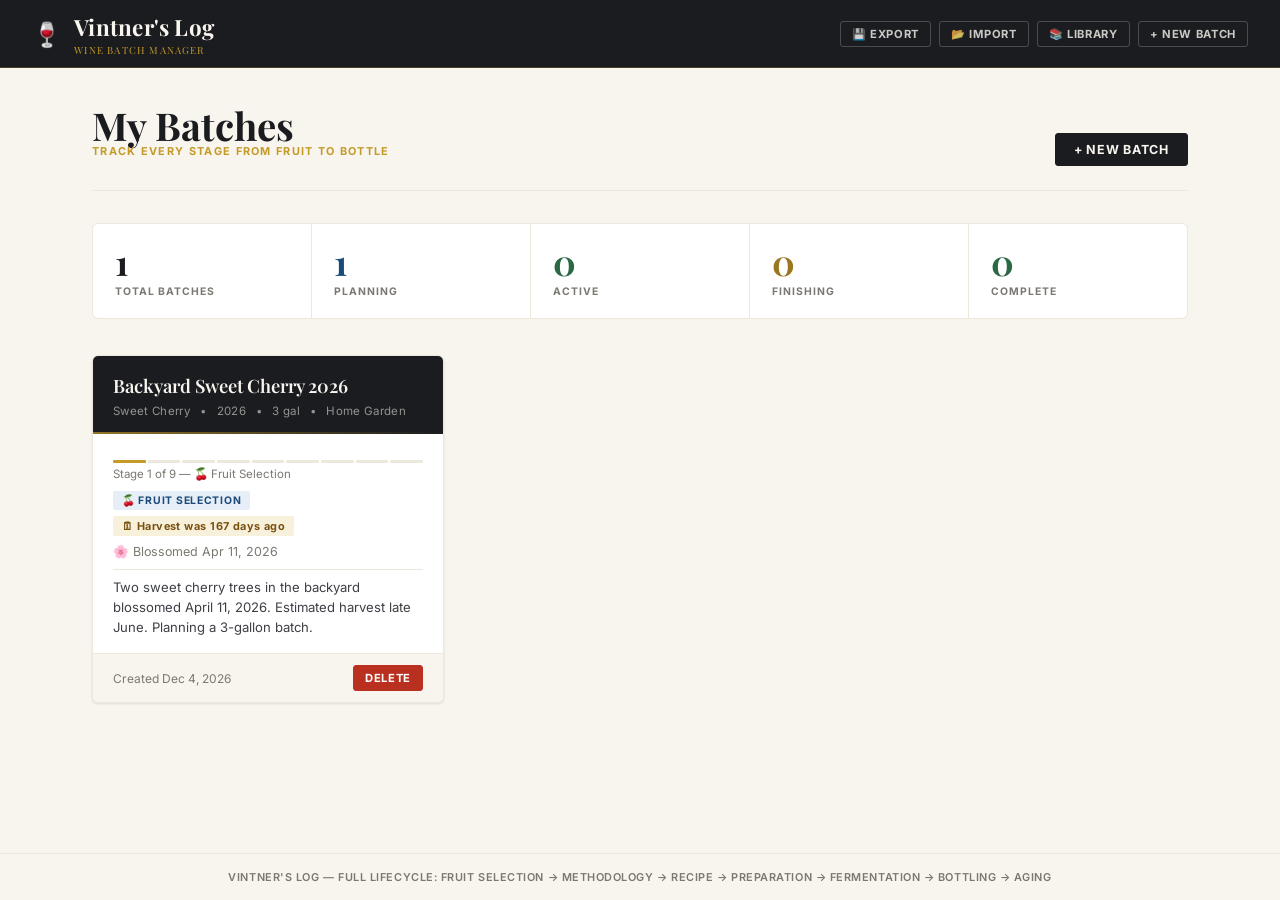
<file: vintners-log-standalone.html>
<!DOCTYPE html>
<html lang="en">
<head>
  <meta charset="UTF-8" />
  <meta name="viewport" content="width=device-width, initial-scale=1.0" />
  <title>Vintner's Log — Wine Batch Manager</title>
  <link rel="preconnect" href="https://fonts.googleapis.com" />
  <link rel="preconnect" href="https://fonts.gstatic.com" crossorigin />
  <link href="https://fonts.googleapis.com/css2?family=Playfair+Display:wght@400;600;700&family=Inter:wght@400;500;600&display=swap" rel="stylesheet" />
  <style>
    /* ── Design Tokens — WSWC editorial palette ─────────────────── */
    :root {
      /* Primary — editorial charcoal (WSWC dark header/chrome) */
      --charcoal:    #1A1C20;
      --charcoal-l:  #2C3038;
      --charcoal-xl: #3D4149;
      /* Wine — deep merlot, used as a warm accent */
      --wine:        #5C1A28;
      --wine-l:      #8B2A3F;
      /* Backward-compat aliases referenced in JS-generated HTML */
      --burgundy:    var(--charcoal);
      --burgundy-d:  var(--charcoal);
      --burgundy-l:  var(--charcoal-l);
      /* Accent — warm amber gold */
      --gold:        #C49A28;
      --gold-l:      #E0B84A;
      --gold-pale:   #F7F1DC;
      /* Backgrounds */
      --cream:       #F8F5EE;
      --cream-d:     #EDE8DC;
      /* Text */
      --ink:         #1A1C20;
      --ink-l:       #3D3F45;
      --muted:       #7A7870;
      /* Status */
      --green:       #2B6844;
      --green-l:     #E6F2EC;
      --blue:        #1A4A7A;
      --blue-l:      #E6EEF8;
      --orange:      #B5481A;
      --orange-l:    #FDF0E6;
      --white:       #FFFFFF;
      /* Shadows — neutral, not wine-tinted */
      --shadow-sm:   0 1px 3px rgba(26,28,32,.07), 0 1px 2px rgba(26,28,32,.04);
      --shadow-md:   0 4px 20px rgba(26,28,32,.10), 0 2px 6px rgba(26,28,32,.05);
      --shadow-lg:   0 12px 40px rgba(26,28,32,.14), 0 4px 12px rgba(26,28,32,.07);
      /* Shape — tighter corners for editorial feel */
      --radius:      3px;
      --radius-lg:   6px;
      /* Typography */
      --font-head:   'Playfair Display', Georgia, serif;
      --font-body:   'Inter', 'Helvetica Neue', Arial, sans-serif;
    }

    /* ── Reset & Base ──────────────────────────────────────────── */
    *, *::before, *::after { box-sizing: border-box; margin: 0; padding: 0; }
    html { font-size: 16px; }
    body {
      font-family: var(--font-body);
      background: var(--cream);
      color: var(--ink);
      min-height: 100vh;
      display: flex;
      flex-direction: column;
    }
    a { color: var(--wine); text-decoration: none; }
    button { font-family: inherit; cursor: pointer; border: none; }

    /* ── Header ────────────────────────────────────────────────── */
    .app-header {
      background: var(--charcoal);
      color: var(--cream);
      padding: 0 32px;
      display: flex;
      align-items: center;
      justify-content: space-between;
      height: 68px;
      border-bottom: 1px solid rgba(196,154,40,.28);
      position: sticky;
      top: 0;
      z-index: 100;
    }
    .app-header .logo {
      display: flex;
      align-items: center;
      gap: 12px;
      font-family: var(--font-head);
      font-size: 1.4rem;
      font-weight: 700;
      letter-spacing: .01em;
    }
    .app-header .logo .icon { font-size: 1.5rem; line-height: 1; }
    .app-header .logo .sub {
      font-size: .62rem;
      font-weight: 400;
      color: var(--gold);
      letter-spacing: .12em;
      text-transform: uppercase;
      display: block;
      line-height: 1;
      margin-top: 3px;
    }
    .header-actions {
      display: flex;
      gap: 8px;
      align-items: center;
    }

    /* ── Buttons ───────────────────────────────────────────────── */
    .btn {
      display: inline-flex;
      align-items: center;
      gap: 6px;
      padding: 8px 18px;
      border-radius: var(--radius);
      font-size: .78rem;
      font-family: var(--font-body);
      font-weight: 700;
      letter-spacing: .06em;
      text-transform: uppercase;
      transition: all .15s;
      cursor: pointer;
      border: 1.5px solid transparent;
    }
    .btn-primary {
      background: var(--charcoal);
      color: var(--cream);
      border-color: var(--charcoal);
    }
    .btn-primary:hover { background: var(--charcoal-l); border-color: var(--charcoal-l); }
    .btn-gold {
      background: var(--gold);
      color: var(--charcoal);
      border-color: var(--gold);
    }
    .btn-gold:hover { background: var(--gold-l); border-color: var(--gold-l); }
    .btn-outline {
      background: transparent;
      color: var(--charcoal);
      border-color: var(--charcoal);
    }
    .btn-outline:hover { background: var(--charcoal); color: var(--cream); }
    .btn-ghost {
      background: transparent;
      color: rgba(248,245,238,.8);
      border-color: rgba(248,245,238,.22);
      font-size: .7rem;
    }
    .btn-ghost:hover { background: rgba(255,255,255,.08); border-color: rgba(248,245,238,.5); color: var(--cream); }
    .btn-danger {
      background: #b93020;
      color: #fff;
      border-color: #b93020;
    }
    .btn-danger:hover { background: #962818; }
    .btn-sm { padding: 5px 11px; font-size: .7rem; }
    .btn:disabled { opacity: .4; cursor: not-allowed; }

    /* ── Layout ────────────────────────────────────────────────── */
    .app-body { flex: 1; padding: 36px 32px; max-width: 1160px; margin: 0 auto; width: 100%; }

    /* ── Views ─────────────────────────────────────────────────── */
    .view { display: none; }
    .view.active { display: block; }

    /* ── Dashboard ─────────────────────────────────────────────── */
    .dashboard-header {
      display: flex;
      align-items: flex-end;
      justify-content: space-between;
      margin-bottom: 32px;
      flex-wrap: wrap;
      gap: 16px;
      padding-bottom: 24px;
      border-bottom: 1px solid var(--cream-d);
    }
    .dashboard-header h1 {
      font-family: var(--font-head);
      font-size: 2.4rem;
      font-weight: 700;
      color: var(--ink);
      line-height: 1.1;
    }
    .dashboard-header h1 span {
      font-family: var(--font-body);
      font-size: .68rem;
      font-weight: 700;
      color: var(--gold);
      text-transform: uppercase;
      letter-spacing: .12em;
      display: block;
      margin-bottom: 8px;
    }

    /* Stats bar — unified strip */
    .stats-bar {
      display: grid;
      grid-template-columns: repeat(auto-fit, minmax(120px, 1fr));
      margin-bottom: 36px;
      background: var(--cream-d);
      border: 1px solid var(--cream-d);
      border-radius: var(--radius-lg);
      overflow: hidden;
      gap: 1px;
    }
    .stat-card {
      background: var(--white);
      padding: 20px 22px;
      border-left: none;
    }
    .stat-card .val {
      font-family: var(--font-head);
      font-size: 2.2rem;
      font-weight: 700;
      color: var(--ink);
      line-height: 1;
    }
    .stat-card .lbl {
      font-size: .65rem;
      font-weight: 700;
      color: var(--muted);
      text-transform: uppercase;
      letter-spacing: .1em;
      margin-top: 6px;
    }
    .stat-card.green .val { color: var(--green); }
    .stat-card.gold  .val { color: var(--gold-d, #9A7620); }
    .stat-card.orange .val { color: var(--orange); }

    /* Batch grid */
    .batch-grid {
      display: grid;
      grid-template-columns: repeat(auto-fill, minmax(320px, 1fr));
      gap: 20px;
    }
    .empty-state {
      grid-column: 1/-1;
      text-align: center;
      padding: 80px 20px;
      color: var(--muted);
    }
    .empty-state .icon { font-size: 3rem; margin-bottom: 14px; }
    .empty-state p { font-size: 1rem; }

    /* Batch card */
    .batch-card {
      background: var(--white);
      border-radius: var(--radius-lg);
      box-shadow: var(--shadow-sm);
      overflow: hidden;
      cursor: pointer;
      transition: box-shadow .22s, transform .18s, border-color .18s;
      border: 1px solid var(--cream-d);
      display: flex;
      flex-direction: column;
    }
    .batch-card:hover {
      box-shadow: var(--shadow-md);
      transform: translateY(-3px);
      border-color: rgba(196,154,40,.55);
    }
    .card-header {
      background: var(--charcoal);
      padding: 18px 20px 16px;
      color: var(--cream);
      position: relative;
    }
    .card-header::after {
      content: '';
      position: absolute;
      bottom: 0; left: 0; right: 0;
      height: 2px;
      background: linear-gradient(90deg, var(--gold) 0%, transparent 100%);
      opacity: .7;
    }
    .card-header .batch-name {
      font-family: var(--font-head);
      font-size: 1.15rem;
      font-weight: 600;
      line-height: 1.3;
      margin-bottom: 6px;
    }
    .card-header .batch-meta {
      display: flex;
      gap: 10px;
      flex-wrap: wrap;
      font-size: .72rem;
      color: rgba(248,245,238,.55);
      letter-spacing: .03em;
    }
    .card-body { padding: 16px 20px; flex: 1; }
    .card-footer {
      padding: 11px 20px;
      background: var(--cream);
      border-top: 1px solid var(--cream-d);
      display: flex;
      align-items: center;
      justify-content: space-between;
    }

    /* Stage pill */
    .stage-pill {
      display: inline-flex;
      align-items: center;
      gap: 4px;
      padding: 3px 9px;
      border-radius: 2px;
      font-size: .65rem;
      font-weight: 700;
      text-transform: uppercase;
      letter-spacing: .07em;
    }
    .stage-planning    { background: var(--blue-l);   color: var(--blue); }
    .stage-preparation { background: var(--orange-l); color: var(--orange); }
    .stage-fermentation{ background: var(--green-l);  color: var(--green); }
    .stage-aging       { background: var(--gold-pale); color: #7A5010; }
    .stage-complete    { background: var(--cream-d);  color: var(--muted); }

    /* Mini stage progress */
    .mini-pipeline {
      display: flex;
      gap: 2px;
      margin: 10px 0 4px;
    }
    .mini-stage {
      height: 3px;
      flex: 1;
      border-radius: 1px;
      background: var(--cream-d);
      transition: background .3s;
    }
    .mini-stage.done    { background: var(--green); }
    .mini-stage.current { background: var(--gold); }
    .mini-stage.pending { background: var(--cream-d); }

    /* Countdown chip */
    .countdown-chip {
      display: inline-flex;
      align-items: center;
      gap: 4px;
      background: var(--gold-pale);
      color: #7A5010;
      border-radius: 2px;
      padding: 3px 9px;
      font-size: .68rem;
      font-weight: 700;
      letter-spacing: .04em;
    }

    /* ── Modal ─────────────────────────────────────────────────── */
    .modal-overlay {
      display: none;
      position: fixed;
      inset: 0;
      background: rgba(26,28,32,.62);
      z-index: 200;
      align-items: center;
      justify-content: center;
      padding: 20px;
      backdrop-filter: blur(2px);
    }
    .modal-overlay.open { display: flex; }
    .modal {
      background: var(--white);
      border-radius: var(--radius-lg);
      box-shadow: var(--shadow-lg);
      width: 100%;
      max-width: 560px;
      max-height: 90vh;
      overflow-y: auto;
      display: flex;
      flex-direction: column;
    }
    .modal-header {
      background: var(--charcoal);
      color: var(--cream);
      padding: 20px 24px;
      border-radius: var(--radius-lg) var(--radius-lg) 0 0;
      display: flex;
      align-items: center;
      justify-content: space-between;
      border-bottom: 2px solid var(--gold);
    }
    .modal-header h2 {
      font-family: var(--font-head);
      font-size: 1.25rem;
      font-weight: 600;
      letter-spacing: .01em;
    }
    .modal-close {
      background: transparent;
      color: var(--cream);
      font-size: 1.4rem;
      line-height: 1;
      padding: 0 4px;
      opacity: .55;
      cursor: pointer;
      border: none;
      transition: opacity .15s;
    }
    .modal-close:hover { opacity: 1; }
    .modal-body { padding: 24px; }
    .modal-footer {
      padding: 16px 24px;
      background: var(--cream);
      border-top: 1px solid var(--cream-d);
      display: flex;
      justify-content: flex-end;
      gap: 10px;
      border-radius: 0 0 var(--radius-lg) var(--radius-lg);
    }

    /* ── Form Styles ───────────────────────────────────────────── */
    .form-group { margin-bottom: 18px; }
    .form-group label {
      display: block;
      font-size: .68rem;
      font-weight: 700;
      color: var(--muted);
      margin-bottom: 6px;
      text-transform: uppercase;
      letter-spacing: .09em;
    }
    .form-group input,
    .form-group select,
    .form-group textarea {
      width: 100%;
      padding: 10px 12px;
      border: 1px solid var(--cream-d);
      border-radius: var(--radius);
      font-family: inherit;
      font-size: .95rem;
      color: var(--ink);
      background: var(--white);
      transition: border-color .15s, box-shadow .15s;
    }
    .form-group input:focus,
    .form-group select:focus,
    .form-group textarea:focus {
      outline: none;
      border-color: var(--gold);
      box-shadow: 0 0 0 3px rgba(196,154,40,.12);
    }
    .form-group textarea { resize: vertical; min-height: 70px; }
    .form-row { display: grid; grid-template-columns: 1fr 1fr; gap: 14px; }
    .form-hint { font-size: .75rem; color: var(--muted); margin-top: 4px; }

    /* ── Toast ─────────────────────────────────────────────────── */
    #toast-container {
      position: fixed;
      bottom: 24px;
      right: 24px;
      display: flex;
      flex-direction: column;
      gap: 8px;
      z-index: 9999;
    }
    .toast {
      background: var(--charcoal);
      color: var(--cream);
      padding: 12px 18px;
      border-radius: var(--radius);
      font-size: .88rem;
      box-shadow: var(--shadow-md);
      opacity: 0;
      transform: translateY(8px);
      animation: toastIn .2s forwards, toastOut .3s 2.8s forwards;
      max-width: 320px;
      border-left: 3px solid var(--gold);
    }
    .toast.success { background: var(--green); border-left-color: rgba(255,255,255,.3); }
    .toast.error   { background: #b93020; border-left-color: rgba(255,255,255,.3); }
    @keyframes toastIn  { to { opacity: 1; transform: translateY(0); } }
    @keyframes toastOut { to { opacity: 0; transform: translateY(8px); } }

    /* ── Batch Detail View ─────────────────────────────────────── */
    .back-btn {
      display: inline-flex;
      align-items: center;
      gap: 6px;
      background: transparent;
      border: none;
      color: var(--muted);
      font-family: var(--font-body);
      font-size: .68rem;
      font-weight: 700;
      letter-spacing: .08em;
      text-transform: uppercase;
      cursor: pointer;
      padding: 6px 0;
      margin-bottom: 20px;
      transition: color .15s;
    }
    .back-btn:hover { color: var(--ink); }

    .detail-hero {
      background: var(--charcoal);
      color: var(--cream);
      border-radius: var(--radius-lg);
      padding: 28px 32px;
      margin-bottom: 28px;
      display: flex;
      align-items: flex-start;
      justify-content: space-between;
      flex-wrap: wrap;
      gap: 16px;
      border-bottom: 3px solid var(--gold);
    }
    .detail-hero h2 {
      font-family: var(--font-head);
      font-size: 2.1rem;
      font-weight: 700;
      margin-bottom: 10px;
      line-height: 1.15;
    }
    .detail-hero .meta {
      display: flex;
      flex-wrap: wrap;
      gap: 16px;
      font-size: .76rem;
      color: rgba(248,245,238,.55);
      letter-spacing: .03em;
    }
    .detail-hero .meta span { display: flex; align-items: center; gap: 4px; }

    /* Stage Pipeline */
    .stage-pipeline {
      display: flex;
      align-items: center;
      margin-bottom: 32px;
      overflow-x: auto;
      padding: 20px 0 16px;
      gap: 0;
      border-bottom: 1px solid var(--cream-d);
    }
    .pipeline-step {
      display: flex;
      flex-direction: column;
      align-items: center;
      flex: 1;
      min-width: 68px;
      position: relative;
      cursor: default;
    }
    .pipeline-step.done { cursor: pointer; }
    .pipeline-step.done:hover .step-circle { background: var(--gold); border-color: var(--gold); color: var(--charcoal); }
    .pipeline-step.done:hover .step-label  { color: var(--gold); }
    .pipeline-step::before {
      content: '';
      position: absolute;
      top: 15px;
      left: -50%;
      width: 100%;
      height: 2px;
      background: var(--cream-d);
      z-index: 0;
    }
    .pipeline-step:first-child::before { display: none; }
    .pipeline-step.done::before    { background: var(--green); }
    .pipeline-step.current::before { background: var(--gold); }

    .step-circle {
      width: 32px;
      height: 32px;
      border-radius: 50%;
      display: flex;
      align-items: center;
      justify-content: center;
      font-size: .88rem;
      border: 2px solid var(--cream-d);
      background: var(--white);
      position: relative;
      z-index: 1;
      transition: all .2s;
    }
    .pipeline-step.done    .step-circle { background: var(--green);  border-color: var(--green);  color: #fff; font-size: .78rem; }
    .pipeline-step.current .step-circle { background: var(--gold);   border-color: var(--gold);   color: var(--charcoal); box-shadow: 0 0 0 4px rgba(196,154,40,.2); }
    .pipeline-step.pending .step-circle { background: var(--white);  border-color: var(--cream-d); color: var(--muted); }

    .step-label {
      font-size: .6rem;
      text-align: center;
      margin-top: 6px;
      color: var(--muted);
      line-height: 1.2;
      max-width: 60px;
      letter-spacing: .02em;
    }
    .pipeline-step.done    .step-label { color: var(--green); font-weight: 700; }
    .pipeline-step.current .step-label { color: var(--gold);  font-weight: 700; }

    /* Stage Content Card */
    .stage-card {
      background: var(--white);
      border-radius: var(--radius-lg);
      box-shadow: var(--shadow-sm);
      margin-bottom: 20px;
      overflow: hidden;
      border: 1px solid var(--cream-d);
    }
    .stage-card-header {
      background: var(--cream);
      padding: 14px 24px;
      display: flex;
      align-items: center;
      justify-content: space-between;
      border-bottom: 1px solid var(--cream-d);
    }
    .stage-card-header h3 {
      font-family: var(--font-head);
      font-size: 1.15rem;
      color: var(--ink);
      display: flex;
      align-items: center;
      gap: 8px;
    }
    .stage-card-body { padding: 24px; }
    .stage-actions {
      display: flex;
      align-items: center;
      justify-content: space-between;
      flex-wrap: wrap;
      gap: 10px;
      padding: 16px 24px;
      background: var(--cream);
      border-top: 1px solid var(--cream-d);
    }
    .stage-actions .hint { font-size: .78rem; color: var(--muted); }

    /* Section divider inside stage */
    .section-title {
      font-size: .65rem;
      font-weight: 700;
      text-transform: uppercase;
      letter-spacing: .11em;
      color: var(--muted);
      border-bottom: 1px solid var(--cream-d);
      padding-bottom: 8px;
      margin: 24px 0 14px;
    }
    .section-title:first-child { margin-top: 0; }

    /* Info box */
    .info-box {
      background: var(--blue-l);
      border-left: 3px solid var(--blue);
      padding: 12px 16px;
      font-size: .85rem;
      color: var(--blue);
      margin-bottom: 20px;
      line-height: 1.55;
    }
    .info-box.cherry {
      background: #FBF3F4;
      border-left-color: var(--wine);
      color: var(--wine-l);
    }

    /* Completed stage banner */
    .completed-banner {
      background: var(--green-l);
      border: 1px solid rgba(43,104,68,.25);
      padding: 10px 16px;
      display: flex;
      align-items: center;
      gap: 10px;
      font-size: .85rem;
      color: var(--green);
      margin-bottom: 16px;
    }

    /* ── Footer ────────────────────────────────────────────────── */
    .app-footer {
      text-align: center;
      padding: 16px;
      font-size: .68rem;
      font-weight: 600;
      color: var(--muted);
      letter-spacing: .05em;
      text-transform: uppercase;
      border-top: 1px solid var(--cream-d);
    }

    /* ── Intake Wizard ──────────────────────────────────────────── */
    .modal-wide { max-width: 620px; width: 96vw; }
    .wizard-progress {
      display: flex; align-items: center; justify-content: center;
      gap: 4px; padding: 14px 24px 0; background: var(--cream);
      border-bottom: 1px solid var(--cream-d);
    }
    .wz-step {
      font-family: var(--font-body); font-size: .65rem; font-weight: 700;
      color: var(--muted); padding: 5px 11px; border-radius: 2px;
      letter-spacing: .07em; text-transform: uppercase; transition: all .2s;
    }
    .wz-step.active { background: var(--charcoal); color: var(--cream); }
    .wz-step.done   { background: var(--green-l); color: var(--green); }
    .wz-sep { color: var(--cream-d); font-size: .8rem; }
    .wz-subtitle { font-size: .9rem; color: var(--ink-l); margin-bottom: 18px; }
    .fruit-grid, .ferm-grid { display: grid; grid-template-columns: repeat(auto-fill, minmax(140px,1fr)); gap: 8px; }
    .lib-card {
      border: 1px solid var(--cream-d); border-radius: var(--radius); padding: 12px;
      cursor: pointer; transition: all .18s; background: var(--white);
      display: flex; flex-direction: column; gap: 4px;
    }
    .lib-card:hover { border-color: var(--gold); background: var(--cream); }
    .lib-card.selected { border-color: var(--charcoal); background: #F0F0EE; }
    .lib-card .lc-icon { font-size: 1.4rem; }
    .lib-card .lc-name { font-family: var(--font-head); font-size: .95rem; font-weight: 600; }
    .lib-card .lc-sub  { font-size: .72rem; color: var(--muted); }
    .yeast-list { display: flex; flex-direction: column; gap: 8px; }
    .yeast-card {
      border: 1px solid var(--cream-d); border-radius: var(--radius); padding: 12px 16px;
      cursor: pointer; transition: all .18s; background: var(--white);
    }
    .yeast-card:hover { border-color: var(--gold); background: var(--cream); }
    .yeast-card.selected { border-color: var(--charcoal); background: #F0F0EE; }
    .yeast-card .yc-name { font-family: var(--font-head); font-size: 1rem; font-weight: 600; }
    .yeast-card .yc-char { font-size: .82rem; color: var(--muted); margin-top: 2px; }
    .yeast-card .yc-rec  { font-size: .68rem; color: var(--green); font-weight: 700; margin-top: 4px; text-transform: uppercase; letter-spacing: .05em; }
    .src-btn {
      padding: 7px 15px; border-radius: 2px; border: 1px solid var(--cream-d);
      background: var(--white); color: var(--ink-l); font-family: var(--font-body);
      font-size: .78rem; cursor: pointer; transition: all .18s; margin-right: 8px;
      font-weight: 600; letter-spacing: .04em; text-transform: uppercase;
    }
    .src-btn.active { background: var(--charcoal); border-color: var(--charcoal); color: var(--cream); }
    /* Review panel */
    .review-section { margin-bottom: 18px; }
    .review-section h4 { font-family: var(--font-head); font-size: 1rem; color: var(--ink); margin-bottom: 8px; }
    .review-label { font-size: .65rem; text-transform: uppercase; letter-spacing: .09em; color: var(--muted); margin-bottom: 4px; font-weight: 700; }
    .review-value { font-size: .95rem; color: var(--ink); }
    .ing-table { width: 100%; border-collapse: collapse; font-size: .85rem; }
    .ing-table th { text-align: left; padding: 5px 8px; color: var(--muted); font-weight: 700; font-size: .65rem; text-transform: uppercase; letter-spacing: .08em; border-bottom: 1px solid var(--cream-d); }
    .ing-table td { padding: 6px 8px; border-bottom: 1px solid var(--cream-d); }
    .timeline-row { display: flex; justify-content: space-between; align-items: center; font-size: .83rem; padding: 6px 0; border-bottom: 1px solid var(--cream-d); }
    .timeline-row:last-child { border-bottom: none; }
    .timeline-stage { font-weight: 600; color: var(--ink-l); }
    .timeline-dates { color: var(--muted); }

    /* ── Library Browser ────────────────────────────────────────── */
    .modal-xl { max-width: 780px; width: 96vw; max-height: 90vh; display: flex; flex-direction: column; }
    .modal-xl .modal-body { overflow-y: auto; flex: 1; }
    .lib-tabs { display: flex; gap: 0; border-bottom: 1px solid var(--cream-d); margin-bottom: 20px; }
    .lib-tab {
      padding: 10px 18px; font-family: var(--font-body); font-size: .68rem; font-weight: 700;
      letter-spacing: .08em; text-transform: uppercase;
      color: var(--muted); border: none; background: transparent; cursor: pointer;
      border-bottom: 2px solid transparent; margin-bottom: -1px; transition: all .18s;
    }
    .lib-tab.active { color: var(--ink); border-bottom-color: var(--charcoal); }
    .lib-tab:hover:not(.active) { color: var(--ink); }
    .lib-section { display: none; }
    .lib-section.active { display: block; }
    .lib-detail-grid { display: grid; grid-template-columns: repeat(auto-fill, minmax(220px,1fr)); gap: 12px; margin-bottom: 20px; }
    .lib-detail-card {
      border: 1px solid var(--cream-d); border-radius: var(--radius); padding: 16px;
      background: var(--white); position: relative; transition: border-color .18s;
    }
    .lib-detail-card:hover { border-color: rgba(196,154,40,.5); }
    .lib-detail-card.custom-entry { border-color: var(--gold); background: #FDFBF4; }
    .lib-detail-card .ldc-name { font-family: var(--font-head); font-size: 1rem; font-weight: 700; margin-bottom: 6px; }
    .lib-detail-card .ldc-tag { font-size: .65rem; font-weight: 700; text-transform: uppercase; letter-spacing: .08em; color: var(--muted); margin-bottom: 8px; }
    .lib-detail-card .ldc-row { font-size: .8rem; color: var(--ink-l); margin-bottom: 3px; }
    .lib-detail-card .ldc-row strong { color: var(--ink); }
    .lib-detail-card .ldc-delete {
      position: absolute; top: 8px; right: 8px; background: none; border: none;
      color: var(--muted); font-size: 1rem; cursor: pointer; padding: 2px 6px;
      border-radius: 2px; line-height: 1;
    }
    .lib-detail-card .ldc-delete:hover { background: #FEE2E2; color: var(--orange); }
    .add-custom-form {
      background: var(--cream); border: 1px solid var(--cream-d); border-radius: var(--radius);
      padding: 18px; margin-top: 12px;
    }
    .add-custom-form h4 { font-family: var(--font-head); font-size: .95rem; margin-bottom: 14px; color: var(--ink); }
    .add-custom-toggle {
      display: inline-flex; align-items: center; gap: 6px; font-size: .68rem; font-weight: 700;
      text-transform: uppercase; letter-spacing: .08em;
      color: var(--ink-l); cursor: pointer; background: none; border: none;
      padding: 4px 0; margin-top: 8px; transition: color .15s;
    }
    .add-custom-toggle:hover { color: var(--charcoal); }
  </style>
</head>
<body>

<!-- ═══ HEADER ══════════════════════════════════════════════════════ -->
<header class="app-header">
  <div class="logo">
    <span class="icon">🍷</span>
    <div>
      Vintner's Log
      <span class="sub">Wine Batch Manager</span>
    </div>
  </div>
  <div class="header-actions">
    <button class="btn btn-ghost btn-sm" onclick="exportData()" title="Download all data as JSON">💾 Export</button>
    <label class="btn btn-ghost btn-sm" title="Restore from a previous export" style="cursor:pointer">
      📂 Import<input type="file" accept=".json" onchange="importData(this)" style="display:none" />
    </label>
    <button class="btn btn-ghost btn-sm" onclick="openLibrary()">📚 Library</button>
    <button class="btn btn-ghost btn-sm" onclick="openNewBatchModal()">+ New Batch</button>
  </div>
</header>

<!-- ═══ MAIN BODY ════════════════════════════════════════════════════ -->
<main class="app-body">

  <!-- BATCH DETAIL VIEW -->
  <div id="view-detail" class="view">

    <button class="back-btn" onclick="showDashboard()">&#8592; All Batches</button>

    <!-- Hero -->
    <div class="detail-hero" id="detail-hero"></div>

    <!-- Stage Pipeline -->
    <div class="stage-pipeline" id="detail-pipeline"></div>

    <!-- Stage Content -->
    <div id="detail-stage-content"></div>

  </div>

  <!-- DASHBOARD VIEW -->
  <div id="view-dashboard" class="view active">
    <div class="dashboard-header">
      <h1>
        My Batches
        <span>Track every stage from fruit to bottle</span>
      </h1>
      <button class="btn btn-primary" onclick="openNewBatchModal()">+ New Batch</button>
    </div>

    <!-- Stats -->
    <div class="stats-bar" id="stats-bar"></div>

    <!-- Batch grid -->
    <div class="batch-grid" id="batch-grid"></div>
  </div>

</main>

<!-- ═══ FOOTER ═══════════════════════════════════════════════════════ -->
<footer class="app-footer">
  Vintner's Log &mdash; Full lifecycle: Fruit Selection → Methodology → Recipe → Preparation → Fermentation → Bottling → Aging
</footer>

<!-- ═══ NEW BATCH WIZARD ═════════════════════════════════════════════ -->
<div class="modal-overlay" id="modal-new-batch">
  <div class="modal modal-wide">
    <div class="modal-header">
      <h2>🍇 New Batch</h2>
      <button class="modal-close" onclick="closeWizard()">&times;</button>
    </div>
    <div class="wizard-progress" id="wz-progress">
      <div class="wz-step active" id="wz-prog-1">Fruit</div>
      <div class="wz-sep">›</div>
      <div class="wz-step" id="wz-prog-2">Method</div>
      <div class="wz-sep">›</div>
      <div class="wz-step" id="wz-prog-3">Yeast</div>
      <div class="wz-sep">›</div>
      <div class="wz-step" id="wz-prog-4">Details</div>
      <div class="wz-sep">›</div>
      <div class="wz-step" id="wz-prog-5">Review</div>
    </div>
    <div class="modal-body">
      <!-- Step 1: Fruit -->
      <div class="wz-panel" id="wz-panel-1">
        <p class="wz-subtitle">What fruit are you working with?</p>
        <div class="fruit-grid" id="wz-fruit-grid"></div>
        <div class="form-group" style="margin-top:14px">
          <label>Custom fruit (if not listed above)</label>
          <input type="text" id="wz-custom-fruit" placeholder="e.g. Gooseberry, Mango…" />
        </div>
      </div>
      <!-- Step 2: Fermentation Type -->
      <div class="wz-panel" id="wz-panel-2" style="display:none">
        <p class="wz-subtitle">How do you want to ferment?</p>
        <div class="ferm-grid" id="wz-ferm-grid"></div>
      </div>
      <!-- Step 3: Yeast -->
      <div class="wz-panel" id="wz-panel-3" style="display:none">
        <p class="wz-subtitle">Choose your yeast strain</p>
        <div class="yeast-list" id="wz-yeast-list"></div>
      </div>
      <!-- Step 4: Batch Details -->
      <div class="wz-panel" id="wz-panel-4" style="display:none">
        <p class="wz-subtitle">Tell us about this batch</p>
        <div class="form-group">
          <label>Fruit Source</label>
          <input type="text" id="wz-source-detail" placeholder="e.g. backyard trees, farmers market, local farm…" />
        </div>
        <div class="form-row">
          <div class="form-group">
            <label>Start / Harvest Date</label>
            <input type="date" id="wz-start-date" />
            <p class="form-hint">Can be updated later if not known yet.</p>
          </div>
          <div class="form-group">
            <label>Vintage Year</label>
            <input type="number" id="wz-year" min="2000" max="2100" />
          </div>
        </div>
        <div class="form-row">
          <div class="form-group">
            <label>Batch Size (gallons)</label>
            <input type="number" id="wz-gallons" placeholder="3" step="0.5" min="0.5" />
          </div>
          <div class="form-group">
            <label>Target ABV %</label>
            <input type="number" id="wz-abv" placeholder="12" step="0.5" min="5" max="20" />
          </div>
        </div>
      </div>
      <!-- Step 5: Review -->
      <div class="wz-panel" id="wz-panel-5" style="display:none">
        <div id="wz-review-content"></div>
      </div>
    </div>
    <div class="modal-footer" style="justify-content:space-between">
      <button class="btn btn-outline" id="wz-back-btn" onclick="wizardBack()" style="display:none">← Back</button>
      <div style="display:flex;gap:10px;margin-left:auto">
        <button class="btn btn-outline" onclick="closeWizard()">Cancel</button>
        <button class="btn btn-primary" id="wz-next-btn" onclick="wizardNext()">Next →</button>
        <button class="btn btn-gold" id="wz-create-btn" onclick="createBatchFromWizard()" style="display:none">Start Batch</button>
      </div>
    </div>
  </div>
</div>

<!-- ═══ LIBRARY BROWSER MODAL ════════════════════════════════════════ -->
<div class="modal-overlay" id="modal-library">
  <div class="modal modal-xl">
    <div class="modal-header">
      <h2>📚 Library</h2>
      <button class="modal-close" onclick="closeModal('modal-library')">&times;</button>
    </div>
    <div class="modal-body">
      <div class="lib-tabs">
        <button class="lib-tab active" onclick="switchLibTab('fruits')">🍒 Fruits</button>
        <button class="lib-tab" onclick="switchLibTab('fermentation')">⚗️ Fermentation</button>
        <button class="lib-tab" onclick="switchLibTab('yeast')">🧫 Yeast</button>
        <button class="lib-tab" onclick="switchLibTab('recipes')">📋 Recipes</button>
      </div>
      <div class="lib-section active" id="lib-fruits"></div>
      <div class="lib-section" id="lib-fermentation"></div>
      <div class="lib-section" id="lib-yeast"></div>
      <div class="lib-section" id="lib-recipes"></div>
    </div>
    <div class="modal-footer">
      <button class="btn btn-outline" onclick="closeModal('modal-library')">Close</button>
    </div>
  </div>
</div>

<!-- ═══ TOAST CONTAINER ═══════════════════════════════════════════════ -->
<div id="toast-container"></div>

<!-- ═══ SHARED CORE (also used by wine-tests.html) ═══════════════════ -->
<script>
// ═══════════════════════════════════════════════════════════════════
//  wine-core.js — pure logic & data layer for Vintner's Log
//  Shared between wine.html (the app) and wine-tests.html (the tests)
//  No DOM dependencies — safe to unit test directly.
// ═══════════════════════════════════════════════════════════════════

// ─── Constants ──────────────────────────────────────────────────────
var STORAGE_KEY = 'vintners_log_v1';

var STAGES = [
  { id: 'fruit_selection',        label: 'Fruit Selection',   icon: '🍒', group: 'planning' },
  { id: 'methodology',            label: 'Methodology',       icon: '📋', group: 'planning' },
  { id: 'recipe',                 label: 'Recipe',            icon: '🧪', group: 'planning' },
  { id: 'preparation',            label: 'Preparation',       icon: '⚗️',  group: 'preparation' },
  { id: 'primary_fermentation',   label: 'Primary Ferm.',     icon: '🫧', group: 'fermentation' },
  { id: 'secondary_fermentation', label: 'Secondary Ferm.',   icon: '🔬', group: 'fermentation' },
  { id: 'clarification',          label: 'Clarification',     icon: '✨', group: 'fermentation' },
  { id: 'bottling',               label: 'Bottling',          icon: '🍾', group: 'aging' },
  { id: 'aging',                  label: 'Aging',             icon: '🪵', group: 'aging' },
];

var STAGE_IDS = STAGES.map(s => s.id);

var GROUP_CLASS = {
  planning:     'stage-planning',
  preparation:  'stage-preparation',
  fermentation: 'stage-fermentation',
  aging:        'stage-aging',
  complete:     'stage-complete',
};

// ─── Data Layer ──────────────────────────────────────────────────────
function loadData() {
  try {
    const raw = localStorage.getItem(STORAGE_KEY);
    return raw ? JSON.parse(raw) : { batches: [] };
  } catch { return { batches: [] }; }
}

function saveData(data) {
  localStorage.setItem(STORAGE_KEY, JSON.stringify(data));
}

function getData() { return loadData(); }

function seedCherryBatch() {
  const data = loadData();
  const already = data.batches.find(b => b.id === 'cherry-2026-seed');
  if (already) return;

  const cherryBatch = {
    id: 'cherry-2026-seed',
    name: 'Backyard Sweet Cherry 2026',
    fruit: 'Sweet Cherry',
    year: 2026,
    gallons: 3,
    source: 'Home Garden',
    harvest_date: '2026-06-20',
    blossom_date: '2026-04-11',
    current_stage: 'fruit_selection',
    completed_stages: [],
    created: new Date().toISOString(),
    notes: 'Two sweet cherry trees in the backyard blossomed April 11, 2026. Estimated harvest late June. Planning a 3-gallon batch.',
    stages: {}
  };

  data.batches.unshift(cherryBatch);
  saveData(data);
}

// ─── Utilities ───────────────────────────────────────────────────────
function generateId() {
  return Date.now().toString(36) + Math.random().toString(36).slice(2, 6);
}

function formatDate(iso) {
  if (!iso) return '—';
  const d = new Date(iso + (iso.length === 10 ? 'T00:00:00' : ''));
  return d.toLocaleDateString('en-US', { month: 'short', day: 'numeric', year: 'numeric' });
}

function daysUntil(isoDate) {
  if (!isoDate) return null;
  const target = new Date(isoDate + 'T00:00:00');
  const now = new Date();
  now.setHours(0, 0, 0, 0);
  return Math.ceil((target - now) / 86400000);
}

function stageIndex(stageId) {
  return STAGE_IDS.indexOf(stageId);
}

function getStageInfo(stageId) {
  return STAGES.find(s => s.id === stageId) || STAGES[0];
}

function batchProgress(batch) {
  const idx = stageIndex(batch.current_stage);
  return { current: idx, total: STAGES.length };
}

function batchGroupClass(batch) {
  if (batch.completed_stages?.length === STAGES.length) return 'stage-complete';
  const info = getStageInfo(batch.current_stage);
  return GROUP_CLASS[info.group] || 'stage-planning';
}

// ─── HTML Escape ──────────────────────────────────────────────────────
function escHtml(str) {
  if (!str) return '';
  return String(str)
    .replace(/&/g, '&amp;')
    .replace(/</g, '&lt;')
    .replace(/>/g, '&gt;')
    .replace(/"/g, '&quot;');
}

// ─── Cherry Recipe Defaults ──────────────────────────────────────────
// Extracted so tests can verify scaling without parsing the stage renderer.
function cherryRecipeDefaults(gallons) {
  return [
    { name: 'Sweet Cherries',          amount: (6.5 * gallons).toFixed(1), unit: 'lbs' },
    { name: 'Granulated Sugar',        amount: (2.0 * gallons).toFixed(1), unit: 'lbs' },
    { name: 'Water',                   amount: (0.6 * gallons).toFixed(2), unit: 'gallons' },
    { name: 'Pectic Enzyme',           amount: (0.5 * gallons).toFixed(1), unit: 'tsp' },
    { name: 'Acid Blend',              amount: (0.5 * gallons).toFixed(1), unit: 'tsp' },
    { name: 'Yeast Nutrient',          amount: (1.0 * gallons).toFixed(1), unit: 'tsp' },
    { name: 'Potassium Metabisulfite', amount: (0.25 * gallons).toFixed(2), unit: 'tsp' },
  ];
}

// ─── ABV Estimator ────────────────────────────────────────────────────
function estimateAbv(og, fg) {
  return parseFloat(((og - fg) * 131.25).toFixed(1));
}

// ═══════════════════════════════════════════════════════════════════
//  LIBRARY — Fruits, Fermentation Types, Yeast, Recipes
// ═══════════════════════════════════════════════════════════════════

var FRUIT_LIBRARY = [
  { id:'sweet_cherry', name:'Sweet Cherry', varieties:['Bing','Rainier','Chelan','Lapins','Backyard Sweet'],
    season:'June–July', lbs_per_gallon:{min:5,ideal:6.5,max:8}, brix_typical:{min:18,max:24},
    ph_typical:{min:3.3,max:3.8}, acid:'low', sugar:'high',
    notes:'High sugar, mild acid. Add acid blend. Produces rich, fruit-forward wines. Color deepens with skin contact.',
    tags:['stone fruit','low acid','high sugar'], recipe_id:'stone_fruit' },

  { id:'sour_cherry', name:'Sour / Tart Cherry', varieties:['Montmorency','Morello','Balaton'],
    season:'July', lbs_per_gallon:{min:4,ideal:6,max:8}, brix_typical:{min:14,max:18},
    ph_typical:{min:3.0,max:3.4}, acid:'high', sugar:'medium',
    notes:'Bright acidity, complex flavor. May need sugar addition. Outstanding dessert wine potential.',
    tags:['stone fruit','high acid','tart'], recipe_id:'stone_fruit' },

  { id:'concord_grape', name:'Concord Grape', varieties:['Concord','Niagara','Catawba'],
    season:'Sept–Oct', lbs_per_gallon:{min:6,ideal:8,max:10}, brix_typical:{min:14,max:18},
    ph_typical:{min:3.0,max:3.5}, acid:'medium', sugar:'medium',
    notes:'Classic foxy grape character. Good tannin structure. Lower brix than wine grapes — chaptalization often needed.',
    tags:['grape','medium acid','foxy'], recipe_id:'grape' },

  { id:'blueberry', name:'Blueberry', varieties:['Highbush','Lowbush','Rabbiteye','Wild'],
    season:'July–Aug', lbs_per_gallon:{min:5,ideal:7,max:9}, brix_typical:{min:12,max:16},
    ph_typical:{min:3.1,max:3.6}, acid:'medium', sugar:'low-medium',
    notes:'Requires pectic enzyme — very pectin-rich. Deep color. Add sugar to reach OG. Pairs well with oak.',
    tags:['berry','medium acid','deep color'], recipe_id:'berry' },

  { id:'blackberry', name:'Blackberry', varieties:['Marionberry','Boysenberry','Wild Blackberry','Loganberry'],
    season:'July–Sept', lbs_per_gallon:{min:4,ideal:6,max:8}, brix_typical:{min:10,max:15},
    ph_typical:{min:3.0,max:3.5}, acid:'medium-high', sugar:'low-medium',
    notes:'Rich color and tannin. Earthy, bramble notes. Freeze first to maximize juice extraction.',
    tags:['berry','medium-high acid','tannic'], recipe_id:'berry' },

  { id:'raspberry', name:'Raspberry', varieties:['Heritage','Tulameen','Wild Red','Black Raspberry'],
    season:'June–Aug', lbs_per_gallon:{min:4,ideal:6,max:8}, brix_typical:{min:10,max:14},
    ph_typical:{min:2.9,max:3.4}, acid:'high', sugar:'low',
    notes:'Vibrant color and aroma. High acid — sugar addition required. Pairs beautifully with 71B yeast.',
    tags:['berry','high acid','aromatic'], recipe_id:'berry' },

  { id:'peach', name:'Peach / Nectarine', varieties:['Elberta','Reliance','Contender','Nectarine'],
    season:'July–Sept', lbs_per_gallon:{min:5,ideal:7,max:9}, brix_typical:{min:10,max:16},
    ph_typical:{min:3.3,max:4.0}, acid:'low', sugar:'medium',
    notes:'Delicate aroma — avoid high temps during fermentation. Use Côte des Blancs yeast. Pectic enzyme essential.',
    tags:['stone fruit','low acid','delicate'], recipe_id:'stone_fruit' },

  { id:'apple', name:'Apple / Crabapple', varieties:['Gravenstein','Honeycrisp','Crabapple','Fuji','Wild Apple'],
    season:'Aug–Oct', lbs_per_gallon:{min:8,ideal:12,max:16}, brix_typical:{min:10,max:14},
    ph_typical:{min:3.2,max:3.8}, acid:'medium', sugar:'medium',
    notes:'Best pressed into juice. Produces a cider-wine hybrid. MLF optional for softening. Versatile base for blends.',
    tags:['pome fruit','medium acid','crisp'], recipe_id:'apple' },

  { id:'elderberry', name:'Elderberry', varieties:['American','European','Sambucus'],
    season:'Aug–Sept', lbs_per_gallon:{min:2,ideal:3,max:4}, brix_typical:{min:10,max:14},
    ph_typical:{min:3.4,max:4.0}, acid:'medium', sugar:'low',
    notes:'Very concentrated — use less fruit per gallon. Extremely deep color and tannin. Must be fully ripe; raw berries toxic.',
    tags:['berry','medium acid','high tannin','concentrated'], recipe_id:'berry' },

  { id:'plum', name:'Plum / Damson', varieties:['Italian Prune','Damson','Greengage','Santa Rosa','Wild Plum'],
    season:'Aug–Sept', lbs_per_gallon:{min:5,ideal:7,max:9}, brix_typical:{min:14,max:20},
    ph_typical:{min:3.0,max:3.5}, acid:'medium', sugar:'medium-high',
    notes:'Rich stone-fruit character with good tannin. Remove pits before fermenting. Pairs well with RC212.',
    tags:['stone fruit','medium acid','rich'], recipe_id:'stone_fruit' },
];

var FERMENTATION_TYPES = [
  { id:'traditional', name:'Traditional', icon:'🍶',
    description:'Controlled fermentation with commercial yeast at stable room temperature. Predictable, clean results.',
    so2_use:true, timeline_days:{ preparation:2, primary:{min:7,max:14}, secondary:{min:30,max:60}, clarification:{min:14,max:30}, aging:{min:90,max:180} },
    notes:'Best for beginners. Most predictable flavor profile. Wide yeast selection available.',
    recommended_for:['sweet_cherry','blueberry','peach','plum'] },

  { id:'wild', name:'Wild / Natural', icon:'🌿',
    description:'Fermentation driven by native yeasts on the fruit skins and in the environment. Unpredictable but complex.',
    so2_use:false, timeline_days:{ preparation:3, primary:{min:14,max:28}, secondary:{min:45,max:90}, clarification:{min:21,max:45}, aging:{min:180,max:365} },
    notes:'Higher risk of off-flavors. Requires careful monitoring. Produces terroir-driven, complex wines.',
    recommended_for:['concord_grape','apple','elderberry'] },

  { id:'cold', name:'Cold Fermentation', icon:'❄️',
    description:'Low-temperature fermentation (55–65°F) to preserve delicate aromatics. Slower but fragrant results.',
    so2_use:true, timeline_days:{ preparation:2, primary:{min:14,max:21}, secondary:{min:45,max:90}, clarification:{min:14,max:21}, aging:{min:60,max:120} },
    notes:'Ideal for aromatic fruits like peach, raspberry, and elderflower. Needs temperature control.',
    recommended_for:['peach','raspberry','elderberry'] },

  { id:'quick', name:'Quick / Early Drinking', icon:'⚡',
    description:'Optimized for fast turnaround. Commercial yeast, minimal aging. Ready in 8–12 weeks.',
    so2_use:true, timeline_days:{ preparation:1, primary:{min:7,max:10}, secondary:{min:14,max:21}, clarification:{min:7,max:14}, aging:{min:30,max:60} },
    notes:'Sacrifices complexity for speed. Great for high-production summers with lots of fruit.',
    recommended_for:['blueberry','blackberry','concord_grape'] },

  { id:'semi_carbonic', name:'Semi-Carbonic', icon:'🫧',
    description:'Whole-fruit fermentation in CO₂-rich environment before pressing. Produces bright, fruity, low-tannin wines.',
    so2_use:false, timeline_days:{ preparation:3, primary:{min:5,max:10}, secondary:{min:21,max:45}, clarification:{min:14,max:21}, aging:{min:30,max:90} },
    notes:'Inspired by Beaujolais. Works best with whole intact fruit. Excellent for cherry.',
    recommended_for:['sweet_cherry','sour_cherry','plum'] },
];

var YEAST_LIBRARY = [
  { id:'71b', name:'Lalvin 71B', brand:'Lalvin', type:'commercial',
    temp_range:'59–86°F', alcohol_tolerance:'14%',
    character:'Fruity, aromatic, partially reduces malic acid (20–40%)',
    best_for:['sweet_cherry','sour_cherry','raspberry','peach','plum'],
    profile:'Produces fruity, smooth wines with reduced tartness. Enhances red fruit and floral notes.',
    notes:'Top choice for fruit wines. Reduces harsh malic acid without full MLF.' },

  { id:'ec1118', name:'Lalvin EC-1118', brand:'Lalvin', type:'commercial',
    temp_range:'50–86°F', alcohol_tolerance:'18%',
    character:'Neutral, clean, very vigorous',
    best_for:['concord_grape','elderberry','high-sugar musts','stuck fermentation rescue'],
    profile:'Workhorse champagne yeast. Ferments completely dry. Very competitive — suppresses wild yeasts.',
    notes:'Use when you need reliable fermentation to dryness. Not ideal for delicate aromatics.' },

  { id:'rc212', name:'Lalvin RC212', brand:'Lalvin', type:'commercial',
    temp_range:'60–86°F', alcohol_tolerance:'14%',
    character:'Spicy, structured, enhances color extraction',
    best_for:['concord_grape','blackberry','elderberry','plum'],
    profile:'Burgundy-style yeast. Preserves anthocyanins for deep color. Adds spice and structure.',
    notes:'Excellent for full-bodied, tannic fruit wines. Needs adequate nutrients.' },

  { id:'cote_des_blancs', name:'Red Star Côte des Blancs', brand:'Red Star', type:'commercial',
    temp_range:'50–86°F', alcohol_tolerance:'13%',
    character:'Fruity, low-foaming, emphasizes delicate aromatics',
    best_for:['peach','raspberry','apple','elderberry'],
    profile:'Slow, steady fermentation preserving delicate fruit esters. Slightly sweet finish.',
    notes:'Best used below 65°F for maximum aroma retention. May not fully ferment high-sugar musts.' },

  { id:'premier_classique', name:'Red Star Premier Classique', brand:'Red Star', type:'commercial',
    temp_range:'59–86°F', alcohol_tolerance:'13%',
    character:'Clean, reliable, versatile',
    best_for:['sweet_cherry','blueberry','apple','concord_grape'],
    profile:'All-purpose wine yeast. Reliable fermentation with clean flavor profile.',
    notes:'Good backup yeast. Works across most fruit types.' },

  { id:'d47', name:'Lalvin D47', brand:'Lalvin', type:'commercial',
    temp_range:'50–65°F', alcohol_tolerance:'14%',
    character:'Floral, spicy, complex aromatics',
    best_for:['apple','peach','elderberry'],
    profile:'Produces floral wines with honeyed notes. Must ferment cool — above 65°F produces off-flavors.',
    notes:'Cold-fermentation specialist. Excellent for aromatic styles.' },

  { id:'k1v1116', name:'Lalvin K1V-1116', brand:'Lalvin', type:'commercial',
    temp_range:'50–95°F', alcohol_tolerance:'18%',
    character:'Clean, fruity, enhances varietal character',
    best_for:['raspberry','blackberry','blueberry','sour_cherry'],
    profile:'Montpellier strain — fresh, fruity wines with excellent esters. Very temperature tolerant.',
    notes:'Great for berry wines. Produces fresh, clean fruit character.' },

  { id:'wild_native', name:'Wild / Native Yeast', brand:'Ambient', type:'wild',
    temp_range:'60–80°F', alcohol_tolerance:'variable (8–14%)',
    character:'Complex, unpredictable, terroir-driven',
    best_for:['concord_grape','apple','elderberry'],
    profile:'Uses yeasts naturally present on fruit skins and in the cellar. Unique, site-specific flavors.',
    notes:'Higher risk — possible off-flavors. Do not use SO₂ before fermentation. Monitor closely.' },
];

var RECIPE_TEMPLATES = {
  stone_fruit: {
    name:'Stone Fruit Standard',
    per_gallon:[
      { name:'Fruit (crushed, destemmed)', amount:6.5, unit:'lbs' },
      { name:'Granulated Sugar', amount:2.0, unit:'lbs' },
      { name:'Water (to volume)', amount:0.5, unit:'gallons' },
      { name:'Pectic Enzyme', amount:0.5, unit:'tsp' },
      { name:'Acid Blend', amount:0.5, unit:'tsp' },
      { name:'Yeast Nutrient', amount:1.0, unit:'tsp' },
      { name:'Potassium Metabisulfite', amount:0.25, unit:'tsp' },
    ],
    target_og:1.090, default_yeast:'71b', default_fermentation:'traditional',
    crush_method:'Hand-crush or freeze/thaw', so2_wait_hours:12,
  },
  berry: {
    name:'Berry Standard',
    per_gallon:[
      { name:'Berries (crushed or whole)', amount:6.0, unit:'lbs' },
      { name:'Granulated Sugar', amount:2.25, unit:'lbs' },
      { name:'Water (to volume)', amount:0.6, unit:'gallons' },
      { name:'Pectic Enzyme', amount:0.75, unit:'tsp' },
      { name:'Acid Blend', amount:0.25, unit:'tsp' },
      { name:'Yeast Nutrient', amount:1.0, unit:'tsp' },
      { name:'Potassium Metabisulfite', amount:0.25, unit:'tsp' },
    ],
    target_og:1.090, default_yeast:'k1v1116', default_fermentation:'traditional',
    crush_method:'Freeze then thaw, or gentle crush', so2_wait_hours:12,
  },
  grape: {
    name:'Grape / Labrusca',
    per_gallon:[
      { name:'Grapes (crushed, stems removed)', amount:8.0, unit:'lbs' },
      { name:'Granulated Sugar', amount:1.5, unit:'lbs' },
      { name:'Water (to volume)', amount:0.25, unit:'gallons' },
      { name:'Pectic Enzyme', amount:0.5, unit:'tsp' },
      { name:'Yeast Nutrient', amount:1.0, unit:'tsp' },
      { name:'Potassium Metabisulfite', amount:0.25, unit:'tsp' },
    ],
    target_og:1.085, default_yeast:'rc212', default_fermentation:'traditional',
    crush_method:'Crush and destem', so2_wait_hours:12,
  },
  apple: {
    name:'Apple / Cider-Wine',
    per_gallon:[
      { name:'Fresh Apple Juice (pressed)', amount:1.0, unit:'gallons' },
      { name:'Granulated Sugar', amount:1.0, unit:'lbs' },
      { name:'Yeast Nutrient', amount:0.5, unit:'tsp' },
      { name:'Potassium Metabisulfite', amount:0.25, unit:'tsp' },
      { name:'Pectic Enzyme', amount:0.5, unit:'tsp' },
    ],
    target_og:1.080, default_yeast:'d47', default_fermentation:'cold',
    crush_method:'Press whole fruit for juice', so2_wait_hours:12,
  },
};

// ─── Library Helpers ──────────────────────────────────────────────────
function getFruitById(id) { return FRUIT_LIBRARY.find(f => f.id === id) || null; }
function getYeastById(id) { return YEAST_LIBRARY.find(y => y.id === id) || null; }
function getFermTypeById(id) { return FERMENTATION_TYPES.find(t => t.id === id) || null; }
function getRecipeTemplate(id) { return RECIPE_TEMPLATES[id] || null; }

function scaleRecipe(templateId, gallons) {
  const t = getRecipeTemplate(templateId);
  if (!t) return [];
  return t.per_gallon.map(ing => ({
    ...ing,
    amount: parseFloat((ing.amount * gallons).toFixed(2))
  }));
}

function buildBatchType(fruitId, fermTypeId) {
  const fruit = getFruitById(fruitId);
  const ferm  = getFermTypeById(fermTypeId);
  if (!fruit || !ferm) return 'Custom Batch';
  return `${fruit.name} ${ferm.name}`;
}

function projectTimeline(fermTypeId, startDate) {
  const ferm = getFermTypeById(fermTypeId);
  if (!ferm || !startDate) return null;
  const d = new Date(startDate + 'T00:00:00');
  const add = days => { const r = new Date(d); r.setDate(r.getDate() + days); return r.toISOString().slice(0,10); };
  const tl = ferm.timeline_days;
  const prepEnd    = tl.preparation || 2;
  const primaryEnd = prepEnd + (tl.primary?.min || 7);
  const secondEnd  = primaryEnd + (tl.secondary?.min || 30);
  const clarEnd    = secondEnd + (tl.clarification?.min || 14);
  const bottleDay  = clarEnd + 1;
  const matureEnd  = bottleDay + (tl.aging?.min || 90);
  return {
    preparation:         { start: startDate,       end: add(prepEnd) },
    primary_fermentation:{ start: add(prepEnd),    end: add(primaryEnd) },
    secondary_fermentation:{ start: add(primaryEnd), end: add(secondEnd) },
    clarification:       { start: add(secondEnd),  end: add(clarEnd) },
    bottling:            { start: add(bottleDay),  end: add(bottleDay) },
    aging:               { start: add(bottleDay),  end: add(matureEnd) },
  };
}
</script>

<!-- ═══ APP SCRIPT ════════════════════════════════════════════════════ -->
<script>
// ─── Toast ───────────────────────────────────────────────────────────
function showToast(msg, type = '') {
  const tc = document.getElementById('toast-container');
  const t = document.createElement('div');
  t.className = 'toast' + (type ? ' ' + type : '');
  t.textContent = msg;
  tc.appendChild(t);
  setTimeout(() => t.remove(), 3200);
}

// ─── Modal ───────────────────────────────────────────────────────────
function openModal(id) {
  document.getElementById(id).classList.add('open');
}
function closeModal(id) {
  document.getElementById(id).classList.remove('open');
}

// ─── Intake Wizard State ──────────────────────────────────────────────
var wzState = { step: 1, fruitId: null, customFruit: '', fermId: null, yeastId: null };

function openNewBatchModal() {
  wzState = { step: 1, fruitId: null, customFruit: '', fermId: null, yeastId: null };
  document.getElementById('wz-year').value = new Date().getFullYear();
  document.getElementById('wz-start-date').value = '';
  document.getElementById('wz-gallons').value = '';
  document.getElementById('wz-abv').value = '';
  document.getElementById('wz-custom-fruit').value = '';
  document.getElementById('wz-source-detail').value = '';
  renderWzFruitGrid();
  wizardGoto(1);
  openModal('modal-new-batch');
}

function closeWizard() { closeModal('modal-new-batch'); }

function setWzSource(s) {
  wzState.source = s;
  document.getElementById('src-garden').classList.toggle('active', s === 'garden');
  document.getElementById('src-purchase').classList.toggle('active', s === 'purchase');
}

function wizardGoto(step) {
  wzState.step = step;
  for (let i = 1; i <= 5; i++) {
    document.getElementById('wz-panel-' + i).style.display = i === step ? '' : 'none';
    const prog = document.getElementById('wz-prog-' + i);
    prog.classList.toggle('active', i === step);
    prog.classList.toggle('done', i < step);
  }
  document.getElementById('wz-back-btn').style.display = step > 1 ? '' : 'none';
  document.getElementById('wz-next-btn').style.display = step < 5 ? '' : 'none';
  document.getElementById('wz-create-btn').style.display = step === 5 ? '' : 'none';
  if (step === 2) renderWzFermGrid();
  if (step === 3) renderWzYeastList();
  if (step === 5) renderWzReview();
}

function wizardNext() {
  const s = wzState.step;
  if (s === 1) {
    wzState.customFruit = document.getElementById('wz-custom-fruit').value.trim();
    if (!wzState.fruitId && !wzState.customFruit) {
      showToast('Please select or enter a fruit.', 'error'); return;
    }
  }
  if (s === 2 && !wzState.fermId) { showToast('Please choose a fermentation type.', 'error'); return; }
  if (s === 3 && !wzState.yeastId) { showToast('Please choose a yeast strain.', 'error'); return; }
  if (s === 4) {
    if (!document.getElementById('wz-gallons').value) {
      showToast('Please enter a batch size.', 'error'); return;
    }
  }
  wizardGoto(s + 1);
}

function wizardBack() { wizardGoto(wzState.step - 1); }

// Fruit grid
function renderWzFruitGrid() {
  const grid = document.getElementById('wz-fruit-grid');
  const icons = { sweet_cherry:'🍒', sour_cherry:'🍒', concord_grape:'🍇', blueberry:'🔵',
    blackberry:'⚫', raspberry:'🍓', peach:'🍑', apple:'🍏', elderberry:'🌿', plum:'🟣' };
  grid.innerHTML = allFruits().map(f => `
    <div class="lib-card${wzState.fruitId===f.id?' selected':''}" onclick="selectWzFruit('${f.id}')">
      <div class="lc-icon">${icons[f.id]||'🍷'}</div>
      <div class="lc-name">${escHtml(f.name)}</div>
      <div class="lc-sub">${escHtml(f.season)}</div>
    </div>`).join('');
}

function selectWzFruit(id) {
  wzState.fruitId = id;
  document.getElementById('wz-custom-fruit').value = '';
  renderWzFruitGrid();
  // auto-advance
  setTimeout(() => wizardNext(), 180);
}

// Fermentation grid
function renderWzFermGrid() {
  const grid = document.getElementById('wz-ferm-grid');
  grid.innerHTML = allFermTypes().map(f => `
    <div class="lib-card${wzState.fermId===f.id?' selected':''}" onclick="selectWzFerm('${f.id}')">
      <div class="lc-icon">${f.icon}</div>
      <div class="lc-name">${escHtml(f.name)}</div>
      <div class="lc-sub">${escHtml(f.description.slice(0,55))}…</div>
    </div>`).join('');
}

function selectWzFerm(id) {
  wzState.fermId = id;
  renderWzFermGrid();
  setTimeout(() => wizardNext(), 180);
}

// Yeast list — filtered to relevant strains first
function renderWzYeastList() {
  const list = document.getElementById('wz-yeast-list');
  const fid = wzState.fruitId;
  const sorted = [...allYeasts()].sort((a,b) => {
    const ar = fid && a.best_for && a.best_for.includes(fid) ? 0 : 1;
    const br = fid && b.best_for && b.best_for.includes(fid) ? 0 : 1;
    return ar - br;
  });
  list.innerHTML = sorted.map(y => {
    const rec = fid && y.best_for && y.best_for.includes(fid);
    return `<div class="yeast-card${wzState.yeastId===y.id?' selected':''}" onclick="selectWzYeast('${y.id}')">
      <div class="yc-name">${escHtml(y.name)}</div>
      <div class="yc-char">${escHtml(y.character)}</div>
      ${rec ? '<div class="yc-rec">★ Recommended for this fruit</div>' : ''}
    </div>`;
  }).join('');
}

function selectWzYeast(id) {
  wzState.yeastId = id;
  renderWzYeastList();
  setTimeout(() => wizardNext(), 180);
}

// Review panel
function renderWzReview() {
  const fruit = wzState.fruitId ? getFruitById(wzState.fruitId) : null;
  const fruitName = fruit ? fruit.name : wzState.customFruit;
  const ferm = wzState.fermId ? getFermTypeById(wzState.fermId) : null;
  const yeast = wzState.yeastId ? getYeastById(wzState.yeastId) : null;
  const gallons = parseFloat(document.getElementById('wz-gallons').value) || 1;
  const abv = document.getElementById('wz-abv').value;
  const startDate = document.getElementById('wz-start-date').value;
  const year = document.getElementById('wz-year').value;
  const batchType = buildBatchType(wzState.fruitId, wzState.fermId);
  const templateId = fruit ? fruit.recipe_id : null;
  const ingredients = templateId ? scaleRecipe(templateId, gallons) : [];
  const timeline = ferm && startDate ? projectTimeline(wzState.fermId, startDate) : null;
  const srcLabel = document.getElementById('wz-source-detail').value.trim() || '—';

  const stageLabels = {
    preparation:'Preparation', primary_fermentation:'Primary Fermentation',
    secondary_fermentation:'Secondary Fermentation', clarification:'Clarification',
    bottling:'Bottling', aging:'Aging'
  };

  document.getElementById('wz-review-content').innerHTML = `
    <div class="review-section">
      <div class="review-label">Batch Type</div>
      <div class="review-value" style="font-family:var(--font-head);font-size:1.2rem;font-weight:700;color:var(--burgundy)">${escHtml(batchType)}</div>
    </div>
    <div style="display:grid;grid-template-columns:1fr 1fr;gap:14px;margin-bottom:18px">
      <div><div class="review-label">Fruit</div><div class="review-value">${escHtml(fruitName)}</div></div>
      <div><div class="review-label">Fermentation</div><div class="review-value">${ferm ? escHtml(ferm.name) : '—'}</div></div>
      <div><div class="review-label">Yeast</div><div class="review-value">${yeast ? escHtml(yeast.name) : '—'}</div></div>
      <div><div class="review-label">Batch Size</div><div class="review-value">${gallons} gal${abv?' · '+abv+'% ABV':''}</div></div>
      <div><div class="review-label">Source</div><div class="review-value">${escHtml(srcLabel)}</div></div>
      <div><div class="review-label">Start Date</div><div class="review-value">${startDate || 'Not set'}</div></div>
    </div>
    ${ingredients.length ? `
    <div class="review-section">
      <h4>Ingredients (scaled to ${gallons} gal)</h4>
      <table class="ing-table">
        <tr><th>Ingredient</th><th>Amount</th></tr>
        ${ingredients.map(i=>`<tr><td>${escHtml(i.name)}</td><td>${i.amount} ${escHtml(i.unit)}</td></tr>`).join('')}
      </table>
    </div>` : ''}
    ${timeline ? `
    <div class="review-section">
      <h4>Projected Timeline</h4>
      ${Object.entries(timeline).map(([k,v])=>`
        <div class="timeline-row">
          <span class="timeline-stage">${stageLabels[k]||k}</span>
          <span class="timeline-dates">${v.start}${v.end&&v.end!==v.start?' → '+v.end:''}</span>
        </div>`).join('')}
    </div>` : '<p style="font-size:.85rem;color:var(--muted)">Add a start date to see the projected timeline.</p>'}
  `;
}

// ─── Create Batch from Wizard ─────────────────────────────────────────
function createBatchFromWizard() {
  const fruit = wzState.fruitId ? getFruitById(wzState.fruitId) : null;
  const fruitName = fruit ? fruit.name : wzState.customFruit;
  const ferm = wzState.fermId ? getFermTypeById(wzState.fermId) : null;
  const gallons = parseFloat(document.getElementById('wz-gallons').value) || null;
  const abv = parseFloat(document.getElementById('wz-abv').value) || null;
  const startDate = document.getElementById('wz-start-date').value || null;
  const year = parseInt(document.getElementById('wz-year').value) || new Date().getFullYear();
  const source = document.getElementById('wz-source-detail').value.trim();
  const batchType = buildBatchType(wzState.fruitId, wzState.fermId);
  const name = batchType + ' ' + year;

  const batch = {
    id: generateId(),
    name,
    fruit: fruitName,
    fruit_id: wzState.fruitId,
    ferm_type: wzState.fermId,
    yeast_id: wzState.yeastId,
    year,
    gallons,
    target_abv: abv,
    source,
    harvest_date: startDate,
    blossom_date: null,
    current_stage: 'fruit_selection',
    completed_stages: [],
    created: new Date().toISOString(),
    notes: '',
    stages: {}
  };

  const data = loadData();
  data.batches.unshift(batch);
  saveData(data);
  closeWizard();
  showToast(`"${batch.name}" created!`, 'success');
  renderDashboard();
}

// ─── Library Browser ─────────────────────────────────────────────────
var _libTab = 'fruits';

function openLibrary() {
  renderLibTab(_libTab);
  openModal('modal-library');
}

function switchLibTab(tab) {
  _libTab = tab;
  document.querySelectorAll('.lib-tab').forEach((el,i) => {
    el.classList.toggle('active', ['fruits','fermentation','yeast','recipes'][i] === tab);
  });
  document.querySelectorAll('.lib-section').forEach(el => el.classList.remove('active'));
  document.getElementById('lib-' + tab).classList.add('active');
  renderLibTab(tab);
}

function allFruits() {
  const custom = (loadData().custom_fruits || []);
  return [...FRUIT_LIBRARY, ...custom.map(c => ({...c, _custom:true}))];
}
function allFermTypes() {
  const custom = (loadData().custom_ferm_types || []);
  return [...FERMENTATION_TYPES, ...custom.map(c => ({...c, _custom:true}))];
}
function allYeasts() {
  const custom = (loadData().custom_yeasts || []);
  return [...YEAST_LIBRARY, ...custom.map(c => ({...c, _custom:true}))];
}

function renderLibTab(tab) {
  if (tab === 'fruits')      renderLibFruits();
  if (tab === 'fermentation') renderLibFerm();
  if (tab === 'yeast')       renderLibYeast();
  if (tab === 'recipes')     renderLibRecipes();
}

function renderLibFruits() {
  const icons = { sweet_cherry:'🍒', sour_cherry:'🍒', concord_grape:'🍇', blueberry:'🔵',
    blackberry:'⚫', raspberry:'🍓', peach:'🍑', apple:'🍏', elderberry:'🌿', plum:'🟣' };
  const items = allFruits().map(f => `
    <div class="lib-detail-card${f._custom?' custom-entry':''}">
      ${f._custom ? `<button class="ldc-delete" onclick="deleteCustomEntry('fruit','${escHtml(f.id)}')" title="Remove">✕</button>` : ''}
      <div class="ldc-tag">${icons[f.id]||'🍷'} ${f.season||''}</div>
      <div class="ldc-name">${escHtml(f.name)}</div>
      <div class="ldc-row"><strong>Lbs/gallon:</strong> ${f.lbs_per_gallon ? f.lbs_per_gallon.ideal || f.lbs_per_gallon : '—'}</div>
      <div class="ldc-row"><strong>Acid:</strong> ${f.acid||'—'} &nbsp; <strong>Sugar:</strong> ${f.sugar||'—'}</div>
      ${f.notes ? `<div class="ldc-row" style="margin-top:6px;color:var(--muted)">${escHtml(f.notes)}</div>` : ''}
    </div>`).join('');
  document.getElementById('lib-fruits').innerHTML = `
    <div class="lib-detail-grid">${items}</div>
    <button class="add-custom-toggle" onclick="toggleAddForm('lib-fruits')">+ Add custom fruit</button>
    <div class="add-custom-form" id="lib-fruits-form" style="display:none">
      <h4>Add Custom Fruit</h4>
      <div class="form-row">
        <div class="form-group"><label>Name</label><input type="text" id="cf-name" placeholder="e.g. Gooseberry" /></div>
        <div class="form-group"><label>Season</label><input type="text" id="cf-season" placeholder="e.g. July–Aug" /></div>
      </div>
      <div class="form-row">
        <div class="form-group"><label>Lbs per gallon</label><input type="number" id="cf-lbs" placeholder="6" step="0.5" /></div>
        <div class="form-group"><label>Recipe template</label>
          <select id="cf-recipe"><option value="berry">Berry</option><option value="stone_fruit">Stone Fruit</option><option value="apple">Apple/Cider</option><option value="grape">Grape</option></select>
        </div>
      </div>
      <div class="form-group"><label>Notes (optional)</label><input type="text" id="cf-notes" /></div>
      <div style="display:flex;gap:10px;margin-top:10px">
        <button class="btn btn-primary btn-sm" onclick="saveCustomFruit()">Save</button>
        <button class="btn btn-outline btn-sm" onclick="toggleAddForm('lib-fruits')">Cancel</button>
      </div>
    </div>`;
}

function renderLibFerm() {
  const items = allFermTypes().map(f => `
    <div class="lib-detail-card${f._custom?' custom-entry':''}">
      ${f._custom ? `<button class="ldc-delete" onclick="deleteCustomEntry('ferm','${escHtml(f.id)}')" title="Remove">✕</button>` : ''}
      <div class="ldc-tag">${f.icon||'⚗️'}</div>
      <div class="ldc-name">${escHtml(f.name)}</div>
      <div class="ldc-row" style="color:var(--muted);margin-bottom:8px">${escHtml(f.description||'')}</div>
      ${f.timeline_days ? `<div class="ldc-row"><strong>Primary:</strong> ${f.timeline_days.primary?.min||'?'}–${f.timeline_days.primary?.max||'?'} days</div>` : ''}
      ${f.timeline_days ? `<div class="ldc-row"><strong>Secondary:</strong> ${f.timeline_days.secondary?.min||'?'}–${f.timeline_days.secondary?.max||'?'} days</div>` : ''}
    </div>`).join('');
  document.getElementById('lib-fermentation').innerHTML = `
    <div class="lib-detail-grid">${items}</div>
    <button class="add-custom-toggle" onclick="toggleAddForm('lib-fermentation')">+ Add custom fermentation type</button>
    <div class="add-custom-form" id="lib-fermentation-form" style="display:none">
      <h4>Add Custom Fermentation Type</h4>
      <div class="form-row">
        <div class="form-group"><label>Name</label><input type="text" id="cft-name" placeholder="e.g. Kettle Sour" /></div>
        <div class="form-group"><label>Icon (emoji)</label><input type="text" id="cft-icon" placeholder="🍺" maxlength="4" /></div>
      </div>
      <div class="form-group"><label>Description</label><input type="text" id="cft-desc" placeholder="Brief description…" /></div>
      <div style="display:flex;gap:10px;margin-top:10px">
        <button class="btn btn-primary btn-sm" onclick="saveCustomFermType()">Save</button>
        <button class="btn btn-outline btn-sm" onclick="toggleAddForm('lib-fermentation')">Cancel</button>
      </div>
    </div>`;
}

function renderLibYeast() {
  const items = allYeasts().map(y => `
    <div class="lib-detail-card${y._custom?' custom-entry':''}">
      ${y._custom ? `<button class="ldc-delete" onclick="deleteCustomEntry('yeast','${escHtml(y.id)}')" title="Remove">✕</button>` : ''}
      <div class="ldc-tag">${y.brand||''} · ${y.type||''}</div>
      <div class="ldc-name">${escHtml(y.name)}</div>
      <div class="ldc-row"><strong>Temp:</strong> ${y.temp_range||'—'}</div>
      <div class="ldc-row"><strong>ABV tolerance:</strong> ${y.alcohol_tolerance||'—'}</div>
      <div class="ldc-row" style="margin-top:6px;color:var(--muted)">${escHtml(y.character||y.profile||'')}</div>
    </div>`).join('');
  document.getElementById('lib-yeast').innerHTML = `
    <div class="lib-detail-grid">${items}</div>
    <button class="add-custom-toggle" onclick="toggleAddForm('lib-yeast')">+ Add custom yeast</button>
    <div class="add-custom-form" id="lib-yeast-form" style="display:none">
      <h4>Add Custom Yeast</h4>
      <div class="form-row">
        <div class="form-group"><label>Name</label><input type="text" id="cy-name" placeholder="e.g. Lalvin 47B" /></div>
        <div class="form-group"><label>Brand</label><input type="text" id="cy-brand" placeholder="e.g. Lalvin" /></div>
      </div>
      <div class="form-row">
        <div class="form-group"><label>Temp Range</label><input type="text" id="cy-temp" placeholder="e.g. 59–86°F" /></div>
        <div class="form-group"><label>ABV Tolerance</label><input type="text" id="cy-abv" placeholder="e.g. 14%" /></div>
      </div>
      <div class="form-group"><label>Character / Profile</label><input type="text" id="cy-char" placeholder="Flavor profile, best uses…" /></div>
      <div style="display:flex;gap:10px;margin-top:10px">
        <button class="btn btn-primary btn-sm" onclick="saveCustomYeast()">Save</button>
        <button class="btn btn-outline btn-sm" onclick="toggleAddForm('lib-yeast')">Cancel</button>
      </div>
    </div>`;
}

function renderLibRecipes() {
  const items = Object.entries(RECIPE_TEMPLATES).map(([id, r]) => `
    <div class="lib-detail-card">
      <div class="ldc-tag">Default yeast: ${r.default_yeast||'—'}</div>
      <div class="ldc-name">${escHtml(r.name)}</div>
      <div class="ldc-row"><strong>Target OG:</strong> ${r.target_og}</div>
      <div class="ldc-row"><strong>Crush:</strong> ${escHtml(r.crush_method||'—')}</div>
      <div class="ldc-row" style="margin-top:8px"><strong>Per gallon:</strong></div>
      ${r.per_gallon.map(i=>`<div class="ldc-row" style="padding-left:8px">· ${i.amount} ${escHtml(i.unit)} ${escHtml(i.name)}</div>`).join('')}
    </div>`).join('');
  document.getElementById('lib-recipes').innerHTML = `<div class="lib-detail-grid">${items}</div>`;
}

function toggleAddForm(section) {
  const form = document.getElementById(section + '-form');
  form.style.display = form.style.display === 'none' ? '' : 'none';
}

// ─── Save Custom Entries ──────────────────────────────────────────────
function saveCustomFruit() {
  const name = document.getElementById('cf-name').value.trim();
  if (!name) { showToast('Name required', 'error'); return; }
  const entry = {
    id: 'custom_' + name.toLowerCase().replace(/\s+/g,'_') + '_' + Date.now(),
    name, season: document.getElementById('cf-season').value.trim(),
    lbs_per_gallon: parseFloat(document.getElementById('cf-lbs').value) || 6,
    recipe_id: document.getElementById('cf-recipe').value,
    notes: document.getElementById('cf-notes').value.trim(),
    tags: ['custom'], acid:'unknown', sugar:'unknown',
  };
  const data = loadData();
  data.custom_fruits = data.custom_fruits || [];
  data.custom_fruits.push(entry);
  saveData(data);
  showToast(`"${name}" added to library!`, 'success');
  renderLibFruits();
}

function saveCustomFermType() {
  const name = document.getElementById('cft-name').value.trim();
  if (!name) { showToast('Name required', 'error'); return; }
  const entry = {
    id: 'custom_' + name.toLowerCase().replace(/\s+/g,'_') + '_' + Date.now(),
    name, icon: document.getElementById('cft-icon').value.trim() || '⚗️',
    description: document.getElementById('cft-desc').value.trim(),
    so2_use: false,
    timeline_days: { preparation:2, primary:{min:7,max:14}, secondary:{min:30,max:60}, clarification:{min:14,max:30}, aging:{min:90,max:180} },
  };
  const data = loadData();
  data.custom_ferm_types = data.custom_ferm_types || [];
  data.custom_ferm_types.push(entry);
  saveData(data);
  showToast(`"${name}" added to library!`, 'success');
  renderLibFerm();
}

function saveCustomYeast() {
  const name = document.getElementById('cy-name').value.trim();
  if (!name) { showToast('Name required', 'error'); return; }
  const entry = {
    id: 'custom_' + name.toLowerCase().replace(/\s+/g,'_') + '_' + Date.now(),
    name, brand: document.getElementById('cy-brand').value.trim(),
    type: 'custom',
    temp_range: document.getElementById('cy-temp').value.trim(),
    alcohol_tolerance: document.getElementById('cy-abv').value.trim(),
    character: document.getElementById('cy-char').value.trim(),
    best_for: [],
  };
  const data = loadData();
  data.custom_yeasts = data.custom_yeasts || [];
  data.custom_yeasts.push(entry);
  saveData(data);
  showToast(`"${name}" added to library!`, 'success');
  renderLibYeast();
}

function deleteCustomEntry(type, id) {
  if (!confirm('Remove this custom entry?')) return;
  const data = loadData();
  if (type === 'fruit')  data.custom_fruits     = (data.custom_fruits||[]).filter(x => x.id !== id);
  if (type === 'ferm')   data.custom_ferm_types  = (data.custom_ferm_types||[]).filter(x => x.id !== id);
  if (type === 'yeast')  data.custom_yeasts      = (data.custom_yeasts||[]).filter(x => x.id !== id);
  saveData(data);
  showToast('Entry removed.', 'success');
  renderLibTab(_libTab);
}

// ─── Delete Batch ────────────────────────────────────────────────────
function deleteBatch(id, name, evt) {
  evt.stopPropagation();
  if (!confirm(`Delete batch "${name}"? This cannot be undone.`)) return;
  const data = loadData();
  data.batches = data.batches.filter(b => b.id !== id);
  saveData(data);
  showToast(`"${name}" deleted.`);
  renderDashboard();
}

// ─── Render Dashboard ────────────────────────────────────────────────
function renderDashboard() {
  const data = loadData();
  const batches = data.batches;

  // Stats
  const stats = {
    total:      batches.length,
    planning:   batches.filter(b => ['fruit_selection','methodology','recipe'].includes(b.current_stage)).length,
    active:     batches.filter(b => ['preparation','primary_fermentation','secondary_fermentation','clarification'].includes(b.current_stage)).length,
    finishing:  batches.filter(b => ['bottling','aging'].includes(b.current_stage) && b.completed_stages?.length < STAGES.length).length,
    complete:   batches.filter(b => b.completed_stages?.length === STAGES.length).length,
  };

  document.getElementById('stats-bar').innerHTML = `
    <div class="stat-card">
      <div class="val">${stats.total}</div>
      <div class="lbl">Total Batches</div>
    </div>
    <div class="stat-card">
      <div class="val" style="color:var(--blue)">${stats.planning}</div>
      <div class="lbl">Planning</div>
    </div>
    <div class="stat-card green">
      <div class="val">${stats.active}</div>
      <div class="lbl">Active</div>
    </div>
    <div class="stat-card gold">
      <div class="val">${stats.finishing}</div>
      <div class="lbl">Finishing</div>
    </div>
    <div class="stat-card">
      <div class="val" style="color:var(--green)">${stats.complete}</div>
      <div class="lbl">Complete</div>
    </div>
  `;

  // Batch cards
  const grid = document.getElementById('batch-grid');
  if (batches.length === 0) {
    grid.innerHTML = `
      <div class="empty-state">
        <div class="icon">🍇</div>
        <p>No batches yet. Start your first batch!</p>
      </div>`;
    return;
  }

  grid.innerHTML = batches.map(b => renderBatchCard(b)).join('');
}

function renderBatchCard(batch) {
  const { current, total } = batchProgress(batch);
  const stageInfo = getStageInfo(batch.current_stage);
  const groupClass = batchGroupClass(batch);

  // Mini pipeline dots
  const pipeline = STAGES.map((s, i) => {
    let cls = 'pending';
    if (i < current) cls = 'done';
    else if (i === current) cls = 'current';
    return `<div class="mini-stage ${cls}" title="${s.label}"></div>`;
  }).join('');

  // Countdown for batches with harvest date
  let countdownHtml = '';
  if (batch.harvest_date && ['fruit_selection','methodology','recipe'].includes(batch.current_stage)) {
    const days = daysUntil(batch.harvest_date);
    if (days !== null) {
      const label = days > 0 ? `Harvest in ${days} day${days !== 1 ? 's' : ''}`
                 : days === 0 ? 'Harvest today!'
                 : `Harvest was ${Math.abs(days)} days ago`;
      countdownHtml = `<div class="countdown-chip">🗓 ${label}</div>`;
    }
  }

  // Blossom note
  let blossomHtml = '';
  if (batch.blossom_date) {
    blossomHtml = `<span>🌸 Blossomed ${formatDate(batch.blossom_date)}</span>`;
  }

  return `
    <div class="batch-card" onclick="openBatch('${batch.id}')">
      <div class="card-header">
        <div class="batch-name">${batch.name}</div>
        <div class="batch-meta">
          <span>${batch.fruit}</span>
          <span>•</span>
          <span>${batch.year}</span>
          ${batch.gallons ? `<span>•</span><span>${batch.gallons} gal</span>` : ''}
          <span>•</span>
          <span>${batch.source}</span>
        </div>
      </div>
      <div class="card-body">
        <div class="mini-pipeline">${pipeline}</div>
        <div style="font-size:.72rem;color:var(--muted);margin-bottom:10px">
          Stage ${current + 1} of ${total} — ${stageInfo.icon} ${stageInfo.label}
        </div>
        <div style="display:flex;flex-wrap:wrap;gap:6px;align-items:center">
          <span class="stage-pill ${groupClass}">${stageInfo.icon} ${stageInfo.label}</span>
          ${countdownHtml}
        </div>
        ${blossomHtml ? `<div style="font-size:.78rem;color:var(--muted);margin-top:8px">${blossomHtml}</div>` : ''}
        ${batch.notes ? `<p style="font-size:.82rem;color:var(--ink-l);margin-top:10px;line-height:1.5;border-top:1px solid var(--cream-d);padding-top:8px">${batch.notes.length > 120 ? batch.notes.slice(0,120) + '…' : batch.notes}</p>` : ''}
      </div>
      <div class="card-footer">
        <span style="font-size:.75rem;color:var(--muted)">Created ${formatDate(batch.created)}</span>
        <button class="btn btn-danger btn-sm" onclick="deleteBatch('${batch.id}', '${batch.name.replace(/'/g,"\\'")}', event)">Delete</button>
      </div>
    </div>`;
}

// ─── View Navigation ─────────────────────────────────────────────────
let currentBatchId = null;

function showView(id) {
  document.querySelectorAll('.view').forEach(v => v.classList.remove('active'));
  document.getElementById('view-' + id).classList.add('active');
}

function showDashboard() {
  currentBatchId = null;
  showView('dashboard');
  renderDashboard();
}

// ─── Open Batch Detail ────────────────────────────────────────────────
function openBatch(id) {
  const data = loadData();
  const batch = data.batches.find(b => b.id === id);
  if (!batch) return;
  currentBatchId = id;
  renderDetail(batch);
  showView('detail');
}

// ─── Render Detail ────────────────────────────────────────────────────
function renderDetail(batch) {
  renderDetailHero(batch);
  renderPipeline(batch);
  renderStageContent(batch);
}

function renderDetailHero(batch) {
  const stageInfo = getStageInfo(batch.current_stage);
  const groupClass = batchGroupClass(batch);
  let countdown = '';
  if (batch.harvest_date) {
    const days = daysUntil(batch.harvest_date);
    if (days !== null && days > 0) countdown = `<span>🗓 Harvest in ${days} days (${formatDate(batch.harvest_date)})</span>`;
    else if (days === 0) countdown = `<span>🗓 Harvest day!</span>`;
  }
  document.getElementById('detail-hero').innerHTML = `
    <div>
      <h2>${batch.name}</h2>
      <div class="meta">
        <span>🍒 ${batch.fruit}</span>
        <span>📅 ${batch.year}</span>
        ${batch.gallons ? `<span>🫙 ${batch.gallons} gallons</span>` : ''}
        <span>🏡 ${batch.source}</span>
        ${countdown}
      </div>
    </div>
    <div style="text-align:right">
      <span class="stage-pill ${groupClass}" style="font-size:.85rem;padding:5px 14px">
        ${stageInfo.icon} ${stageInfo.label}
      </span>
    </div>`;
}

function renderPipeline(batch) {
  const currentIdx = stageIndex(batch.current_stage);
  const html = STAGES.map((s, i) => {
    let cls = i < currentIdx ? 'done' : i === currentIdx ? 'current' : 'pending';
    const icon = cls === 'done' ? '✓' : s.icon;
    const click = cls === 'done' ? `onclick="revisitStage('${s.id}')"` : '';
    const tip = cls === 'done' ? `title="Edit ${s.label}"` : `title="${s.label}"`;
    return `
      <div class="pipeline-step ${cls}" ${click} ${tip}>
        <div class="step-circle">${icon}</div>
        <div class="step-label">${s.label}</div>
      </div>`;
  }).join('');
  document.getElementById('detail-pipeline').innerHTML = html;
}

function renderStageContent(batch) {
  const stage = batch.current_stage;
  const el = document.getElementById('detail-stage-content');
  switch (stage) {
    case 'fruit_selection':        el.innerHTML = renderFruitSelectionStage(batch); break;
    case 'methodology':            el.innerHTML = renderMethodologyStage(batch);    break;
    case 'recipe':                 el.innerHTML = renderRecipeStage(batch);         break;
    case 'preparation':            el.innerHTML = renderPreparationStage(batch);    break;
    case 'primary_fermentation':   el.innerHTML = renderPrimaryFermStage(batch);    break;
    case 'secondary_fermentation': el.innerHTML = renderSecondaryFermStage(batch);  break;
    case 'clarification':          el.innerHTML = renderClarificationStage(batch);  break;
    case 'bottling':               el.innerHTML = renderBottlingStage(batch);        break;
    case 'aging':                  el.innerHTML = renderAgingStage(batch);           break;
    default:
      el.innerHTML = `<div class="stage-card">
        <div class="stage-card-header"><h3>${getStageInfo(stage).icon} ${getStageInfo(stage).label}</h3></div>
        <div class="stage-card-body" style="color:var(--muted);padding:32px;text-align:center">
          This stage form is coming in a future sprint. Check back soon!
        </div>
      </div>`;
  }
  // Render completed stages below current
  const currentIdx = stageIndex(batch.current_stage);
  let completedHtml = '';
  STAGES.forEach((s, i) => {
    if (i >= currentIdx) return;
    const data = batch.stages[s.id] || {};
    completedHtml += renderCompletedStageSummary(s, data, batch);
  });
  el.innerHTML += completedHtml;
}

// ─── Fruit Selection Stage ────────────────────────────────────────────
function renderFruitSelectionStage(batch) {
  const d = batch.stages.fruit_selection || {};
  const isCompleted = batch.completed_stages.includes('fruit_selection');
  const vals = {
    variety:       d.variety      || batch.fruit || '',
    quantity:      d.quantity     || d.act_quantity || d.est_quantity || '',
    blossom_date:  d.blossom_date || batch.blossom_date || '',
    act_harvest:   d.act_harvest  || '',
    brix:          d.brix          || '',
    ph:            d.ph            || '',
    quality:       d.quality       || '',
    notes:         d.notes         || batch.notes || '',
  };
  return `
    <div class="stage-card">
      <div class="stage-card-header">
        <h3>🍒 Fruit Selection &amp; Harvest</h3>
        ${isCompleted ? '<span class="stage-pill stage-fermentation" style="font-size:.72rem">✓ Completed</span>' : ''}
      </div>
      <div class="stage-card-body">
        ${isCompleted ? `<div class="completed-banner">✓ This stage is complete. Edit fields and save to update.</div>` : ''}
        <div class="info-box cherry">
          🌸 Your sweet cherry trees blossomed on <strong>${formatDate(vals.blossom_date) !== '—' ? formatDate(vals.blossom_date) : 'April 11, 2026'}</strong>.
          Sweet cherries typically ripen 50–70 days after full bloom.
          Estimated harvest window: <strong>early to late June 2026</strong>.
        </div>

        <div class="section-title">Fruit Details</div>
        <div class="form-row">
          <div class="form-group">
            <label>Variety</label>
            <input type="text" id="fs-variety" value="${escHtml(vals.variety)}" placeholder="e.g. Bing, Rainier, Sweet Cherry" />
          </div>
          <div class="form-group">
            <label>Fruit Quantity (lbs)</label>
            <input type="number" id="fs-quantity" value="${vals.quantity || vals.act_quantity || vals.est_quantity}" placeholder="e.g. 20" step="0.5" min="0" />
          </div>
        </div>

        <div class="section-title">Dates</div>
        <div class="form-row">
          <div class="form-group">
            <label>Blossom Date</label>
            <input type="date" id="fs-blossom" value="${vals.blossom_date}" />
          </div>
          <div class="form-group">
            <label>Actual Harvest Date</label>
            <input type="date" id="fs-act-harvest" value="${vals.act_harvest}" />
            <p class="form-hint">Fill in when you pick.</p>
          </div>
        </div>

        <div class="section-title">At Harvest — Quality Readings</div>
        <div class="form-row">
          <div class="form-group">
            <label>Brix (sugar %)</label>
            <input type="number" id="fs-brix" value="${vals.brix}" placeholder="e.g. 18–22 for ripe cherries" step="0.1" min="0" />
            <p class="form-hint">Refractometer reading at harvest</p>
          </div>
          <div class="form-group">
            <label>pH</label>
            <input type="number" id="fs-ph" value="${vals.ph}" placeholder="e.g. 3.3–3.8" step="0.01" min="0" max="14" />
          </div>
        </div>
        <div class="form-group">
          <label>Quality &amp; Condition Notes</label>
          <input type="text" id="fs-quality" value="${escHtml(vals.quality)}" placeholder="e.g. Deep red, firm, very ripe, no mold" />
        </div>

        <div class="section-title">Notes</div>
        <div class="form-group">
          <textarea id="fs-notes" placeholder="Any additional notes about fruit selection, tree condition, weather, etc.">${escHtml(vals.notes)}</textarea>
        </div>
      </div>
      <div class="stage-actions">
        <span class="hint">Save your progress at any time. Mark complete to advance.</span>
        <div style="display:flex;gap:8px;flex-wrap:wrap">
          <button class="btn btn-outline" onclick="saveFruitSelection()">Save</button>
          ${!isCompleted
            ? `<button class="btn btn-primary" onclick="completeFruitSelection()">Mark Complete &amp; Next Stage &#8594;</button>`
            : `<button class="btn btn-gold" onclick="saveFruitSelection()">Update</button>`}
        </div>
      </div>
    </div>`;
}

function saveFruitSelection(advance) {
  const data = loadData();
  const batch = data.batches.find(b => b.id === currentBatchId);
  if (!batch) return;
  if (!batch.stages) batch.stages = {};
  batch.stages.fruit_selection = {
    variety:      document.getElementById('fs-variety').value.trim(),
    quantity:     document.getElementById('fs-quantity').value,
    blossom_date: document.getElementById('fs-blossom').value,
    act_harvest:  document.getElementById('fs-act-harvest').value,
    brix:         document.getElementById('fs-brix').value,
    ph:           document.getElementById('fs-ph').value,
    quality:      document.getElementById('fs-quality').value.trim(),
    notes:        document.getElementById('fs-notes').value.trim(),
    saved_at:     new Date().toISOString(),
  };
  // Sync top-level fields
  const fs = batch.stages.fruit_selection;
  if (fs.variety)      batch.fruit        = fs.variety;
  if (fs.blossom_date) batch.blossom_date = fs.blossom_date;
  if (fs.act_harvest)  batch.harvest_date = fs.act_harvest;

  if (advance) {
    if (!batch.completed_stages.includes('fruit_selection'))
      batch.completed_stages.push('fruit_selection');
    batch.current_stage = 'methodology';
  }
  saveData(data);
  showToast(advance ? 'Stage complete! Moving to Methodology.' : 'Fruit Selection saved.', 'success');
  renderDetail(batch);
}

function completeFruitSelection() { saveFruitSelection(true); }

// ─── Methodology Stage ────────────────────────────────────────────────
function renderMethodologyStage(batch) {
  const d = batch.stages.methodology || {};
  const isCompleted = batch.completed_stages.includes('methodology');
  const vals = {
    style:      d.style      || 'Fruit Wine',
    sweetness:  d.sweetness  || 'Semi-Sweet',
    target_abv: d.target_abv || '12',
    yeast:      d.yeast      || 'Lalvin 71B',
    so2:        d.so2        || 'Standard (1 Campden tablet per gallon)',
    approach:   d.approach   || 'Traditional',
    aging_plan: d.aging_plan || '6–12 months in bottle',
    notes:      d.notes      || '',
  };
  return `
    <div class="stage-card">
      <div class="stage-card-header">
        <h3>📋 Methodology</h3>
        ${isCompleted ? '<span class="stage-pill stage-fermentation" style="font-size:.72rem">✓ Completed</span>' : ''}
      </div>
      <div class="stage-card-body">
        ${isCompleted ? `<div class="completed-banner">✓ This stage is complete. Edit and save to update.</div>` : ''}
        <div class="info-box">
          💡 <strong>Cherry wine tips:</strong> Lalvin 71B preserves fruity aromatics and softens malic acid — ideal for a fresh, fruit-forward cherry wine.
          EC-1118 is more aggressive and neutral. For a semi-sweet style, aim for OG ~1.090 and stop fermentation around 1.010–1.020, or ferment dry and back-sweeten before bottling.
        </div>

        <div class="section-title">Wine Profile</div>
        <div class="form-row">
          <div class="form-group">
            <label>Wine Style</label>
            <select id="meth-style">
              ${['Fruit Wine','Country Wine','Sparkling','Rosé Style','Fortified','Other']
                .map(o => `<option${o === vals.style ? ' selected' : ''}>${o}</option>`).join('')}
            </select>
          </div>
          <div class="form-group">
            <label>Target Sweetness</label>
            <select id="meth-sweetness">
              ${['Bone Dry','Dry','Off-Dry','Semi-Sweet','Sweet','Dessert']
                .map(o => `<option${o === vals.sweetness ? ' selected' : ''}>${o}</option>`).join('')}
            </select>
          </div>
        </div>
        <div class="form-row">
          <div class="form-group">
            <label>Target ABV (%)</label>
            <input type="number" id="meth-abv" value="${vals.target_abv}" placeholder="12" step="0.5" min="5" max="22" />
          </div>
          <div class="form-group">
            <label>Fermentation Approach</label>
            <select id="meth-approach">
              ${['Traditional','Cold Crash','Quick (2-week)','Wild / Spontaneous','Other']
                .map(o => `<option${o === vals.approach ? ' selected' : ''}>${o}</option>`).join('')}
            </select>
          </div>
        </div>

        <div class="section-title">Yeast &amp; Chemistry</div>
        <div class="form-row">
          <div class="form-group">
            <label>Yeast Strain</label>
            <select id="meth-yeast">
              ${['Lalvin 71B','Lalvin EC-1118','Lalvin RC212','Red Star Premier Classique','Red Star Côte des Blancs','Other']
                .map(o => `<option${o === vals.yeast ? ' selected' : ''}>${o}</option>`).join('')}
            </select>
            <p class="form-hint">71B is recommended for cherry — preserves fruit esters</p>
          </div>
          <div class="form-group">
            <label>SO₂ Management</label>
            <select id="meth-so2">
              ${['Standard (1 Campden tablet per gallon)','Low SO₂','No SO₂ (natural)','High SO₂ (extended aging)']
                .map(o => `<option${o === vals.so2 ? ' selected' : ''}>${o}</option>`).join('')}
            </select>
          </div>
        </div>

        <div class="section-title">Aging Plan</div>
        <div class="form-group">
          <label>Aging &amp; Finishing Plan</label>
          <select id="meth-aging">
            ${['Drink young (within 6 months)','6–12 months in bottle','1–2 years in bottle','Oak aging (6 months)','Oak aging (1 year+)','Other']
              .map(o => `<option${o === vals.aging_plan ? ' selected' : ''}>${o}</option>`).join('')}
          </select>
        </div>

        <div class="section-title">Notes</div>
        <div class="form-group">
          <textarea id="meth-notes" placeholder="Any specific decisions, inspirations, or goals for this batch...">${escHtml(vals.notes)}</textarea>
        </div>
      </div>
      <div class="stage-actions">
        <span class="hint">Save your methodology. Mark complete to advance to Recipe.</span>
        <div style="display:flex;gap:8px;flex-wrap:wrap">
          <button class="btn btn-outline" onclick="saveMethodology()">Save</button>
          ${!isCompleted
            ? `<button class="btn btn-primary" onclick="completeMethodology()">Mark Complete &amp; Next Stage &#8594;</button>`
            : `<button class="btn btn-gold" onclick="saveMethodology()">Update</button>`}
        </div>
      </div>
    </div>`;
}

function saveMethodology(advance) {
  const data = loadData();
  const batch = data.batches.find(b => b.id === currentBatchId);
  if (!batch) return;
  if (!batch.stages) batch.stages = {};
  batch.stages.methodology = {
    style:      document.getElementById('meth-style').value,
    sweetness:  document.getElementById('meth-sweetness').value,
    target_abv: document.getElementById('meth-abv').value,
    approach:   document.getElementById('meth-approach').value,
    yeast:      document.getElementById('meth-yeast').value,
    so2:        document.getElementById('meth-so2').value,
    aging_plan: document.getElementById('meth-aging').value,
    notes:      document.getElementById('meth-notes').value.trim(),
    saved_at:   new Date().toISOString(),
  };
  if (advance) {
    if (!batch.completed_stages.includes('methodology'))
      batch.completed_stages.push('methodology');
    batch.current_stage = 'recipe';
  }
  saveData(data);
  showToast(advance ? 'Methodology complete! Moving to Recipe.' : 'Methodology saved.', 'success');
  renderDetail(batch);
}

function completeMethodology() { saveMethodology(true); }

// ─── Recipe Stage ─────────────────────────────────────────────────────
function renderRecipeStage(batch) {
  const d = batch.stages.recipe || {};
  const isCompleted = batch.completed_stages.includes('recipe');
  const meth = batch.stages.methodology || {};
  const gallons = batch.gallons || 1;

  // Default cherry wine recipe (scales with batch size)
  const defaultIngredients = [
    { name: 'Sweet Cherries',           amount: (6.5 * gallons).toFixed(1), unit: 'lbs' },
    { name: 'Granulated Sugar',         amount: (2.0 * gallons).toFixed(1), unit: 'lbs' },
    { name: 'Water',                    amount: (0.6 * gallons).toFixed(2), unit: 'gallons' },
    { name: 'Pectic Enzyme',            amount: (0.5 * gallons).toFixed(1), unit: 'tsp' },
    { name: 'Acid Blend',               amount: (0.5 * gallons).toFixed(1), unit: 'tsp' },
    { name: 'Yeast Nutrient',           amount: (1.0 * gallons).toFixed(1), unit: 'tsp' },
    { name: 'Potassium Metabisulfite',  amount: (0.25 * gallons).toFixed(2), unit: 'tsp' },
  ];
  const ingredients = d.ingredients && d.ingredients.length ? d.ingredients : defaultIngredients;
  const vals = {
    batch_size:  d.batch_size  || String(gallons),
    target_og:   d.target_og   || '1.090',
    target_fg:   d.target_fg   || '1.010',
    notes:       d.notes       || '',
  };

  const ingredientRows = ingredients.map((ing, i) => `
    <tr>
      <td><input type="text"   class="ing-name"   value="${escHtml(ing.name)}"   placeholder="Ingredient" style="width:100%;border:1px solid var(--cream-d);padding:6px 8px;border-radius:6px;font-family:inherit;font-size:.88rem" /></td>
      <td><input type="number" class="ing-amount" value="${ing.amount}" placeholder="Amt"  step="0.01" style="width:80px;border:1px solid var(--cream-d);padding:6px 8px;border-radius:6px;font-family:inherit;font-size:.88rem" /></td>
      <td>
        <select class="ing-unit" style="border:1px solid var(--cream-d);padding:6px 8px;border-radius:6px;font-family:inherit;font-size:.88rem">
          ${['lbs','oz','g','kg','gallons','quarts','liters','cups','tsp','tbsp','each','packets']
            .map(u => `<option${u === ing.unit ? ' selected' : ''}>${u}</option>`).join('')}
        </select>
      </td>
      <td><button class="btn btn-danger btn-sm" onclick="removeIngredientRow(this)" style="padding:4px 8px">✕</button></td>
    </tr>`).join('');

  return `
    <div class="stage-card">
      <div class="stage-card-header">
        <h3>🧪 Recipe</h3>
        ${isCompleted ? '<span class="stage-pill stage-fermentation" style="font-size:.72rem">✓ Completed</span>' : ''}
      </div>
      <div class="stage-card-body">
        ${isCompleted ? `<div class="completed-banner">✓ This stage is complete. Edit and save to update.</div>` : ''}
        <div class="info-box">
          🍒 <strong>Cherry wine baseline (per gallon):</strong> 6–7 lbs cherries, 2 lbs sugar, top up with water.
          For ${gallons} gallons the defaults below scale accordingly.
          Adjust sugar to hit your target OG. Use a hydrometer to verify before pitching yeast.
        </div>

        <div class="section-title">Batch Targets</div>
        <div class="form-row">
          <div class="form-group">
            <label>Batch Size (gallons)</label>
            <input type="number" id="rec-size" value="${vals.batch_size}" step="0.5" min="0.5" />
          </div>
          <div class="form-group"></div>
        </div>
        <div class="form-row">
          <div class="form-group">
            <label>Target OG (Original Gravity)</label>
            <input type="number" id="rec-og" value="${vals.target_og}" step="0.001" min="1.000" max="1.200" placeholder="1.090" />
            <p class="form-hint">1.090 → ~12% ABV when fermented dry</p>
          </div>
          <div class="form-group">
            <label>Target FG (Final Gravity)</label>
            <input type="number" id="rec-fg" value="${vals.target_fg}" step="0.001" min="0.990" max="1.100" placeholder="1.010" />
            <p class="form-hint">1.000 = dry; 1.010–1.020 = semi-sweet</p>
          </div>
        </div>

        <div class="section-title">Ingredients</div>
        <div style="overflow-x:auto">
          <table id="ingredient-table" style="width:100%;border-collapse:collapse">
            <thead>
              <tr style="font-size:.75rem;text-transform:uppercase;letter-spacing:.04em;color:var(--muted)">
                <th style="text-align:left;padding:4px 8px 8px">Ingredient</th>
                <th style="text-align:left;padding:4px 8px 8px">Amount</th>
                <th style="text-align:left;padding:4px 8px 8px">Unit</th>
                <th></th>
              </tr>
            </thead>
            <tbody id="ingredient-rows">${ingredientRows}</tbody>
          </table>
        </div>
        <button class="btn btn-outline btn-sm" style="margin-top:10px" onclick="addIngredientRow()">+ Add Ingredient</button>

        <div class="section-title">Notes</div>
        <div class="form-group">
          <textarea id="rec-notes" placeholder="Sourcing notes, substitutions, special additions...">${escHtml(vals.notes)}</textarea>
        </div>
      </div>
      <div class="stage-actions">
        <span class="hint">Build your ingredient list and set gravity targets before crushing.</span>
        <div style="display:flex;gap:8px;flex-wrap:wrap">
          <button class="btn btn-outline" onclick="saveRecipe()">Save</button>
          ${!isCompleted
            ? `<button class="btn btn-primary" onclick="completeRecipe()">Mark Complete &amp; Next Stage &#8594;</button>`
            : `<button class="btn btn-gold" onclick="saveRecipe()">Update</button>`}
        </div>
      </div>
    </div>`;
}

function collectIngredients() {
  const rows = document.querySelectorAll('#ingredient-rows tr');
  return Array.from(rows).map(row => ({
    name:   row.querySelector('.ing-name')?.value.trim()   || '',
    amount: row.querySelector('.ing-amount')?.value        || '',
    unit:   row.querySelector('.ing-unit')?.value          || 'lbs',
  })).filter(r => r.name);
}

function addIngredientRow() {
  const tbody = document.getElementById('ingredient-rows');
  const tr = document.createElement('tr');
  tr.innerHTML = `
    <td><input type="text"   class="ing-name"   placeholder="Ingredient" style="width:100%;border:1px solid var(--cream-d);padding:6px 8px;border-radius:6px;font-family:inherit;font-size:.88rem" /></td>
    <td><input type="number" class="ing-amount" placeholder="Amt" step="0.01" style="width:80px;border:1px solid var(--cream-d);padding:6px 8px;border-radius:6px;font-family:inherit;font-size:.88rem" /></td>
    <td><select class="ing-unit" style="border:1px solid var(--cream-d);padding:6px 8px;border-radius:6px;font-family:inherit;font-size:.88rem">
      ${['lbs','oz','g','kg','gallons','quarts','liters','cups','tsp','tbsp','each','packets']
        .map(u => `<option>${u}</option>`).join('')}
    </select></td>
    <td><button class="btn btn-danger btn-sm" onclick="removeIngredientRow(this)" style="padding:4px 8px">✕</button></td>`;
  tbody.appendChild(tr);
}

function removeIngredientRow(btn) { btn.closest('tr').remove(); }

function saveRecipe(advance) {
  const data = loadData();
  const batch = data.batches.find(b => b.id === currentBatchId);
  if (!batch) return;
  if (!batch.stages) batch.stages = {};
  batch.stages.recipe = {
    batch_size:  document.getElementById('rec-size').value,
    target_og:   document.getElementById('rec-og').value,
    target_fg:   document.getElementById('rec-fg').value,
    ingredients: collectIngredients(),
    notes:       document.getElementById('rec-notes').value.trim(),
    saved_at:    new Date().toISOString(),
  };
  if (advance) {
    if (!batch.completed_stages.includes('recipe'))
      batch.completed_stages.push('recipe');
    batch.current_stage = 'preparation';
  }
  saveData(data);
  showToast(advance ? 'Recipe complete! Moving to Preparation.' : 'Recipe saved.', 'success');
  renderDetail(batch);
}

function completeRecipe() { saveRecipe(true); }

// ─── Preparation Stage ─────────────────────────────────────────────────
function renderPreparationStage(batch) {
  const d = batch.stages.preparation || {};
  const isCompleted = batch.completed_stages.includes('preparation');
  const meth = batch.stages.methodology || {};
  const rec  = batch.stages.recipe || {};
  const yeast = meth.yeast || 'Lalvin 71B';
  const vals = {
    prep_date:     d.prep_date     || '',
    crush_method:  d.crush_method  || 'Hand-crushed / destemmed',
    so2_added:     d.so2_added     !== undefined ? d.so2_added : true,
    so2_amount:    d.so2_amount    || '0.25',
    pectic_added:  d.pectic_added  !== undefined ? d.pectic_added : true,
    pectic_wait_h: d.pectic_wait_h || '12',
    must_volume:   d.must_volume   || '',
    initial_sg:    d.initial_sg    || '',
    initial_ph:    d.initial_ph    || '',
    initial_ta:    d.initial_ta    || '',
    must_temp:     d.must_temp     || '',
    sugar_added:   d.sugar_added   || '',
    water_added:   d.water_added   || '',
    yeast_rehydrate: d.yeast_rehydrate !== undefined ? d.yeast_rehydrate : true,
    pitch_temp:    d.pitch_temp    || '68',
    notes:         d.notes        || '',
  };

  const checkAttr = (v) => v ? 'checked' : '';

  return `
    <div class="stage-card">
      <div class="stage-card-header">
        <h3>⚗️ Preparation</h3>
        ${isCompleted ? '<span class="stage-pill stage-fermentation" style="font-size:.72rem">✓ Completed</span>' : ''}
      </div>
      <div class="stage-card-body">
        ${isCompleted ? `<div class="completed-banner">✓ This stage is complete. Edit and save to update.</div>` : ''}
        <div class="info-box">
          🍒 <strong>Cherry prep checklist:</strong> Wash and destem cherries → crush or freeze/thaw to break cells →
          add Campden and pectic enzyme to must → wait 12–24 hours before pitching yeast.
          Take initial SG reading to verify your target OG; adjust sugar if needed.
        </div>

        <div class="section-title">Crush &amp; Must Setup</div>
        <div class="form-row">
          <div class="form-group">
            <label>Preparation Date</label>
            <input type="date" id="prep-date" value="${vals.prep_date}" />
          </div>
          <div class="form-group">
            <label>Crush Method</label>
            <select id="prep-crush">
              ${['Hand-crushed / destemmed','Freeze then thaw (cell break)','Food processor (pulse)','Cherry pitter + crush','Whole fruit (no crush)','Other']
                .map(o => `<option${o === vals.crush_method ? ' selected' : ''}>${o}</option>`).join('')}
            </select>
          </div>
        </div>
        <div class="form-row">
          <div class="form-group">
            <label>Must Volume (gallons)</label>
            <input type="number" id="prep-vol" value="${vals.must_volume}" placeholder="After crushing + water addition" step="0.1" min="0" />
          </div>
          <div class="form-group">
            <label>Must Temperature (°F)</label>
            <input type="number" id="prep-temp" value="${vals.must_temp}" placeholder="65–72°F ideal" step="1" />
          </div>
        </div>

        <div class="section-title">Additives</div>
        <div style="display:grid;grid-template-columns:1fr 1fr;gap:12px;margin-bottom:14px">
          <label style="display:flex;align-items:center;gap:8px;font-size:.9rem;cursor:pointer">
            <input type="checkbox" id="prep-so2" ${checkAttr(vals.so2_added)} style="width:16px;height:16px" />
            Added SO₂ (Campden / K-Meta)
          </label>
          <div class="form-group" style="margin:0">
            <input type="number" id="prep-so2-amt" value="${vals.so2_amount}" placeholder="tsp" step="0.05" min="0" style="width:100%" />
            <p class="form-hint" style="margin:0">Amount in tsp</p>
          </div>
          <label style="display:flex;align-items:center;gap:8px;font-size:.9rem;cursor:pointer">
            <input type="checkbox" id="prep-pectic" ${checkAttr(vals.pectic_added)} style="width:16px;height:16px" />
            Added Pectic Enzyme
          </label>
          <div class="form-group" style="margin:0">
            <input type="number" id="prep-pectic-wait" value="${vals.pectic_wait_h}" placeholder="hrs" step="1" min="0" style="width:100%" />
            <p class="form-hint" style="margin:0">Wait time (hours) before yeast</p>
          </div>
        </div>
        <div class="form-row">
          <div class="form-group">
            <label>Sugar Added (lbs)</label>
            <input type="number" id="prep-sugar" value="${vals.sugar_added}" placeholder="0.0" step="0.1" min="0" />
          </div>
          <div class="form-group">
            <label>Water Added (gallons)</label>
            <input type="number" id="prep-water" value="${vals.water_added}" placeholder="0.0" step="0.1" min="0" />
          </div>
        </div>

        <div class="section-title">Initial Readings</div>
        <div class="form-row">
          <div class="form-group">
            <label>Initial SG (OG)</label>
            <input type="number" id="prep-sg" value="${vals.initial_sg}" placeholder="e.g. 1.090" step="0.001" />
            <p class="form-hint">Target: ${rec.target_og || '1.090'}</p>
          </div>
          <div class="form-group">
            <label>Initial pH</label>
            <input type="number" id="prep-ph" value="${vals.initial_ph}" placeholder="3.3–3.8 ideal" step="0.01" min="0" max="14" />
          </div>
        </div>
        <div class="form-row">
          <div class="form-group">
            <label>Titratable Acidity (g/L)</label>
            <input type="number" id="prep-ta" value="${vals.initial_ta}" placeholder="6–8 g/L for fruit wine" step="0.1" min="0" />
          </div>
          <div class="form-group"></div>
        </div>

        <div class="section-title">Yeast Pitch</div>
        <div class="form-row">
          <div class="form-group">
            <label>Yeast Strain</label>
            <input type="text" id="prep-yeast-display" value="${escHtml(yeast)}" readonly
              style="background:var(--cream-d);color:var(--ink-l)" />
            <p class="form-hint">Set in Methodology stage</p>
          </div>
          <div class="form-group">
            <label>Pitch Temperature (°F)</label>
            <input type="number" id="prep-pitch-temp" value="${vals.pitch_temp}" placeholder="68" step="1" />
          </div>
        </div>
        <label style="display:flex;align-items:center;gap:8px;font-size:.9rem;cursor:pointer;margin-bottom:14px">
          <input type="checkbox" id="prep-rehydrate" ${checkAttr(vals.yeast_rehydrate)} style="width:16px;height:16px" />
          Rehydrated yeast in 104°F water before pitching
        </label>

        <div class="section-title">Notes</div>
        <div class="form-group">
          <textarea id="prep-notes" placeholder="Condition of fruit, any adjustments made, observations...">${escHtml(vals.notes)}</textarea>
        </div>
      </div>
      <div class="stage-actions">
        <span class="hint">Complete preparation and confirm readings before starting fermentation.</span>
        <div style="display:flex;gap:8px;flex-wrap:wrap">
          <button class="btn btn-outline" onclick="savePreparation()">Save</button>
          ${!isCompleted
            ? `<button class="btn btn-primary" onclick="completePreparation()">Pitch Yeast &amp; Start Fermentation &#8594;</button>`
            : `<button class="btn btn-gold" onclick="savePreparation()">Update</button>`}
        </div>
      </div>
    </div>`;
}

function savePreparation(advance) {
  const data = loadData();
  const batch = data.batches.find(b => b.id === currentBatchId);
  if (!batch) return;
  if (!batch.stages) batch.stages = {};
  batch.stages.preparation = {
    prep_date:      document.getElementById('prep-date').value,
    crush_method:   document.getElementById('prep-crush').value,
    so2_added:      document.getElementById('prep-so2').checked,
    so2_amount:     document.getElementById('prep-so2-amt').value,
    pectic_added:   document.getElementById('prep-pectic').checked,
    pectic_wait_h:  document.getElementById('prep-pectic-wait').value,
    must_volume:    document.getElementById('prep-vol').value,
    must_temp:      document.getElementById('prep-temp').value,
    sugar_added:    document.getElementById('prep-sugar').value,
    water_added:    document.getElementById('prep-water').value,
    initial_sg:     document.getElementById('prep-sg').value,
    initial_ph:     document.getElementById('prep-ph').value,
    initial_ta:     document.getElementById('prep-ta').value,
    pitch_temp:     document.getElementById('prep-pitch-temp').value,
    yeast_rehydrate: document.getElementById('prep-rehydrate').checked,
    notes:          document.getElementById('prep-notes').value.trim(),
    saved_at:       new Date().toISOString(),
  };
  if (advance) {
    if (!batch.completed_stages.includes('preparation'))
      batch.completed_stages.push('preparation');
    batch.current_stage = 'primary_fermentation';
  }
  saveData(data);
  showToast(advance ? 'Preparation complete! Primary fermentation started.' : 'Preparation saved.', 'success');
  renderDetail(batch);
}

function completePreparation() { savePreparation(true); }

// ─── Primary Fermentation Stage ──────────────────────────────────────
function renderPrimaryFermStage(batch) {
  const d = batch.stages.primary_fermentation || {};
  const isCompleted = batch.completed_stages.includes('primary_fermentation');
  const prep = batch.stages.preparation || {};
  const rec  = batch.stages.recipe || {};
  const logs = d.logs || [];
  const vals = {
    start_date: d.start_date || prep.prep_date || '',
    vessel:     d.vessel     || 'Primary bucket (food-grade)',
    target_fg:  d.target_fg  || rec.target_fg || '1.010',
    final_sg:   d.final_sg   || '',
    end_date:   d.end_date   || '',
    racking_notes: d.racking_notes || '',
    notes:      d.notes      || '',
  };

  // Estimated ABV from OG/FG
  let abvHint = '';
  const og = parseFloat(prep.initial_sg);
  const fg = parseFloat(vals.final_sg);
  if (og && fg) {
    const abv = ((og - fg) * 131.25).toFixed(1);
    abvHint = `Estimated ABV: <strong>${abv}%</strong>`;
  }

  const logRows = logs.map((l, i) => `
    <tr style="font-size:.85rem">
      <td style="padding:6px 8px">${escHtml(l.date)}</td>
      <td style="padding:6px 8px;font-weight:bold">${escHtml(l.sg)}</td>
      <td style="padding:6px 8px">${escHtml(l.temp)}${l.temp ? '°F' : ''}</td>
      <td style="padding:6px 8px;color:var(--muted)">${escHtml(l.notes)}</td>
      <td style="padding:6px 4px">
        <button class="btn btn-danger btn-sm" onclick="deleteFermLog('primary_fermentation',${i})" style="padding:3px 7px">✕</button>
      </td>
    </tr>`).join('');

  return `
    <div class="stage-card">
      <div class="stage-card-header">
        <h3>🫧 Primary Fermentation</h3>
        ${isCompleted ? '<span class="stage-pill stage-fermentation" style="font-size:.72rem">✓ Completed</span>' : ''}
      </div>
      <div class="stage-card-body">
        ${isCompleted ? `<div class="completed-banner">✓ Stage complete. You can still add log entries and edit notes.</div>` : ''}
        <div class="info-box">
          🫧 <strong>Primary ferm tips for cherry:</strong> Punch down the cap 1–2× daily to keep fruit submerged.
          Expect vigorous activity 24–72 hours after pitching. Primary typically lasts 7–14 days.
          Rack to secondary when SG reaches <strong>1.020–1.030</strong> and activity slows.
        </div>

        <div class="section-title">Setup</div>
        <div class="form-row">
          <div class="form-group">
            <label>Start Date</label>
            <input type="date" id="pf-start" value="${vals.start_date}" />
          </div>
          <div class="form-group">
            <label>Fermentation Vessel</label>
            <select id="pf-vessel">
              ${['Primary bucket (food-grade)','Glass carboy','Plastic carboy','Ceramic crock','Stainless pot','Other']
                .map(o => `<option${o === vals.vessel ? ' selected' : ''}>${o}</option>`).join('')}
            </select>
          </div>
        </div>
        <div class="form-row">
          <div class="form-group">
            <label>Target FG</label>
            <input type="number" id="pf-target-fg" value="${vals.target_fg}" placeholder="1.010" step="0.001" />
            <p class="form-hint">Rack to secondary around 1.020–1.030</p>
          </div>
          <div class="form-group"></div>
        </div>

        <div class="section-title">Daily / Weekly Log</div>
        <div style="overflow-x:auto;margin-bottom:12px">
          <table style="width:100%;border-collapse:collapse">
            <thead>
              <tr style="font-size:.72rem;text-transform:uppercase;letter-spacing:.04em;color:var(--muted);border-bottom:2px solid var(--cream-d)">
                <th style="text-align:left;padding:4px 8px">Date</th>
                <th style="text-align:left;padding:4px 8px">SG</th>
                <th style="text-align:left;padding:4px 8px">Temp (°F)</th>
                <th style="text-align:left;padding:4px 8px">Notes</th>
                <th></th>
              </tr>
            </thead>
            <tbody id="pf-log-rows">${logRows || '<tr><td colspan="5" style="padding:14px 8px;color:var(--muted);font-size:.85rem">No log entries yet. Add your first reading below.</td></tr>'}</tbody>
          </table>
        </div>

        <!-- Add log entry inline -->
        <div style="background:var(--cream-d);border-radius:var(--radius);padding:14px 16px;margin-bottom:16px">
          <div style="font-size:.78rem;text-transform:uppercase;letter-spacing:.06em;color:var(--muted);margin-bottom:10px">Add Log Entry</div>
          <div style="display:grid;grid-template-columns:1fr 90px 90px 1fr auto;gap:8px;align-items:end">
            <div>
              <label style="font-size:.75rem;color:var(--ink-l);display:block;margin-bottom:3px">Date</label>
              <input type="date" id="pf-log-date" value="${new Date().toISOString().slice(0,10)}" style="width:100%;padding:7px 10px;border:2px solid var(--cream-d);border-radius:var(--radius);font-family:inherit;font-size:.88rem" />
            </div>
            <div>
              <label style="font-size:.75rem;color:var(--ink-l);display:block;margin-bottom:3px">SG</label>
              <input type="number" id="pf-log-sg" placeholder="1.045" step="0.001" style="width:100%;padding:7px 10px;border:2px solid var(--cream-d);border-radius:var(--radius);font-family:inherit;font-size:.88rem" />
            </div>
            <div>
              <label style="font-size:.75rem;color:var(--ink-l);display:block;margin-bottom:3px">Temp °F</label>
              <input type="number" id="pf-log-temp" placeholder="68" step="1" style="width:100%;padding:7px 10px;border:2px solid var(--cream-d);border-radius:var(--radius);font-family:inherit;font-size:.88rem" />
            </div>
            <div>
              <label style="font-size:.75rem;color:var(--ink-l);display:block;margin-bottom:3px">Notes</label>
              <input type="text" id="pf-log-notes" placeholder="Activity level, color, aroma..." style="width:100%;padding:7px 10px;border:2px solid var(--cream-d);border-radius:var(--radius);font-family:inherit;font-size:.88rem" />
            </div>
            <button class="btn btn-primary btn-sm" style="white-space:nowrap" onclick="addFermLog('primary_fermentation')">+ Add</button>
          </div>
        </div>

        <div class="section-title">Completion</div>
        <div class="form-row">
          <div class="form-group">
            <label>Final SG (at racking)</label>
            <input type="number" id="pf-final-sg" value="${vals.final_sg}" placeholder="e.g. 1.020" step="0.001"
              oninput="updateAbvHint()" />
            ${abvHint ? `<p class="form-hint" id="pf-abv-hint">${abvHint}</p>` : `<p class="form-hint" id="pf-abv-hint">Enter OG + FG to estimate ABV</p>`}
          </div>
          <div class="form-group">
            <label>End / Racking Date</label>
            <input type="date" id="pf-end-date" value="${vals.end_date}" />
          </div>
        </div>
        <div class="form-group">
          <label>Notes</label>
          <textarea id="pf-notes" placeholder="Overall observations, any issues, flavor notes at racking...">${escHtml(vals.notes)}</textarea>
        </div>
      </div>
      <div class="stage-actions">
        <span class="hint">Log readings regularly. Rack to secondary when SG ≈ 1.020–1.030.</span>
        <div style="display:flex;gap:8px;flex-wrap:wrap">
          <button class="btn btn-outline" onclick="savePrimaryFerm()">Save</button>
          ${!isCompleted
            ? `<button class="btn btn-primary" onclick="completePrimaryFerm()">Rack to Secondary &#8594;</button>`
            : `<button class="btn btn-gold" onclick="savePrimaryFerm()">Update</button>`}
        </div>
      </div>
    </div>`;
}

function updateAbvHint() {
  const batch = getData().batches.find(b => b.id === currentBatchId);
  const prep = batch?.stages?.preparation || {};
  const og = parseFloat(prep.initial_sg);
  const fg = parseFloat(document.getElementById('pf-final-sg')?.value);
  const hint = document.getElementById('pf-abv-hint');
  if (hint && og && fg) hint.innerHTML = `Estimated ABV: <strong>${((og - fg) * 131.25).toFixed(1)}%</strong>`;
}

function addFermLog(stageId) {
  const dateEl  = document.getElementById(stageId === 'primary_fermentation' ? 'pf-log-date'  : 'sf-log-date');
  const sgEl    = document.getElementById(stageId === 'primary_fermentation' ? 'pf-log-sg'    : 'sf-log-sg');
  const tempEl  = document.getElementById(stageId === 'primary_fermentation' ? 'pf-log-temp'  : 'sf-log-temp');
  const notesEl = document.getElementById(stageId === 'primary_fermentation' ? 'pf-log-notes' : 'sf-log-notes');

  const date  = dateEl?.value;
  const sg    = sgEl?.value;
  if (!date || !sg) { showToast('Date and SG are required for a log entry.', 'error'); return; }

  const data  = loadData();
  const batch = data.batches.find(b => b.id === currentBatchId);
  if (!batch) return;
  if (!batch.stages[stageId]) batch.stages[stageId] = {};
  if (!batch.stages[stageId].logs) batch.stages[stageId].logs = [];
  batch.stages[stageId].logs.push({
    date: date, sg: sg, temp: tempEl?.value || '', notes: notesEl?.value.trim() || '',
    logged_at: new Date().toISOString()
  });
  saveData(data);
  showToast('Log entry added.', 'success');
  renderDetail(batch);
}

function deleteFermLog(stageId, index) {
  if (!confirm('Remove this log entry?')) return;
  const data  = loadData();
  const batch = data.batches.find(b => b.id === currentBatchId);
  if (!batch?.stages[stageId]?.logs) return;
  batch.stages[stageId].logs.splice(index, 1);
  saveData(data);
  renderDetail(batch);
}

function savePrimaryFerm(advance) {
  const data  = loadData();
  const batch = data.batches.find(b => b.id === currentBatchId);
  if (!batch) return;
  if (!batch.stages) batch.stages = {};
  if (!batch.stages.primary_fermentation) batch.stages.primary_fermentation = {};
  const pf = batch.stages.primary_fermentation;
  pf.start_date  = document.getElementById('pf-start').value;
  pf.vessel      = document.getElementById('pf-vessel').value;
  pf.target_fg   = document.getElementById('pf-target-fg').value;
  pf.final_sg    = document.getElementById('pf-final-sg').value;
  pf.end_date    = document.getElementById('pf-end-date').value;
  pf.notes       = document.getElementById('pf-notes').value.trim();
  pf.saved_at    = new Date().toISOString();
  if (!pf.logs) pf.logs = [];
  if (advance) {
    if (!batch.completed_stages.includes('primary_fermentation'))
      batch.completed_stages.push('primary_fermentation');
    batch.current_stage = 'secondary_fermentation';
  }
  saveData(data);
  showToast(advance ? 'Racked to secondary!' : 'Primary fermentation saved.', 'success');
  renderDetail(batch);
}

function completePrimaryFerm() {
  const fg = document.getElementById('pf-final-sg')?.value;
  if (!fg) { showToast('Please enter a final SG reading before racking.', 'error'); return; }
  savePrimaryFerm(true);
}

// ─── Secondary Fermentation Stage ────────────────────────────────────
function renderSecondaryFermStage(batch) {
  const d = batch.stages.secondary_fermentation || {};
  const isCompleted = batch.completed_stages.includes('secondary_fermentation');
  const pf = batch.stages.primary_fermentation || {};
  const logs = d.logs || [];
  const vals = {
    rack_date:   d.rack_date   || pf.end_date || '',
    vessel:      d.vessel      || 'Glass carboy (airlocked)',
    so2_at_rack: d.so2_at_rack !== undefined ? d.so2_at_rack : true,
    fining:      d.fining      || [],
    final_sg:    d.final_sg    || '',
    end_date:    d.end_date    || '',
    notes:       d.notes       || '',
  };

  const logRows = logs.map((l, i) => `
    <tr style="font-size:.85rem">
      <td style="padding:6px 8px">${escHtml(l.date)}</td>
      <td style="padding:6px 8px;font-weight:bold">${escHtml(l.sg)}</td>
      <td style="padding:6px 8px">${escHtml(l.temp)}${l.temp ? '°F' : ''}</td>
      <td style="padding:6px 8px;color:var(--muted)">${escHtml(l.notes)}</td>
      <td style="padding:6px 4px">
        <button class="btn btn-danger btn-sm" onclick="deleteFermLog('secondary_fermentation',${i})" style="padding:3px 7px">✕</button>
      </td>
    </tr>`).join('');

  // ABV from prep OG + secondary final SG
  let abvNote = '';
  const prep = batch.stages.preparation || {};
  const og = parseFloat(prep.initial_sg);
  const sfg = parseFloat(vals.final_sg);
  if (og && sfg) abvNote = `<span style="color:var(--green);font-weight:bold">Est. ABV: ${((og - sfg) * 131.25).toFixed(1)}%</span>`;

  const FININGS = ['Bentonite','Sparkolloid','Chitosan','Kieselsol','Super-Kleer','Egg White Fining','Gelatin','None'];
  const finingChecks = FININGS.map(f => `
    <label style="display:flex;align-items:center;gap:6px;font-size:.88rem;cursor:pointer">
      <input type="checkbox" class="fining-check" value="${f}" ${(vals.fining||[]).includes(f) ? 'checked' : ''} style="width:15px;height:15px" />
      ${f}
    </label>`).join('');

  return `
    <div class="stage-card">
      <div class="stage-card-header">
        <h3>🔬 Secondary Fermentation</h3>
        ${isCompleted ? '<span class="stage-pill stage-fermentation" style="font-size:.72rem">✓ Completed</span>' : ''}
      </div>
      <div class="stage-card-body">
        ${isCompleted ? `<div class="completed-banner">✓ Stage complete. You can still add log entries.</div>` : ''}
        <div class="info-box">
          🔬 <strong>Secondary tips:</strong> Rack off the gross lees into a clean carboy with an airlock.
          Top up to minimize headspace. Check SG weekly. Secondary lasts 4–8 weeks.
          Wine is ready to clarify/bottle when SG is stable over 2 consecutive readings and the wine is clearing.
        </div>

        <div class="section-title">Racking Setup</div>
        <div class="form-row">
          <div class="form-group">
            <label>Racking Date</label>
            <input type="date" id="sf-rack-date" value="${vals.rack_date}" />
          </div>
          <div class="form-group">
            <label>Secondary Vessel</label>
            <select id="sf-vessel">
              ${['Glass carboy (airlocked)','Plastic carboy','Stainless keg','Oak barrel','Other']
                .map(o => `<option${o === vals.vessel ? ' selected' : ''}>${o}</option>`).join('')}
            </select>
          </div>
        </div>
        <label style="display:flex;align-items:center;gap:8px;font-size:.9rem;cursor:pointer;margin-bottom:16px">
          <input type="checkbox" id="sf-so2" ${vals.so2_at_rack ? 'checked' : ''} style="width:16px;height:16px" />
          Added SO₂ (Campden) at racking
        </label>

        <div class="section-title">Weekly Log</div>
        <div style="overflow-x:auto;margin-bottom:12px">
          <table style="width:100%;border-collapse:collapse">
            <thead>
              <tr style="font-size:.72rem;text-transform:uppercase;letter-spacing:.04em;color:var(--muted);border-bottom:2px solid var(--cream-d)">
                <th style="text-align:left;padding:4px 8px">Date</th>
                <th style="text-align:left;padding:4px 8px">SG</th>
                <th style="text-align:left;padding:4px 8px">Temp (°F)</th>
                <th style="text-align:left;padding:4px 8px">Notes</th>
                <th></th>
              </tr>
            </thead>
            <tbody>${logRows || '<tr><td colspan="5" style="padding:14px 8px;color:var(--muted);font-size:.85rem">No entries yet.</td></tr>'}</tbody>
          </table>
        </div>

        <!-- Add log entry -->
        <div style="background:var(--cream-d);border-radius:var(--radius);padding:14px 16px;margin-bottom:16px">
          <div style="font-size:.78rem;text-transform:uppercase;letter-spacing:.06em;color:var(--muted);margin-bottom:10px">Add Log Entry</div>
          <div style="display:grid;grid-template-columns:1fr 90px 90px 1fr auto;gap:8px;align-items:end">
            <div>
              <label style="font-size:.75rem;color:var(--ink-l);display:block;margin-bottom:3px">Date</label>
              <input type="date" id="sf-log-date" value="${new Date().toISOString().slice(0,10)}" style="width:100%;padding:7px 10px;border:2px solid var(--cream-d);border-radius:var(--radius);font-family:inherit;font-size:.88rem" />
            </div>
            <div>
              <label style="font-size:.75rem;color:var(--ink-l);display:block;margin-bottom:3px">SG</label>
              <input type="number" id="sf-log-sg" placeholder="1.010" step="0.001" style="width:100%;padding:7px 10px;border:2px solid var(--cream-d);border-radius:var(--radius);font-family:inherit;font-size:.88rem" />
            </div>
            <div>
              <label style="font-size:.75rem;color:var(--ink-l);display:block;margin-bottom:3px">Temp °F</label>
              <input type="number" id="sf-log-temp" placeholder="65" step="1" style="width:100%;padding:7px 10px;border:2px solid var(--cream-d);border-radius:var(--radius);font-family:inherit;font-size:.88rem" />
            </div>
            <div>
              <label style="font-size:.75rem;color:var(--ink-l);display:block;margin-bottom:3px">Notes</label>
              <input type="text" id="sf-log-notes" placeholder="Clarity, activity, color..." style="width:100%;padding:7px 10px;border:2px solid var(--cream-d);border-radius:var(--radius);font-family:inherit;font-size:.88rem" />
            </div>
            <button class="btn btn-primary btn-sm" style="white-space:nowrap" onclick="addFermLog('secondary_fermentation')">+ Add</button>
          </div>
        </div>

        <div class="section-title">Fining Agents Used</div>
        <div style="display:grid;grid-template-columns:repeat(auto-fill,minmax(160px,1fr));gap:8px;margin-bottom:16px">
          ${finingChecks}
        </div>

        <div class="section-title">Completion</div>
        <div class="form-row">
          <div class="form-group">
            <label>Final / Stable SG</label>
            <input type="number" id="sf-final-sg" value="${vals.final_sg}" placeholder="e.g. 0.998–1.005" step="0.001" />
            ${abvNote ? `<p class="form-hint">${abvNote}</p>` : '<p class="form-hint">Final ABV will calculate when OG + FG are set</p>'}
          </div>
          <div class="form-group">
            <label>End Date</label>
            <input type="date" id="sf-end-date" value="${vals.end_date}" />
          </div>
        </div>
        <div class="form-group">
          <label>Notes</label>
          <textarea id="sf-notes" placeholder="Clarity progress, flavour development, racking details...">${escHtml(vals.notes)}</textarea>
        </div>
      </div>
      <div class="stage-actions">
        <span class="hint">Stable SG over 2+ weeks = ready to clarify or bottle.</span>
        <div style="display:flex;gap:8px;flex-wrap:wrap">
          <button class="btn btn-outline" onclick="saveSecondaryFerm()">Save</button>
          ${!isCompleted
            ? `<button class="btn btn-primary" onclick="completeSecondaryFerm()">Move to Clarification &#8594;</button>`
            : `<button class="btn btn-gold" onclick="saveSecondaryFerm()">Update</button>`}
        </div>
      </div>
    </div>`;
}

function saveSecondaryFerm(advance) {
  const data  = loadData();
  const batch = data.batches.find(b => b.id === currentBatchId);
  if (!batch) return;
  if (!batch.stages.secondary_fermentation) batch.stages.secondary_fermentation = {};
  const sf = batch.stages.secondary_fermentation;
  sf.rack_date   = document.getElementById('sf-rack-date').value;
  sf.vessel      = document.getElementById('sf-vessel').value;
  sf.so2_at_rack = document.getElementById('sf-so2').checked;
  sf.fining      = Array.from(document.querySelectorAll('.fining-check:checked')).map(el => el.value);
  sf.final_sg    = document.getElementById('sf-final-sg').value;
  sf.end_date    = document.getElementById('sf-end-date').value;
  sf.notes       = document.getElementById('sf-notes').value.trim();
  sf.saved_at    = new Date().toISOString();
  if (!sf.logs) sf.logs = [];
  if (advance) {
    if (!batch.completed_stages.includes('secondary_fermentation'))
      batch.completed_stages.push('secondary_fermentation');
    batch.current_stage = 'clarification';
  }
  saveData(data);
  showToast(advance ? 'Moving to Clarification.' : 'Secondary fermentation saved.', 'success');
  renderDetail(batch);
}

function completeSecondaryFerm() {
  const fg = document.getElementById('sf-final-sg')?.value;
  if (!fg) { showToast('Please enter a stable final SG before moving on.', 'error'); return; }
  saveSecondaryFerm(true);
}

// ─── Clarification Stage ──────────────────────────────────────────────
function renderClarificationStage(batch) {
  const d = batch.stages.clarification || {};
  const isCompleted = batch.completed_stages.includes('clarification');
  const vals = {
    start_date:  d.start_date  || '',
    method:      d.method      || 'Natural settling',
    agents:      d.agents      || [],
    filtered:    d.filtered    !== undefined ? d.filtered : false,
    filter_type: d.filter_type || '',
    so2_final:   d.so2_final   !== undefined ? d.so2_final : true,
    so2_ppm:     d.so2_ppm     || '50',
    clarity:     d.clarity     || '',
    color:       d.color       || '',
    aroma:       d.aroma       || '',
    taste:       d.taste       || '',
    end_date:    d.end_date    || '',
    notes:       d.notes       || '',
  };

  const METHODS = ['Natural settling','Bentonite treatment','Cold crashing','Isinglass','Chitosan + Kieselsol','Commercial finings kit','Filter pad','Other'];
  const CLARITY = ['Cloudy','Slightly hazy','Clear','Brilliant','Crystal clear'];

  return `
    <div class="stage-card">
      <div class="stage-card-header">
        <h3>✨ Clarification</h3>
        ${isCompleted ? '<span class="stage-pill stage-fermentation" style="font-size:.72rem">✓ Completed</span>' : ''}
      </div>
      <div class="stage-card-body">
        ${isCompleted ? `<div class="completed-banner">✓ Stage complete.</div>` : ''}
        <div class="info-box">
          ✨ <strong>Clarification tips:</strong> Cherry wine typically clears on its own over 4–8 weeks in secondary.
          Cold crashing (35–40°F for 1–2 weeks) speeds things up dramatically.
          Add final SO₂ before bottling to protect against oxidation and microbial spoilage.
        </div>

        <div class="section-title">Clarification Method</div>
        <div class="form-row">
          <div class="form-group">
            <label>Start Date</label>
            <input type="date" id="cl-start" value="${vals.start_date}" />
          </div>
          <div class="form-group">
            <label>Primary Method</label>
            <select id="cl-method">
              ${METHODS.map(o => `<option${o === vals.method ? ' selected' : ''}>${o}</option>`).join('')}
            </select>
          </div>
        </div>
        <label style="display:flex;align-items:center;gap:8px;font-size:.9rem;cursor:pointer;margin-bottom:16px">
          <input type="checkbox" id="cl-filtered" ${vals.filtered ? 'checked' : ''} style="width:16px;height:16px" />
          Wine was filtered (pad filter, cartridge filter, etc.)
        </label>

        <div class="section-title">Final SO₂ Addition</div>
        <div style="display:flex;align-items:center;gap:16px;margin-bottom:12px;flex-wrap:wrap">
          <label style="display:flex;align-items:center;gap:8px;font-size:.9rem;cursor:pointer">
            <input type="checkbox" id="cl-so2" ${vals.so2_final ? 'checked' : ''} style="width:16px;height:16px" />
            Added SO₂ before bottling
          </label>
          <div style="display:flex;align-items:center;gap:8px">
            <label style="font-size:.85rem;color:var(--ink-l)">Target free SO₂ (ppm):</label>
            <input type="number" id="cl-so2-ppm" value="${vals.so2_ppm}" style="width:70px;padding:6px 8px;border:2px solid var(--cream-d);border-radius:var(--radius);font-family:inherit;font-size:.88rem" step="5" min="0" max="150" />
          </div>
        </div>

        <div class="section-title">Wine Assessment</div>
        <div class="form-row">
          <div class="form-group">
            <label>Clarity</label>
            <select id="cl-clarity">
              <option value="">— select —</option>
              ${CLARITY.map(o => `<option${o === vals.clarity ? ' selected' : ''}>${o}</option>`).join('')}
            </select>
          </div>
          <div class="form-group">
            <label>Color Description</label>
            <input type="text" id="cl-color" value="${escHtml(vals.color)}" placeholder="e.g. Deep ruby, bright cherry red" />
          </div>
        </div>
        <div class="form-row">
          <div class="form-group">
            <label>Aroma</label>
            <input type="text" id="cl-aroma" value="${escHtml(vals.aroma)}" placeholder="e.g. Fresh cherry, floral, light tannin" />
          </div>
          <div class="form-group">
            <label>Taste</label>
            <input type="text" id="cl-taste" value="${escHtml(vals.taste)}" placeholder="e.g. Fruity, balanced acid, semi-sweet" />
          </div>
        </div>
        <div class="form-row">
          <div class="form-group">
            <label>Ready-to-bottle Date</label>
            <input type="date" id="cl-end" value="${vals.end_date}" />
          </div>
          <div class="form-group"></div>
        </div>
        <div class="form-group">
          <label>Notes</label>
          <textarea id="cl-notes" placeholder="Settling observations, any treatments applied, final sensory notes...">${escHtml(vals.notes)}</textarea>
        </div>
      </div>
      <div class="stage-actions">
        <span class="hint">Wine is ready to bottle when clear and SO₂ is adjusted.</span>
        <div style="display:flex;gap:8px;flex-wrap:wrap">
          <button class="btn btn-outline" onclick="saveClarification()">Save</button>
          ${!isCompleted
            ? `<button class="btn btn-primary" onclick="completeClarification()">Ready to Bottle &#8594;</button>`
            : `<button class="btn btn-gold" onclick="saveClarification()">Update</button>`}
        </div>
      </div>
    </div>`;
}

function saveClarification(advance) {
  const data  = loadData();
  const batch = data.batches.find(b => b.id === currentBatchId);
  if (!batch) return;
  if (!batch.stages.clarification) batch.stages.clarification = {};
  const cl = batch.stages.clarification;
  cl.start_date  = document.getElementById('cl-start').value;
  cl.method      = document.getElementById('cl-method').value;
  cl.filtered    = document.getElementById('cl-filtered').checked;
  cl.so2_final   = document.getElementById('cl-so2').checked;
  cl.so2_ppm     = document.getElementById('cl-so2-ppm').value;
  cl.clarity     = document.getElementById('cl-clarity').value;
  cl.color       = document.getElementById('cl-color').value.trim();
  cl.aroma       = document.getElementById('cl-aroma').value.trim();
  cl.taste       = document.getElementById('cl-taste').value.trim();
  cl.end_date    = document.getElementById('cl-end').value;
  cl.notes       = document.getElementById('cl-notes').value.trim();
  cl.saved_at    = new Date().toISOString();
  if (advance) {
    if (!batch.completed_stages.includes('clarification'))
      batch.completed_stages.push('clarification');
    batch.current_stage = 'bottling';
  }
  saveData(data);
  showToast(advance ? 'Clarification complete! Ready to bottle.' : 'Clarification saved.', 'success');
  renderDetail(batch);
}

function completeClarification() { saveClarification(true); }

// ─── Bottling Stage ───────────────────────────────────────────────────
function renderBottlingStage(batch) {
  const d = batch.stages.bottling || {};
  const isCompleted = batch.completed_stages.includes('bottling');
  const prep = batch.stages.preparation || {};
  const sf   = batch.stages.secondary_fermentation || {};
  const cl   = batch.stages.clarification || {};
  const vals = {
    bottling_date:   d.bottling_date   || cl.end_date   || '',
    bottle_count:    d.bottle_count    || '',
    bottle_size:     d.bottle_size     || '750ml',
    final_sg:        d.final_sg        || sf.final_sg   || '',
    back_sweetened:  d.back_sweetened  !== undefined ? d.back_sweetened : false,
    sugar_added_oz:  d.sugar_added_oz  || '',
    sweetness_desc:  d.sweetness_desc  || '',
    cork_type:       d.cork_type       || 'Natural cork',
    label:           d.label           || '',
    storage_location: d.storage_location || 'Cool, dark place',
    notes:           d.notes           || '',
  };

  // ABV calc
  let abvNote = '';
  const og = parseFloat(prep.initial_sg);
  const fg = parseFloat(vals.final_sg);
  if (og && fg) {
    abvNote = `<p class="form-hint" style="color:var(--green);font-weight:bold">Estimated ABV: ${((og - fg) * 131.25).toFixed(1)}%</p>`;
  }

  return `
    <div class="stage-card">
      <div class="stage-card-header">
        <h3>🍾 Bottling</h3>
        ${isCompleted ? '<span class="stage-pill stage-aging" style="font-size:.72rem">✓ Completed</span>' : ''}
      </div>
      <div class="stage-card-body">
        ${isCompleted ? `<div class="completed-banner">✓ Bottled! Aging stage has begun.</div>` : ''}
        <div class="info-box">
          🍾 <strong>Bottling day tips:</strong> Sanitize everything — bottles, siphon, corks.
          If back-sweetening, add dissolved sugar and stir gently, then wait 24 hours to check for re-fermentation.
          Add potassium sorbate (1/2 tsp/gal) to prevent refermentation if the wine isn't bone dry.
          Fill bottles to within 1 inch of the cork. Label and enjoy!
        </div>

        <div class="section-title">Bottling Details</div>
        <div class="form-row">
          <div class="form-group">
            <label>Bottling Date</label>
            <input type="date" id="bot-date" value="${vals.bottling_date}" />
          </div>
          <div class="form-group">
            <label>Number of Bottles</label>
            <input type="number" id="bot-count" value="${vals.bottle_count}" placeholder="e.g. 15" step="1" min="0" />
          </div>
        </div>
        <div class="form-row">
          <div class="form-group">
            <label>Bottle Size</label>
            <select id="bot-size">
              ${['375ml (half bottle)','500ml','750ml (standard)','1L','1.5L (magnum)','Other']
                .map(o => `<option${o === vals.bottle_size ? ' selected' : ''}>${o}</option>`).join('')}
            </select>
          </div>
          <div class="form-group">
            <label>Cork / Closure Type</label>
            <select id="bot-cork">
              ${['Natural cork','Synthetic cork','Cork #9','Screw cap','Swing top (Grolsch)','Crown cap','Other']
                .map(o => `<option${o === vals.cork_type ? ' selected' : ''}>${o}</option>`).join('')}
            </select>
          </div>
        </div>

        <div class="section-title">Final Gravity &amp; ABV</div>
        <div class="form-row">
          <div class="form-group">
            <label>Final SG at Bottling</label>
            <input type="number" id="bot-sg" value="${vals.final_sg}" placeholder="0.995–1.010" step="0.001" />
            ${abvNote}
          </div>
          <div class="form-group"></div>
        </div>

        <div class="section-title">Back-Sweetening</div>
        <label style="display:flex;align-items:center;gap:8px;font-size:.9rem;cursor:pointer;margin-bottom:12px">
          <input type="checkbox" id="bot-sweet" ${vals.back_sweetened ? 'checked' : ''} style="width:16px;height:16px"
            onchange="document.getElementById('bot-sweet-detail').style.display=this.checked?'grid':'none'" />
          Wine was back-sweetened before bottling
        </label>
        <div id="bot-sweet-detail" style="display:${vals.back_sweetened ? 'grid' : 'none'};grid-template-columns:1fr 1fr;gap:14px;margin-bottom:14px">
          <div class="form-group" style="margin:0">
            <label>Sugar Added (oz)</label>
            <input type="number" id="bot-sugar-oz" value="${vals.sugar_added_oz}" placeholder="0" step="0.5" min="0" />
          </div>
          <div class="form-group" style="margin:0">
            <label>Resulting Sweetness</label>
            <input type="text" id="bot-sweetness" value="${escHtml(vals.sweetness_desc)}" placeholder="e.g. Semi-sweet, 2% RS" />
          </div>
        </div>

        <div class="section-title">Label &amp; Storage</div>
        <div class="form-row">
          <div class="form-group">
            <label>Label Name / Text</label>
            <input type="text" id="bot-label" value="${escHtml(vals.label)}" placeholder="e.g. Backyard Sweet Cherry 2026" />
          </div>
          <div class="form-group">
            <label>Storage Location</label>
            <input type="text" id="bot-storage" value="${escHtml(vals.storage_location)}" placeholder="e.g. Cellar, 55°F" />
          </div>
        </div>

        <div class="section-title">Notes</div>
        <div class="form-group">
          <textarea id="bot-notes" placeholder="Anything notable about the bottling session, flavour at bottling, gifting plans...">${escHtml(vals.notes)}</textarea>
        </div>
      </div>
      <div class="stage-actions">
        <span class="hint">After bottling, let the wine rest 2–4 weeks before opening the first bottle.</span>
        <div style="display:flex;gap:8px;flex-wrap:wrap">
          <button class="btn btn-outline" onclick="saveBottling()">Save</button>
          ${!isCompleted
            ? `<button class="btn btn-primary" onclick="completeBottling()">🪵 Start Aging &#8594;</button>`
            : `<button class="btn btn-gold" onclick="saveBottling()">Update</button>`}
        </div>
      </div>
    </div>`;
}

function saveBottling(advance) {
  const data  = loadData();
  const batch = data.batches.find(b => b.id === currentBatchId);
  if (!batch) return;
  if (!batch.stages.bottling) batch.stages.bottling = {};
  const bot = batch.stages.bottling;
  bot.bottling_date    = document.getElementById('bot-date').value;
  bot.bottle_count     = document.getElementById('bot-count').value;
  bot.bottle_size      = document.getElementById('bot-size').value;
  bot.cork_type        = document.getElementById('bot-cork').value;
  bot.final_sg         = document.getElementById('bot-sg').value;
  bot.back_sweetened   = document.getElementById('bot-sweet').checked;
  bot.sugar_added_oz   = document.getElementById('bot-sugar-oz')?.value || '';
  bot.sweetness_desc   = document.getElementById('bot-sweetness')?.value.trim() || '';
  bot.label            = document.getElementById('bot-label').value.trim();
  bot.storage_location = document.getElementById('bot-storage').value.trim();
  bot.notes            = document.getElementById('bot-notes').value.trim();
  bot.saved_at         = new Date().toISOString();
  if (advance) {
    if (!batch.completed_stages.includes('bottling'))
      batch.completed_stages.push('bottling');
    batch.current_stage = 'aging';
  }
  saveData(data);
  showToast(advance ? 'Bottled! Starting the aging stage.' : 'Bottling saved.', 'success');
  renderDetail(batch);
}

function completeBottling() {
  const count = document.getElementById('bot-count')?.value;
  if (!count) { showToast('Please enter bottle count before starting aging.', 'error'); return; }
  saveBottling(true);
}

// ─── Aging Stage ──────────────────────────────────────────────────────
function renderAgingStage(batch) {
  const d = batch.stages.aging || {};
  const isCompleted = batch.completed_stages.includes('aging');
  const bot = batch.stages.bottling || {};
  const tastingLogs = d.tasting_logs || [];
  const vals = {
    start_date:      d.start_date      || bot.bottling_date || '',
    target_date:     d.target_date     || '',
    storage:         d.storage         || bot.storage_location || 'Cool, dark place',
    bottles_remaining: d.bottles_remaining !== undefined ? d.bottles_remaining : (bot.bottle_count || ''),
    notes:           d.notes           || '',
  };

  const tastingRows = tastingLogs.map((t, i) => `
    <div style="background:var(--cream-d);border-radius:var(--radius);padding:14px 16px;margin-bottom:10px;position:relative">
      <div style="display:flex;align-items:center;justify-content:space-between;margin-bottom:8px">
        <strong style="color:var(--burgundy)">${escHtml(t.date)}</strong>
        <div style="display:flex;align-items:center;gap:8px">
          <span style="color:var(--gold);font-size:1.1rem">${'★'.repeat(t.rating || 0)}${'☆'.repeat(5 - (t.rating || 0))}</span>
          <button class="btn btn-danger btn-sm" onclick="deleteTastingLog(${i})" style="padding:3px 7px">✕</button>
        </div>
      </div>
      <div style="display:grid;grid-template-columns:1fr 1fr;gap:6px;font-size:.85rem">
        ${t.color ? `<div><span style="color:var(--muted)">Color:</span> ${escHtml(t.color)}</div>` : ''}
        ${t.aroma ? `<div><span style="color:var(--muted)">Aroma:</span> ${escHtml(t.aroma)}</div>` : ''}
        ${t.taste ? `<div><span style="color:var(--muted)">Taste:</span> ${escHtml(t.taste)}</div>` : ''}
        ${t.finish ? `<div><span style="color:var(--muted)">Finish:</span> ${escHtml(t.finish)}</div>` : ''}
      </div>
      ${t.notes ? `<p style="margin-top:6px;font-size:.82rem;color:var(--ink-l)">${escHtml(t.notes)}</p>` : ''}
    </div>`).join('');

  return `
    <div class="stage-card">
      <div class="stage-card-header">
        <h3>🪵 Aging &amp; Tasting Notes</h3>
        ${isCompleted ? '<span class="stage-pill stage-complete" style="font-size:.72rem">✓ Batch Complete</span>' : ''}
      </div>
      <div class="stage-card-body">
        ${isCompleted ? `<div class="completed-banner">🎉 This batch is complete. All tasting notes are preserved below.</div>` : ''}
        <div class="info-box cherry">
          🪵 <strong>Aging cherry wine:</strong> Cherry wine is best enjoyed young to mid-term (6–18 months).
          Try the first bottle at 2–3 months to track development. Peak drinking window is typically 6–12 months after bottling.
          Store upright if using screw caps; on their side for corks.
        </div>

        <div class="section-title">Aging Setup</div>
        <div class="form-row">
          <div class="form-group">
            <label>Aging Start Date</label>
            <input type="date" id="ag-start" value="${vals.start_date}" />
          </div>
          <div class="form-group">
            <label>Target Ready-to-Drink Date</label>
            <input type="date" id="ag-target" value="${vals.target_date}" />
          </div>
        </div>
        <div class="form-row">
          <div class="form-group">
            <label>Storage Location</label>
            <input type="text" id="ag-storage" value="${escHtml(vals.storage)}" placeholder="e.g. Cellar at 55°F, basement rack" />
          </div>
          <div class="form-group">
            <label>Bottles Remaining</label>
            <input type="number" id="ag-bottles" value="${vals.bottles_remaining}" placeholder="${bot.bottle_count || 0}" step="1" min="0" />
          </div>
        </div>

        <div class="section-title">Tasting Notes</div>
        ${tastingLogs.length ? tastingRows : '<p style="color:var(--muted);font-size:.85rem;margin-bottom:12px">No tasting notes yet. Open a bottle and record your impressions!</p>'}

        <!-- Add tasting note -->
        <div style="background:var(--cream-d);border-radius:var(--radius);padding:16px;margin-top:8px">
          <div style="font-size:.78rem;text-transform:uppercase;letter-spacing:.06em;color:var(--muted);margin-bottom:12px">Record a Tasting</div>
          <div class="form-row">
            <div class="form-group" style="margin-bottom:10px">
              <label style="font-size:.78rem">Date</label>
              <input type="date" id="ag-t-date" value="${new Date().toISOString().slice(0,10)}" style="width:100%;padding:7px 10px;border:2px solid var(--cream-d);border-radius:var(--radius);font-family:inherit;font-size:.88rem" />
            </div>
            <div class="form-group" style="margin-bottom:10px">
              <label style="font-size:.78rem">Rating</label>
              <select id="ag-t-rating" style="width:100%;padding:7px 10px;border:2px solid var(--cream-d);border-radius:var(--radius);font-family:inherit;font-size:.88rem">
                <option value="0">— unrated —</option>
                <option value="1">★ (1/5)</option>
                <option value="2">★★ (2/5)</option>
                <option value="3">★★★ (3/5)</option>
                <option value="4">★★★★ (4/5)</option>
                <option value="5">★★★★★ (5/5)</option>
              </select>
            </div>
          </div>
          <div class="form-row">
            <div class="form-group" style="margin-bottom:10px">
              <label style="font-size:.78rem">Color</label>
              <input type="text" id="ag-t-color" placeholder="e.g. Bright ruby, deep garnet" style="width:100%;padding:7px 10px;border:2px solid var(--cream-d);border-radius:var(--radius);font-family:inherit;font-size:.88rem" />
            </div>
            <div class="form-group" style="margin-bottom:10px">
              <label style="font-size:.78rem">Aroma</label>
              <input type="text" id="ag-t-aroma" placeholder="e.g. Cherry jam, light oak, floral" style="width:100%;padding:7px 10px;border:2px solid var(--cream-d);border-radius:var(--radius);font-family:inherit;font-size:.88rem" />
            </div>
          </div>
          <div class="form-row">
            <div class="form-group" style="margin-bottom:10px">
              <label style="font-size:.78rem">Taste</label>
              <input type="text" id="ag-t-taste" placeholder="e.g. Fruity, balanced, light tannin" style="width:100%;padding:7px 10px;border:2px solid var(--cream-d);border-radius:var(--radius);font-family:inherit;font-size:.88rem" />
            </div>
            <div class="form-group" style="margin-bottom:10px">
              <label style="font-size:.78rem">Finish</label>
              <input type="text" id="ag-t-finish" placeholder="e.g. Clean, medium-long, fruity" style="width:100%;padding:7px 10px;border:2px solid var(--cream-d);border-radius:var(--radius);font-family:inherit;font-size:.88rem" />
            </div>
          </div>
          <div class="form-group" style="margin-bottom:10px">
            <label style="font-size:.78rem">Additional Notes</label>
            <textarea id="ag-t-notes" placeholder="Overall impression, food pairings, who you shared it with..." style="width:100%;padding:7px 10px;border:2px solid var(--cream-d);border-radius:var(--radius);font-family:inherit;font-size:.88rem;min-height:56px;resize:vertical"></textarea>
          </div>
          <button class="btn btn-primary btn-sm" onclick="addTastingLog()">+ Record Tasting</button>
        </div>

        <div class="section-title">Batch Notes</div>
        <div class="form-group">
          <textarea id="ag-notes" placeholder="Long-term observations, what you'd change next time...">${escHtml(vals.notes)}</textarea>
        </div>
      </div>
      <div class="stage-actions">
        <span class="hint">Keep tasting notes as the wine evolves. Mark complete when the batch is finished.</span>
        <div style="display:flex;gap:8px;flex-wrap:wrap">
          <button class="btn btn-outline" onclick="saveAging()">Save</button>
          ${!isCompleted
            ? `<button class="btn btn-primary" onclick="completeAging()">🎉 Mark Batch Complete</button>`
            : `<button class="btn btn-gold" onclick="saveAging()">Update</button>`}
        </div>
      </div>
    </div>`;
}

function addTastingLog() {
  const date = document.getElementById('ag-t-date')?.value;
  if (!date) { showToast('Please enter a tasting date.', 'error'); return; }
  const data  = loadData();
  const batch = data.batches.find(b => b.id === currentBatchId);
  if (!batch) return;
  if (!batch.stages.aging) batch.stages.aging = {};
  if (!batch.stages.aging.tasting_logs) batch.stages.aging.tasting_logs = [];
  batch.stages.aging.tasting_logs.push({
    date:   date,
    rating: parseInt(document.getElementById('ag-t-rating')?.value) || 0,
    color:  document.getElementById('ag-t-color')?.value.trim()  || '',
    aroma:  document.getElementById('ag-t-aroma')?.value.trim()  || '',
    taste:  document.getElementById('ag-t-taste')?.value.trim()  || '',
    finish: document.getElementById('ag-t-finish')?.value.trim() || '',
    notes:  document.getElementById('ag-t-notes')?.value.trim()  || '',
    logged_at: new Date().toISOString(),
  });
  saveData(data);
  showToast('Tasting note recorded!', 'success');
  renderDetail(batch);
}

function deleteTastingLog(index) {
  if (!confirm('Remove this tasting note?')) return;
  const data  = loadData();
  const batch = data.batches.find(b => b.id === currentBatchId);
  if (!batch?.stages?.aging?.tasting_logs) return;
  batch.stages.aging.tasting_logs.splice(index, 1);
  saveData(data);
  renderDetail(batch);
}

function saveAging(advance) {
  const data  = loadData();
  const batch = data.batches.find(b => b.id === currentBatchId);
  if (!batch) return;
  if (!batch.stages.aging) batch.stages.aging = {};
  const ag = batch.stages.aging;
  ag.start_date         = document.getElementById('ag-start').value;
  ag.target_date        = document.getElementById('ag-target').value;
  ag.storage            = document.getElementById('ag-storage').value.trim();
  ag.bottles_remaining  = document.getElementById('ag-bottles').value;
  ag.notes              = document.getElementById('ag-notes').value.trim();
  ag.saved_at           = new Date().toISOString();
  if (!ag.tasting_logs) ag.tasting_logs = [];
  if (advance) {
    if (!batch.completed_stages.includes('aging'))
      batch.completed_stages.push('aging');
    batch.current_stage = 'aging'; // stay on aging, just mark complete
  }
  saveData(data);
  showToast(advance ? '🎉 Batch complete! Congratulations, winemaker!' : 'Aging notes saved.', 'success');
  renderDetail(batch);
}

function completeAging() { saveAging(true); }

// ─── Completed Stage Summary ──────────────────────────────────────────
function renderCompletedStageSummary(stageObj, data, batch) {
  const pairs = [];
  if (stageObj.id === 'fruit_selection') {
    if (data.variety)   pairs.push(['Variety',  data.variety]);
    if (data.quantity)  pairs.push(['Quantity', data.quantity + ' lbs']);
    if (data.act_harvest) pairs.push(['Harvested', formatDate(data.act_harvest)]);
    if (data.brix)         pairs.push(['Brix', data.brix]);
    if (data.ph)           pairs.push(['pH', data.ph]);
  }
  if (stageObj.id === 'methodology') {
    if (data.style)      pairs.push(['Style', data.style]);
    if (data.sweetness)  pairs.push(['Target', data.sweetness]);
    if (data.target_abv) pairs.push(['Target ABV', data.target_abv + '%']);
    if (data.yeast)      pairs.push(['Yeast', data.yeast]);
  }
  if (stageObj.id === 'recipe') {
    if (data.batch_size) pairs.push(['Batch Size', data.batch_size + ' gal']);
    if (data.target_og)  pairs.push(['Target OG',  data.target_og]);
    if (data.target_fg)  pairs.push(['Target FG',  data.target_fg]);
    if (data.ingredients) pairs.push(['Ingredients', data.ingredients.length + ' items']);
  }
  if (stageObj.id === 'preparation') {
    if (data.prep_date)  pairs.push(['Date',        formatDate(data.prep_date)]);
    if (data.initial_sg) pairs.push(['OG Measured', data.initial_sg]);
    if (data.initial_ph) pairs.push(['pH',          data.initial_ph]);
    if (data.crush_method) pairs.push(['Crush',     data.crush_method]);
  }
  if (stageObj.id === 'primary_fermentation') {
    if (data.start_date) pairs.push(['Started',   formatDate(data.start_date)]);
    if (data.end_date)   pairs.push(['Racked',    formatDate(data.end_date)]);
    if (data.final_sg)   pairs.push(['Final SG',  data.final_sg]);
    if (data.logs?.length) pairs.push(['Log Entries', data.logs.length]);
  }
  if (stageObj.id === 'secondary_fermentation') {
    if (data.rack_date)  pairs.push(['Racked',    formatDate(data.rack_date)]);
    if (data.end_date)   pairs.push(['Completed', formatDate(data.end_date)]);
    if (data.final_sg)   pairs.push(['Stable SG', data.final_sg]);
    if (data.fining?.length) pairs.push(['Finings', data.fining.join(', ')]);
  }
  if (stageObj.id === 'clarification') {
    if (data.method)    pairs.push(['Method',  data.method]);
    if (data.clarity)   pairs.push(['Clarity', data.clarity]);
    if (data.so2_ppm)   pairs.push(['Free SO₂', data.so2_ppm + ' ppm']);
    if (data.end_date)  pairs.push(['Bottled', formatDate(data.end_date)]);
  }
  if (stageObj.id === 'bottling') {
    if (data.bottling_date) pairs.push(['Date',     formatDate(data.bottling_date)]);
    if (data.bottle_count)  pairs.push(['Bottles',  data.bottle_count]);
    if (data.bottle_size)   pairs.push(['Size',     data.bottle_size]);
    if (data.final_sg) {
      const prep = batch?.stages?.preparation || {};
      const og = parseFloat(prep.initial_sg);
      const fg = parseFloat(data.final_sg);
      if (og && fg) pairs.push(['ABV', ((og - fg) * 131.25).toFixed(1) + '%']);
    }
  }
  if (stageObj.id === 'aging') {
    const tl = data.tasting_logs || [];
    if (data.start_date)    pairs.push(['Aging Since',   formatDate(data.start_date)]);
    if (data.target_date)   pairs.push(['Drink By',      formatDate(data.target_date)]);
    if (tl.length)          pairs.push(['Tastings',      tl.length]);
    if (data.bottles_remaining !== undefined) pairs.push(['Bottles Left', data.bottles_remaining]);
  }
  const rows = pairs.map(([k,v]) => `
    <span style="font-size:.82rem;color:var(--muted)">${k}:</span>
    <span style="font-size:.82rem;font-weight:bold;color:var(--ink)">${escHtml(String(v))}</span>`).join('');

  return `
    <div class="stage-card" style="opacity:.82">
      <div class="stage-card-header" style="padding:12px 20px">
        <h3 style="font-size:.95rem">${stageObj.icon} ${stageObj.label} <span style="color:var(--green);font-size:.75rem;margin-left:6px">✓ Complete</span></h3>
        <button class="btn btn-outline btn-sm" onclick="revisitStage('${stageObj.id}')">Edit</button>
      </div>
      ${pairs.length ? `<div class="stage-card-body" style="padding:14px 20px;display:grid;grid-template-columns:repeat(auto-fill,minmax(160px,1fr));gap:4px 16px">${rows}</div>` : ''}
    </div>`;
}

function revisitStage(stageId) {
  const data = loadData();
  const batch = data.batches.find(b => b.id === currentBatchId);
  if (!batch) return;
  // Render with a temp object so current_stage in storage is preserved
  renderDetail({...batch, current_stage: stageId});
  showToast(`Editing: ${getStageInfo(stageId).label}`);
}

// ─── Export / Import ─────────────────────────────────────────────────
function exportData() {
  const json = JSON.stringify(loadData(), null, 2);
  const blob = new Blob([json], { type: 'application/json' });
  const url  = URL.createObjectURL(blob);
  const a    = document.createElement('a');
  a.href     = url;
  a.download = 'vintners-log-' + new Date().toISOString().slice(0, 10) + '.json';
  a.click();
  URL.revokeObjectURL(url);
  showToast('Data exported.', 'success');
}

function importData(input) {
  const file = input.files[0];
  if (!file) return;
  const reader = new FileReader();
  reader.onload = (e) => {
    try {
      const data = JSON.parse(e.target.result);
      if (!Array.isArray(data.batches)) throw new Error('missing batches array');
      const count = data.batches.length;
      if (!confirm(`Import ${count} batch${count !== 1 ? 'es' : ''}? This replaces all current data.`)) return;
      saveData(data);
      renderDashboard();
      showToast(`Imported ${count} batch${count !== 1 ? 'es' : ''}.`, 'success');
    } catch {
      showToast('Invalid file — use a Vintner\'s Log export.', 'error');
    }
    input.value = '';
  };
  reader.readAsText(file);
}

// ─── Init ────────────────────────────────────────────────────────────
function init() {
  seedCherryBatch();
  renderDashboard();
}

// Close modal on overlay click
document.querySelectorAll('.modal-overlay').forEach(el => {
  el.addEventListener('click', e => {
    if (e.target === el) el.classList.remove('open');
  });
});

init();
</script>
</body>
</html>
</file>
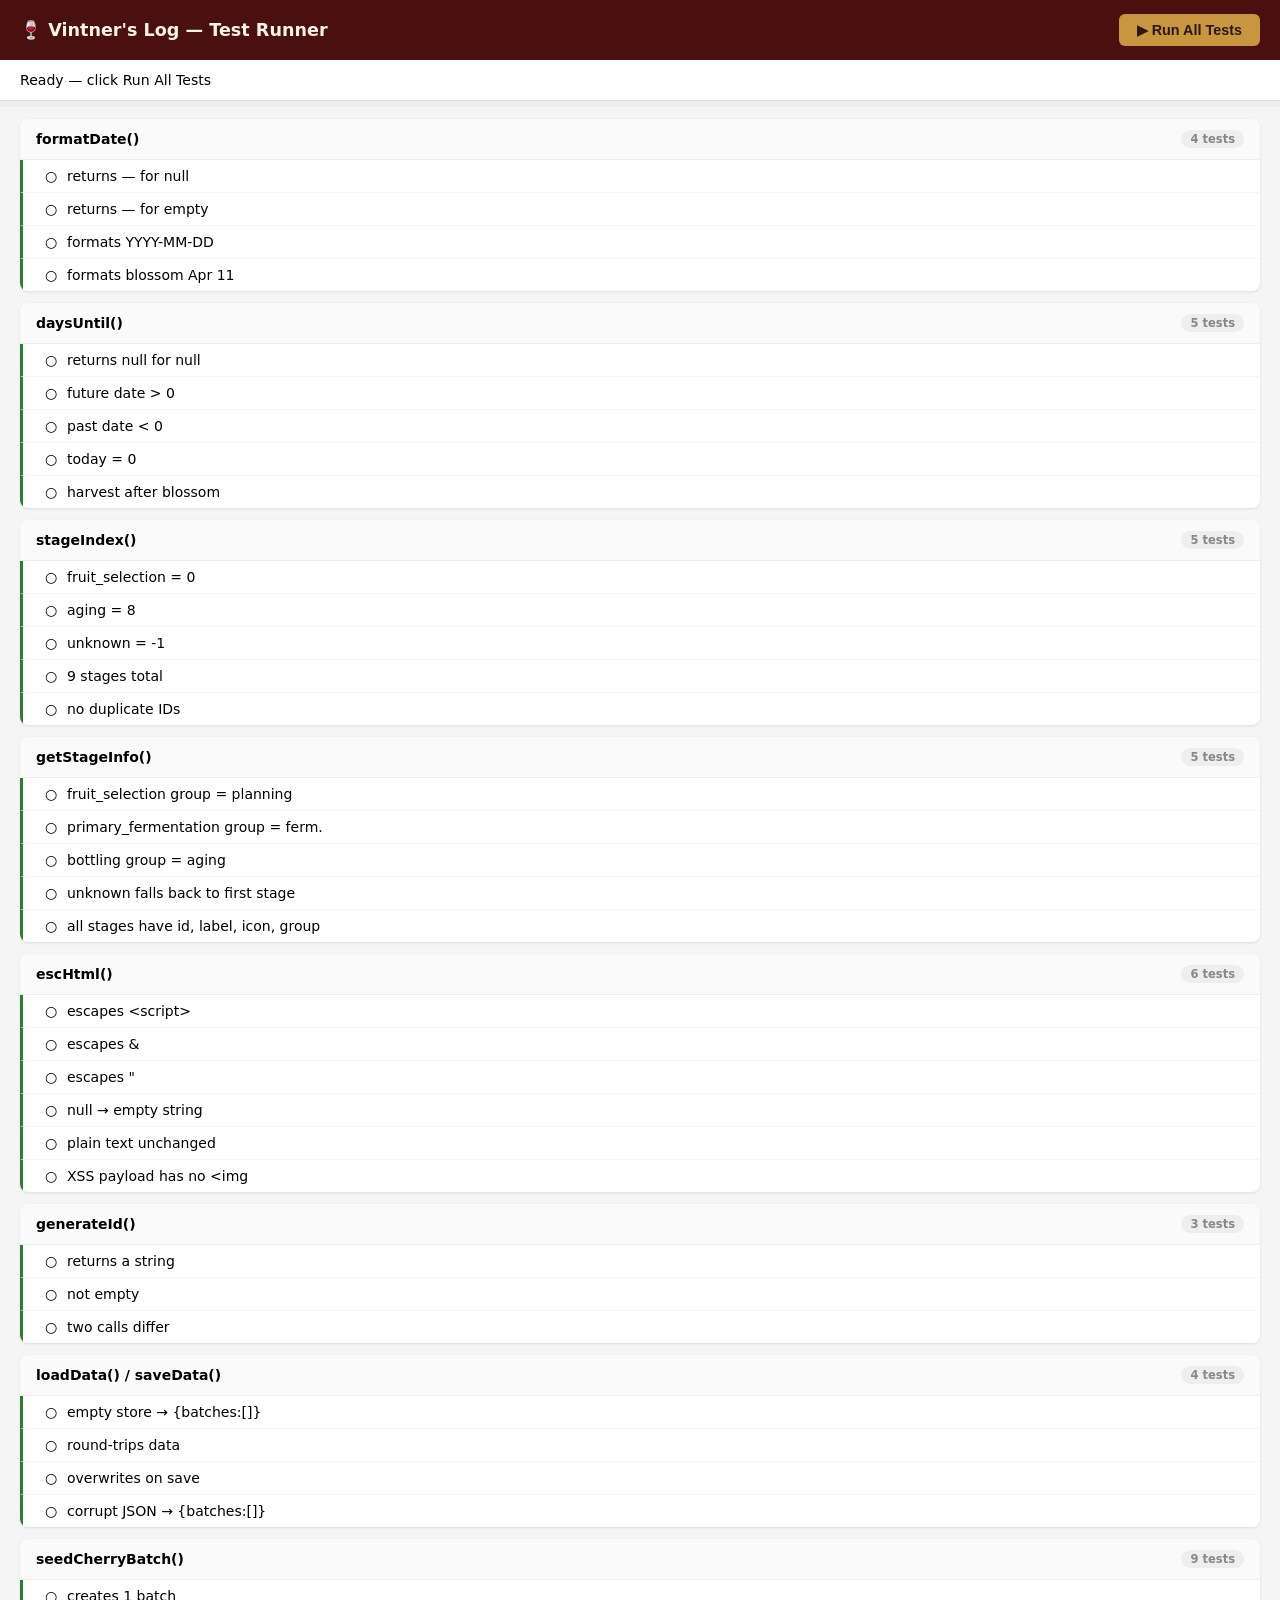
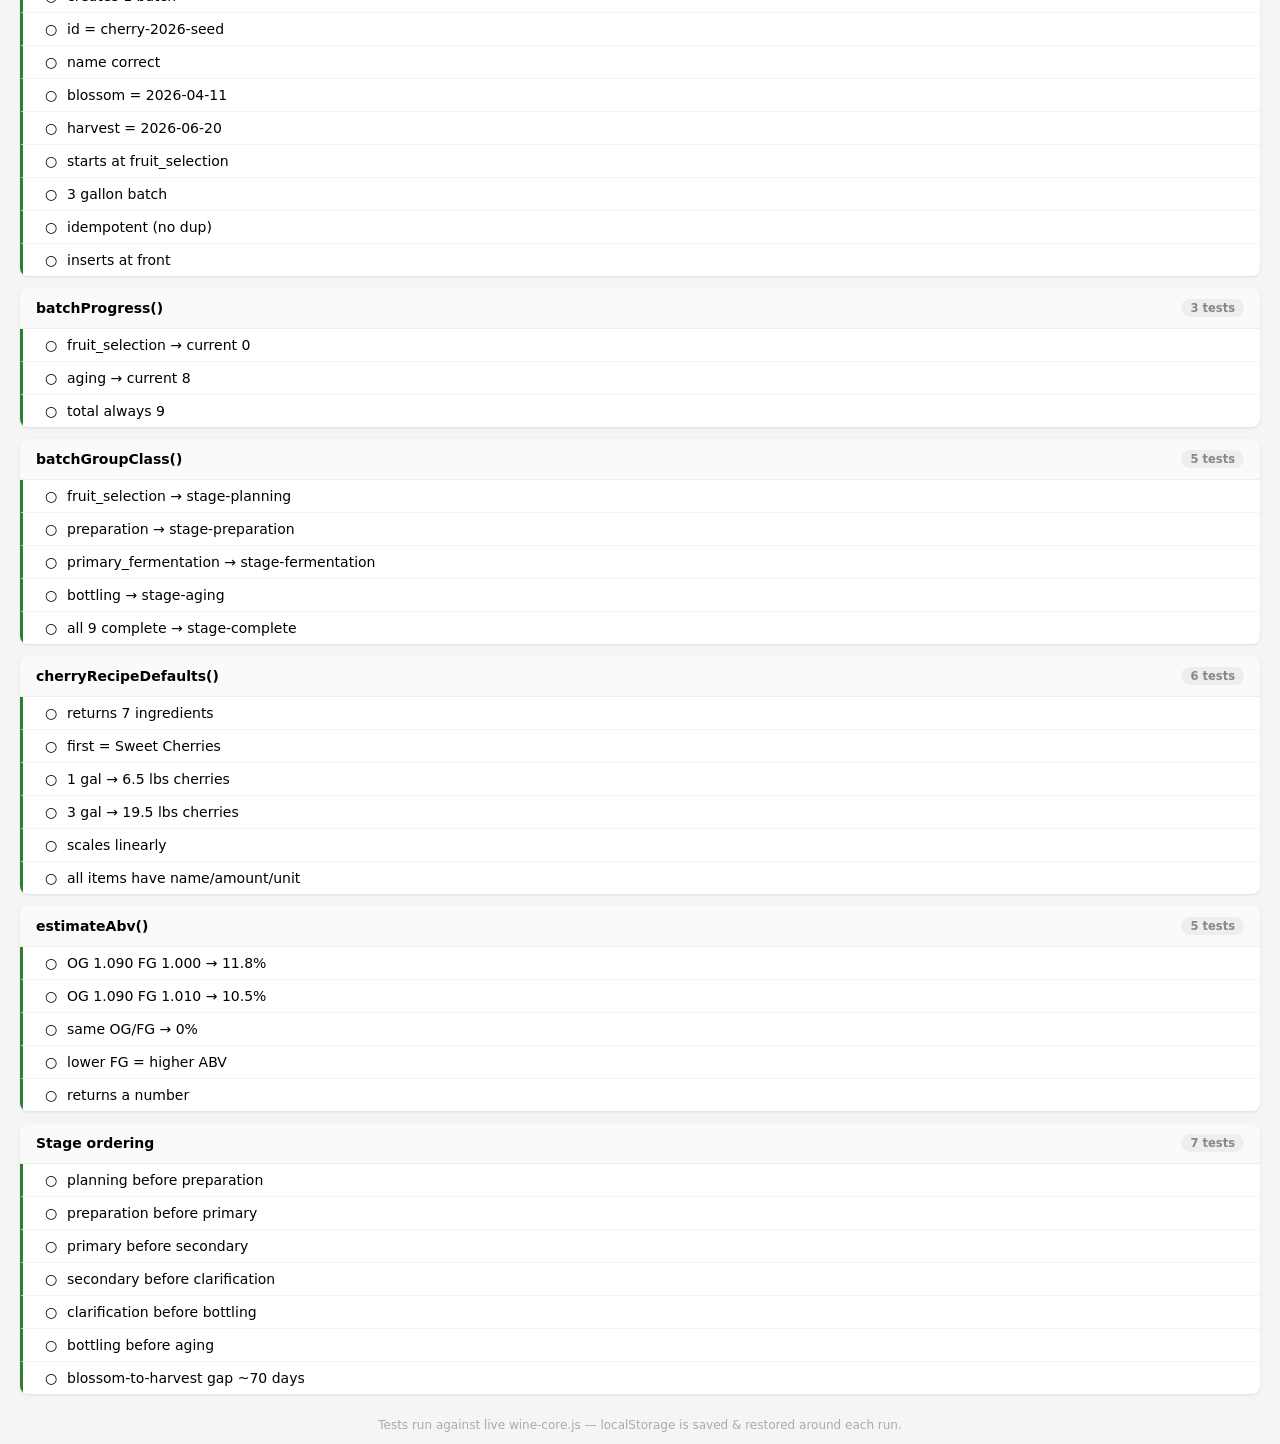
<file: wine-tests.html>
<!DOCTYPE html>
<html lang="en">
<head>
  <meta charset="UTF-8" />
  <title>Vintner's Log — Tests</title>
  <script src="wine-core.js"></script>
  <style>
    body { font-family: system-ui, sans-serif; background: #f5f5f5; margin: 0; font-size: 14px; }
    header { background: #4A0F0F; color: #F9F3E8; padding: 14px 20px; display: flex; align-items: center; justify-content: space-between; }
    header h1 { font-size: 1.1rem; margin: 0; }
    #run-btn { background: #C8963E; color: #2C1810; border: none; border-radius: 6px; padding: 8px 18px; font-weight: bold; cursor: pointer; font-size: .9rem; }
    #summary { background: #fff; padding: 12px 20px; border-bottom: 1px solid #ddd; display: flex; gap: 20px; align-items: center; font-size: .88rem; }
    #summary b { font-size: 1.1rem; }
    .pass { color: #2E7D32; } .fail { color: #C62828; } .muted { color: #888; }
    #bar { height: 6px; background: #eee; margin: 0; }
    #bar-fill { height: 100%; background: #2E7D32; width: 0; transition: width .3s; }
    .suite { background: #fff; margin: 12px 20px; border-radius: 8px; box-shadow: 0 1px 3px rgba(0,0,0,.1); overflow: hidden; }
    .suite-hd { padding: 11px 16px; background: #fafafa; border-bottom: 1px solid #eee; display: flex; align-items: center; gap: 8px; cursor: pointer; }
    .suite-hd b { flex: 1; }
    .badge { border-radius: 20px; padding: 2px 9px; font-size: .72rem; font-weight: bold; }
    .bp { background: #E8F5E9; color: #2E7D32; } .bf { background: #FFEBEE; color: #C62828; } .bi { background: #eee; color: #888; }
    .t { padding: 8px 16px 8px 22px; border-bottom: 1px solid #f5f5f5; display: flex; gap: 8px; }
    .t:last-child { border: none; }
    .t.p { border-left: 3px solid #2E7D32; } .t.f { border-left: 3px solid #C62828; background: #fff8f8; } .t.s { border-left: 3px solid #ccc; opacity:.6; }
    .err { margin-top: 5px; background: #fff0f0; border: 1px solid #ffcdd2; border-radius: 4px; padding: 6px 8px; font-family: monospace; font-size: .78rem; color: #c62828; white-space: pre-wrap; }
    footer { text-align: center; padding: 12px; color: #aaa; font-size: .75rem; }
  </style>
</head>
<body>
<header>
  <h1>🍷 Vintner's Log — Test Runner</h1>
  <button id="run-btn" onclick="runAll()">▶ Run All Tests</button>
</header>
<div id="summary">
  <span>Ready — click Run All Tests</span>
</div>
<div id="bar"><div id="bar-fill"></div></div>
<div id="results"></div>
<footer>Tests run against live wine-core.js — localStorage is saved &amp; restored around each run.</footer>

<script>
// ── Mini framework ──────────────────────────────────────────────────
const suites = [];
let cur = null;

function describe(name, fn) { cur = { name, tests:[] }; suites.push(cur); fn(); cur = null; }
function it(label, fn)  { cur.tests.push({ label, fn, status:'pending', err:null }); }
function xit(label)     { cur.tests.push({ label, fn:null, status:'skip', err:null }); }

class Fail extends Error {}
function expect(v) { return {
  toBe:          (e) => { if (v !== e)              throw new Fail(`Expected ${j(e)}\n  Got ${j(v)}`); },
  toEqual:       (e) => { if (JSON.stringify(v) !== JSON.stringify(e)) throw new Fail(`Expected ${j(e)}\n  Got ${j(v)}`); },
  toBeTruthy:    ()  => { if (!v)                   throw new Fail(`Expected truthy, got ${j(v)}`); },
  toBeFalsy:     ()  => { if (v)                    throw new Fail(`Expected falsy, got ${j(v)}`); },
  toBeNull:      ()  => { if (v !== null)            throw new Fail(`Expected null, got ${j(v)}`); },
  toContain:     (e) => { if (!String(v).includes(e)) throw new Fail(`Expected to contain ${j(e)}`); },
  toNotContain:  (e) => { if (String(v).includes(e))  throw new Fail(`Expected NOT to contain ${j(e)}`); },
  toBeArray:     ()  => { if (!Array.isArray(v))    throw new Fail(`Expected Array, got ${typeof v}`); },
  toHaveLength:  (n) => { if (!v||v.length!==n)    throw new Fail(`Expected length ${n}, got ${v?.length}`); },
  toBeGreaterThan:(n)=> { if (!(v > n))             throw new Fail(`Expected > ${n}, got ${j(v)}`); },
  toBeLessThan:  (n) => { if (!(v < n))             throw new Fail(`Expected < ${n}, got ${j(v)}`); },
}; }
function j(v) { return JSON.stringify(v); }

// ── localStorage guard ─────────────────────────────────────────────
function clearTestData() { localStorage.removeItem(STORAGE_KEY); }

// ── Test suites ────────────────────────────────────────────────────
describe('formatDate()', () => {
  it('returns — for null',       () => expect(formatDate(null)).toBe('—'));
  it('returns — for empty',      () => expect(formatDate('')).toBe('—'));
  it('formats YYYY-MM-DD',       () => { const r = formatDate('2026-06-20'); expect(r).toContain('2026'); expect(r).toContain('Jun'); });
  it('formats blossom Apr 11',   () => { const r = formatDate('2026-04-11'); expect(r).toContain('Apr'); expect(r).toContain('11'); });
});

describe('daysUntil()', () => {
  it('returns null for null',    () => expect(daysUntil(null)).toBeNull());
  it('future date > 0',          () => { const d = new Date(); d.setDate(d.getDate()+30); expect(daysUntil(d.toISOString().slice(0,10))).toBeGreaterThan(0); });
  it('past date < 0',            () => { const d = new Date(); d.setDate(d.getDate()-10); expect(daysUntil(d.toISOString().slice(0,10))).toBeLessThan(0); });
  it('today = 0',                () => expect(daysUntil(new Date().toISOString().slice(0,10))).toBe(0));
  it('harvest after blossom',    () => expect(daysUntil('2026-06-20') > daysUntil('2026-04-11')).toBeTruthy());
});

describe('stageIndex()', () => {
  it('fruit_selection = 0',      () => expect(stageIndex('fruit_selection')).toBe(0));
  it('aging = 8',                () => expect(stageIndex('aging')).toBe(8));
  it('unknown = -1',             () => expect(stageIndex('nope')).toBe(-1));
  it('9 stages total',           () => expect(STAGE_IDS.length).toBe(9));
  it('no duplicate IDs',         () => expect(new Set(STAGE_IDS).size).toBe(9));
});

describe('getStageInfo()', () => {
  it('fruit_selection group = planning',      () => expect(getStageInfo('fruit_selection').group).toBe('planning'));
  it('primary_fermentation group = ferm.',    () => expect(getStageInfo('primary_fermentation').group).toBe('fermentation'));
  it('bottling group = aging',               () => expect(getStageInfo('bottling').group).toBe('aging'));
  it('unknown falls back to first stage',    () => expect(getStageInfo('???').id).toBe('fruit_selection'));
  it('all stages have id, label, icon, group', () => STAGES.forEach(s => { expect(s.id).toBeTruthy(); expect(s.label).toBeTruthy(); }));
});

describe('escHtml()', () => {
  it('escapes <script>',         () => expect(escHtml('<script>')).toBe('&lt;script&gt;'));
  it('escapes &',                () => expect(escHtml('A & B')).toBe('A &amp; B'));
  it('escapes "',                () => expect(escHtml('"hi"')).toBe('&quot;hi&quot;'));
  it('null → empty string',      () => expect(escHtml(null)).toBe(''));
  it('plain text unchanged',     () => expect(escHtml('Cherry 2026')).toBe('Cherry 2026'));
  it('XSS payload has no <img', () => expect(escHtml('<img onerror="x">')).toNotContain('<img'));
});

describe('generateId()', () => {
  it('returns a string',         () => expect(typeof generateId()).toBe('string'));
  it('not empty',                () => expect(generateId().length > 4).toBeTruthy());
  it('two calls differ',         () => expect(generateId() !== generateId()).toBeTruthy());
});

describe('loadData() / saveData()', () => {
  it('empty store → {batches:[]}', () => { clearTestData(); expect(loadData().batches).toHaveLength(0); });
  it('round-trips data',          () => { clearTestData(); saveData({batches:[{id:'x'}]}); expect(loadData().batches[0].id).toBe('x'); });
  it('overwrites on save',        () => { clearTestData(); saveData({batches:[{id:'a'}]}); saveData({batches:[{id:'b'}]}); expect(loadData().batches[0].id).toBe('b'); });
  it('corrupt JSON → {batches:[]}', () => { localStorage.setItem(STORAGE_KEY,'{{bad'); expect(loadData().batches).toBeArray(); });
});

describe('seedCherryBatch()', () => {
  it('creates 1 batch',          () => { clearTestData(); seedCherryBatch(); expect(loadData().batches).toHaveLength(1); });
  it('id = cherry-2026-seed',    () => { clearTestData(); seedCherryBatch(); expect(loadData().batches[0].id).toBe('cherry-2026-seed'); });
  it('name correct',             () => { clearTestData(); seedCherryBatch(); expect(loadData().batches[0].name).toBe('Backyard Sweet Cherry 2026'); });
  it('blossom = 2026-04-11',     () => { clearTestData(); seedCherryBatch(); expect(loadData().batches[0].blossom_date).toBe('2026-04-11'); });
  it('harvest = 2026-06-20',     () => { clearTestData(); seedCherryBatch(); expect(loadData().batches[0].harvest_date).toBe('2026-06-20'); });
  it('starts at fruit_selection',() => { clearTestData(); seedCherryBatch(); expect(loadData().batches[0].current_stage).toBe('fruit_selection'); });
  it('3 gallon batch',           () => { clearTestData(); seedCherryBatch(); expect(loadData().batches[0].gallons).toBe(3); });
  it('idempotent (no dup)',       () => { clearTestData(); seedCherryBatch(); seedCherryBatch(); expect(loadData().batches).toHaveLength(1); });
  it('inserts at front',         () => { clearTestData(); saveData({batches:[{id:'old',current_stage:'aging',completed_stages:[]}]}); seedCherryBatch(); expect(loadData().batches[0].id).toBe('cherry-2026-seed'); });
});

describe('batchProgress()', () => {
  const b = s => ({ current_stage:s, completed_stages:[] });
  it('fruit_selection → current 0', () => expect(batchProgress(b('fruit_selection')).current).toBe(0));
  it('aging → current 8',           () => expect(batchProgress(b('aging')).current).toBe(8));
  it('total always 9',              () => STAGE_IDS.forEach(id => expect(batchProgress(b(id)).total).toBe(9)));
});

describe('batchGroupClass()', () => {
  const b = (s, c=[]) => ({ current_stage:s, completed_stages:c });
  it('fruit_selection → stage-planning',         () => expect(batchGroupClass(b('fruit_selection'))).toBe('stage-planning'));
  it('preparation → stage-preparation',          () => expect(batchGroupClass(b('preparation'))).toBe('stage-preparation'));
  it('primary_fermentation → stage-fermentation',() => expect(batchGroupClass(b('primary_fermentation'))).toBe('stage-fermentation'));
  it('bottling → stage-aging',                   () => expect(batchGroupClass(b('bottling'))).toBe('stage-aging'));
  it('all 9 complete → stage-complete',          () => expect(batchGroupClass(b('aging',[...STAGE_IDS]))).toBe('stage-complete'));
});

describe('cherryRecipeDefaults()', () => {
  it('returns 7 ingredients',          () => expect(cherryRecipeDefaults(1)).toHaveLength(7));
  it('first = Sweet Cherries',         () => expect(cherryRecipeDefaults(1)[0].name).toBe('Sweet Cherries'));
  it('1 gal → 6.5 lbs cherries',      () => expect(cherryRecipeDefaults(1)[0].amount).toBe('6.5'));
  it('3 gal → 19.5 lbs cherries',     () => expect(cherryRecipeDefaults(3)[0].amount).toBe('19.5'));
  it('scales linearly',                () => expect(parseFloat(cherryRecipeDefaults(2)[0].amount)).toBe(parseFloat(cherryRecipeDefaults(1)[0].amount)*2));
  it('all items have name/amount/unit',() => cherryRecipeDefaults(1).forEach(i => { expect(i.name).toBeTruthy(); expect(i.unit).toBeTruthy(); }));
});

describe('estimateAbv()', () => {
  it('OG 1.090 FG 1.000 → 11.8%', () => expect(estimateAbv(1.090, 1.000)).toBe(11.8));
  it('OG 1.090 FG 1.010 → 10.5%', () => expect(estimateAbv(1.090, 1.010)).toBe(10.5));
  it('same OG/FG → 0%',            () => expect(estimateAbv(1.090, 1.090)).toBe(0));
  it('lower FG = higher ABV',       () => expect(estimateAbv(1.090,1.000) > estimateAbv(1.090,1.020)).toBeTruthy());
  it('returns a number',            () => expect(typeof estimateAbv(1.090,1.010)).toBe('number'));
});

describe('Stage ordering', () => {
  it('planning before preparation',   () => expect(stageIndex('recipe')).toBeLessThan(stageIndex('preparation')));
  it('preparation before primary',    () => expect(stageIndex('preparation')).toBeLessThan(stageIndex('primary_fermentation')));
  it('primary before secondary',      () => expect(stageIndex('primary_fermentation')).toBeLessThan(stageIndex('secondary_fermentation')));
  it('secondary before clarification',() => expect(stageIndex('secondary_fermentation')).toBeLessThan(stageIndex('clarification')));
  it('clarification before bottling', () => expect(stageIndex('clarification')).toBeLessThan(stageIndex('bottling')));
  it('bottling before aging',         () => expect(stageIndex('bottling')).toBeLessThan(stageIndex('aging')));
  it('blossom-to-harvest gap ~70 days',() => { const gap = daysUntil('2026-06-20') - daysUntil('2026-04-11'); expect(gap >= 65 && gap <= 75).toBeTruthy(); });
});

// ── Runner ─────────────────────────────────────────────────────────
async function runAll() {
  const snap = localStorage.getItem(STORAGE_KEY);
  const restore = () => snap !== null ? localStorage.setItem(STORAGE_KEY, snap) : localStorage.removeItem(STORAGE_KEY);

  document.getElementById('run-btn').disabled = true;
  const t0 = performance.now();
  let pass = 0, fail = 0, skip = 0;

  for (const suite of suites) {
    for (const t of suite.tests) {
      if (!t.fn) { t.status = 'skip'; skip++; continue; }
      try { await t.fn(); t.status = 'pass'; pass++; }
      catch(e) { t.status = 'fail'; t.err = e.message; fail++; }
    }
  }

  restore();
  const elapsed = ((performance.now()-t0)/1000).toFixed(2);
  const total = pass+fail+skip;

  document.getElementById('summary').innerHTML =
    `<b class="pass">${pass} passed</b> &nbsp; <b class="fail">${fail} failed</b> &nbsp; <span class="muted">${skip} skipped</span>
     &nbsp;&nbsp; <div style="flex:1;height:6px;background:#eee;border-radius:3px;overflow:hidden"><div style="height:100%;width:${total?(pass/total*100):0}%;background:#2E7D32"></div></div>
     &nbsp;&nbsp; <span class="muted">${elapsed}s</span>`;

  document.getElementById('run-btn').disabled = false;
  render();
}

function render() {
  document.getElementById('results').innerHTML = suites.map(suite => {
    const p = suite.tests.filter(t=>t.status==='pass').length;
    const f = suite.tests.filter(t=>t.status==='fail').length;
    const badge = f ? `<span class="badge bf">${f} failed</span>` : p===suite.tests.length ? `<span class="badge bp">${p} passed</span>` : `<span class="badge bi">${suite.tests.length} tests</span>`;
    const rows = suite.tests.map(t => {
      const icon = {pass:'✓',fail:'✗',skip:'—',pending:'○'}[t.status];
      const err = t.err ? `<div class="err">${escHtml(t.err)}</div>` : '';
      return `<div class="t ${t.status[0]}"><span style="width:14px;flex-shrink:0">${icon}</span><div style="flex:1">${escHtml(t.label)}${err}</div></div>`;
    }).join('');
    return `<div class="suite"><div class="suite-hd"><b>${escHtml(suite.name)}</b>${badge}</div>${rows}</div>`;
  }).join('');
}

render(); // initial pending state
</script>
</body>
</html>
</file>
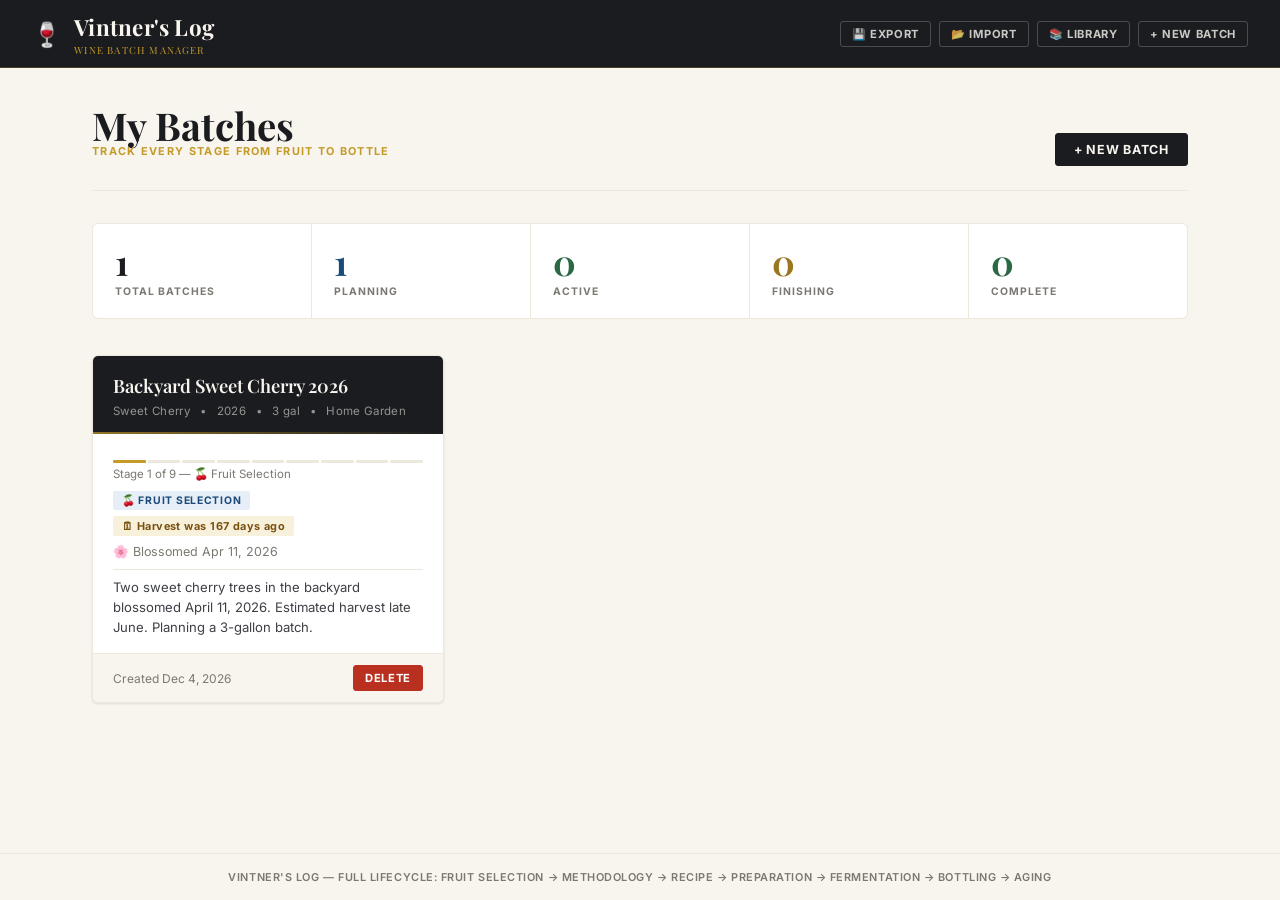
<file: wine.html>
<!DOCTYPE html>
<html lang="en">
<head>
  <meta charset="UTF-8" />
  <meta name="viewport" content="width=device-width, initial-scale=1.0" />
  <title>Vintner's Log — Wine Batch Manager</title>
  <link rel="preconnect" href="https://fonts.googleapis.com" />
  <link rel="preconnect" href="https://fonts.gstatic.com" crossorigin />
  <link href="https://fonts.googleapis.com/css2?family=Playfair+Display:wght@400;600;700&family=Inter:wght@400;500;600&display=swap" rel="stylesheet" />
  <style>
    /* ── Design Tokens — WSWC editorial palette ─────────────────── */
    :root {
      /* Primary — editorial charcoal (WSWC dark header/chrome) */
      --charcoal:    #1A1C20;
      --charcoal-l:  #2C3038;
      --charcoal-xl: #3D4149;
      /* Wine — deep merlot, used as a warm accent */
      --wine:        #5C1A28;
      --wine-l:      #8B2A3F;
      /* Backward-compat aliases referenced in JS-generated HTML */
      --burgundy:    var(--charcoal);
      --burgundy-d:  var(--charcoal);
      --burgundy-l:  var(--charcoal-l);
      /* Accent — warm amber gold */
      --gold:        #C49A28;
      --gold-l:      #E0B84A;
      --gold-pale:   #F7F1DC;
      /* Backgrounds */
      --cream:       #F8F5EE;
      --cream-d:     #EDE8DC;
      /* Text */
      --ink:         #1A1C20;
      --ink-l:       #3D3F45;
      --muted:       #7A7870;
      /* Status */
      --green:       #2B6844;
      --green-l:     #E6F2EC;
      --blue:        #1A4A7A;
      --blue-l:      #E6EEF8;
      --orange:      #B5481A;
      --orange-l:    #FDF0E6;
      --white:       #FFFFFF;
      /* Shadows — neutral, not wine-tinted */
      --shadow-sm:   0 1px 3px rgba(26,28,32,.07), 0 1px 2px rgba(26,28,32,.04);
      --shadow-md:   0 4px 20px rgba(26,28,32,.10), 0 2px 6px rgba(26,28,32,.05);
      --shadow-lg:   0 12px 40px rgba(26,28,32,.14), 0 4px 12px rgba(26,28,32,.07);
      /* Shape — tighter corners for editorial feel */
      --radius:      3px;
      --radius-lg:   6px;
      /* Typography */
      --font-head:   'Playfair Display', Georgia, serif;
      --font-body:   'Inter', 'Helvetica Neue', Arial, sans-serif;
    }

    /* ── Reset & Base ──────────────────────────────────────────── */
    *, *::before, *::after { box-sizing: border-box; margin: 0; padding: 0; }
    html { font-size: 16px; }
    body {
      font-family: var(--font-body);
      background: var(--cream);
      color: var(--ink);
      min-height: 100vh;
      display: flex;
      flex-direction: column;
    }
    a { color: var(--wine); text-decoration: none; }
    button { font-family: inherit; cursor: pointer; border: none; }

    /* ── Header ────────────────────────────────────────────────── */
    .app-header {
      background: var(--charcoal);
      color: var(--cream);
      padding: 0 32px;
      display: flex;
      align-items: center;
      justify-content: space-between;
      height: 68px;
      border-bottom: 1px solid rgba(196,154,40,.28);
      position: sticky;
      top: 0;
      z-index: 100;
    }
    .app-header .logo {
      display: flex;
      align-items: center;
      gap: 12px;
      font-family: var(--font-head);
      font-size: 1.4rem;
      font-weight: 700;
      letter-spacing: .01em;
    }
    .app-header .logo .icon { font-size: 1.5rem; line-height: 1; }
    .app-header .logo .sub {
      font-size: .62rem;
      font-weight: 400;
      color: var(--gold);
      letter-spacing: .12em;
      text-transform: uppercase;
      display: block;
      line-height: 1;
      margin-top: 3px;
    }
    .header-actions {
      display: flex;
      gap: 8px;
      align-items: center;
    }

    /* ── Buttons ───────────────────────────────────────────────── */
    .btn {
      display: inline-flex;
      align-items: center;
      gap: 6px;
      padding: 8px 18px;
      border-radius: var(--radius);
      font-size: .78rem;
      font-family: var(--font-body);
      font-weight: 700;
      letter-spacing: .06em;
      text-transform: uppercase;
      transition: all .15s;
      cursor: pointer;
      border: 1.5px solid transparent;
    }
    .btn-primary {
      background: var(--charcoal);
      color: var(--cream);
      border-color: var(--charcoal);
    }
    .btn-primary:hover { background: var(--charcoal-l); border-color: var(--charcoal-l); }
    .btn-gold {
      background: var(--gold);
      color: var(--charcoal);
      border-color: var(--gold);
    }
    .btn-gold:hover { background: var(--gold-l); border-color: var(--gold-l); }
    .btn-outline {
      background: transparent;
      color: var(--charcoal);
      border-color: var(--charcoal);
    }
    .btn-outline:hover { background: var(--charcoal); color: var(--cream); }
    .btn-ghost {
      background: transparent;
      color: rgba(248,245,238,.8);
      border-color: rgba(248,245,238,.22);
      font-size: .7rem;
    }
    .btn-ghost:hover { background: rgba(255,255,255,.08); border-color: rgba(248,245,238,.5); color: var(--cream); }
    .btn-danger {
      background: #b93020;
      color: #fff;
      border-color: #b93020;
    }
    .btn-danger:hover { background: #962818; }
    .btn-sm { padding: 5px 11px; font-size: .7rem; }
    .btn:disabled { opacity: .4; cursor: not-allowed; }

    /* ── Layout ────────────────────────────────────────────────── */
    .app-body { flex: 1; padding: 36px 32px; max-width: 1160px; margin: 0 auto; width: 100%; }

    /* ── Views ─────────────────────────────────────────────────── */
    .view { display: none; }
    .view.active { display: block; }

    /* ── Dashboard ─────────────────────────────────────────────── */
    .dashboard-header {
      display: flex;
      align-items: flex-end;
      justify-content: space-between;
      margin-bottom: 32px;
      flex-wrap: wrap;
      gap: 16px;
      padding-bottom: 24px;
      border-bottom: 1px solid var(--cream-d);
    }
    .dashboard-header h1 {
      font-family: var(--font-head);
      font-size: 2.4rem;
      font-weight: 700;
      color: var(--ink);
      line-height: 1.1;
    }
    .dashboard-header h1 span {
      font-family: var(--font-body);
      font-size: .68rem;
      font-weight: 700;
      color: var(--gold);
      text-transform: uppercase;
      letter-spacing: .12em;
      display: block;
      margin-bottom: 8px;
    }

    /* Stats bar — unified strip */
    .stats-bar {
      display: grid;
      grid-template-columns: repeat(auto-fit, minmax(120px, 1fr));
      margin-bottom: 36px;
      background: var(--cream-d);
      border: 1px solid var(--cream-d);
      border-radius: var(--radius-lg);
      overflow: hidden;
      gap: 1px;
    }
    .stat-card {
      background: var(--white);
      padding: 20px 22px;
      border-left: none;
    }
    .stat-card .val {
      font-family: var(--font-head);
      font-size: 2.2rem;
      font-weight: 700;
      color: var(--ink);
      line-height: 1;
    }
    .stat-card .lbl {
      font-size: .65rem;
      font-weight: 700;
      color: var(--muted);
      text-transform: uppercase;
      letter-spacing: .1em;
      margin-top: 6px;
    }
    .stat-card.green .val { color: var(--green); }
    .stat-card.gold  .val { color: var(--gold-d, #9A7620); }
    .stat-card.orange .val { color: var(--orange); }

    /* Batch grid */
    .batch-grid {
      display: grid;
      grid-template-columns: repeat(auto-fill, minmax(320px, 1fr));
      gap: 20px;
    }
    .empty-state {
      grid-column: 1/-1;
      text-align: center;
      padding: 80px 20px;
      color: var(--muted);
    }
    .empty-state .icon { font-size: 3rem; margin-bottom: 14px; }
    .empty-state p { font-size: 1rem; }

    /* Batch card */
    .batch-card {
      background: var(--white);
      border-radius: var(--radius-lg);
      box-shadow: var(--shadow-sm);
      overflow: hidden;
      cursor: pointer;
      transition: box-shadow .22s, transform .18s, border-color .18s;
      border: 1px solid var(--cream-d);
      display: flex;
      flex-direction: column;
    }
    .batch-card:hover {
      box-shadow: var(--shadow-md);
      transform: translateY(-3px);
      border-color: rgba(196,154,40,.55);
    }
    .card-header {
      background: var(--charcoal);
      padding: 18px 20px 16px;
      color: var(--cream);
      position: relative;
    }
    .card-header::after {
      content: '';
      position: absolute;
      bottom: 0; left: 0; right: 0;
      height: 2px;
      background: linear-gradient(90deg, var(--gold) 0%, transparent 100%);
      opacity: .7;
    }
    .card-header .batch-name {
      font-family: var(--font-head);
      font-size: 1.15rem;
      font-weight: 600;
      line-height: 1.3;
      margin-bottom: 6px;
    }
    .card-header .batch-meta {
      display: flex;
      gap: 10px;
      flex-wrap: wrap;
      font-size: .72rem;
      color: rgba(248,245,238,.55);
      letter-spacing: .03em;
    }
    .card-body { padding: 16px 20px; flex: 1; }
    .card-footer {
      padding: 11px 20px;
      background: var(--cream);
      border-top: 1px solid var(--cream-d);
      display: flex;
      align-items: center;
      justify-content: space-between;
    }

    /* Stage pill */
    .stage-pill {
      display: inline-flex;
      align-items: center;
      gap: 4px;
      padding: 3px 9px;
      border-radius: 2px;
      font-size: .65rem;
      font-weight: 700;
      text-transform: uppercase;
      letter-spacing: .07em;
    }
    .stage-planning    { background: var(--blue-l);   color: var(--blue); }
    .stage-preparation { background: var(--orange-l); color: var(--orange); }
    .stage-fermentation{ background: var(--green-l);  color: var(--green); }
    .stage-aging       { background: var(--gold-pale); color: #7A5010; }
    .stage-complete    { background: var(--cream-d);  color: var(--muted); }

    /* Mini stage progress */
    .mini-pipeline {
      display: flex;
      gap: 2px;
      margin: 10px 0 4px;
    }
    .mini-stage {
      height: 3px;
      flex: 1;
      border-radius: 1px;
      background: var(--cream-d);
      transition: background .3s;
    }
    .mini-stage.done    { background: var(--green); }
    .mini-stage.current { background: var(--gold); }
    .mini-stage.pending { background: var(--cream-d); }

    /* Countdown chip */
    .countdown-chip {
      display: inline-flex;
      align-items: center;
      gap: 4px;
      background: var(--gold-pale);
      color: #7A5010;
      border-radius: 2px;
      padding: 3px 9px;
      font-size: .68rem;
      font-weight: 700;
      letter-spacing: .04em;
    }

    /* ── Modal ─────────────────────────────────────────────────── */
    .modal-overlay {
      display: none;
      position: fixed;
      inset: 0;
      background: rgba(26,28,32,.62);
      z-index: 200;
      align-items: center;
      justify-content: center;
      padding: 20px;
      backdrop-filter: blur(2px);
    }
    .modal-overlay.open { display: flex; }
    .modal {
      background: var(--white);
      border-radius: var(--radius-lg);
      box-shadow: var(--shadow-lg);
      width: 100%;
      max-width: 560px;
      max-height: 90vh;
      overflow-y: auto;
      display: flex;
      flex-direction: column;
    }
    .modal-header {
      background: var(--charcoal);
      color: var(--cream);
      padding: 20px 24px;
      border-radius: var(--radius-lg) var(--radius-lg) 0 0;
      display: flex;
      align-items: center;
      justify-content: space-between;
      border-bottom: 2px solid var(--gold);
    }
    .modal-header h2 {
      font-family: var(--font-head);
      font-size: 1.25rem;
      font-weight: 600;
      letter-spacing: .01em;
    }
    .modal-close {
      background: transparent;
      color: var(--cream);
      font-size: 1.4rem;
      line-height: 1;
      padding: 0 4px;
      opacity: .55;
      cursor: pointer;
      border: none;
      transition: opacity .15s;
    }
    .modal-close:hover { opacity: 1; }
    .modal-body { padding: 24px; }
    .modal-footer {
      padding: 16px 24px;
      background: var(--cream);
      border-top: 1px solid var(--cream-d);
      display: flex;
      justify-content: flex-end;
      gap: 10px;
      border-radius: 0 0 var(--radius-lg) var(--radius-lg);
    }

    /* ── Form Styles ───────────────────────────────────────────── */
    .form-group { margin-bottom: 18px; }
    .form-group label {
      display: block;
      font-size: .68rem;
      font-weight: 700;
      color: var(--muted);
      margin-bottom: 6px;
      text-transform: uppercase;
      letter-spacing: .09em;
    }
    .form-group input,
    .form-group select,
    .form-group textarea {
      width: 100%;
      padding: 10px 12px;
      border: 1px solid var(--cream-d);
      border-radius: var(--radius);
      font-family: inherit;
      font-size: .95rem;
      color: var(--ink);
      background: var(--white);
      transition: border-color .15s, box-shadow .15s;
    }
    .form-group input:focus,
    .form-group select:focus,
    .form-group textarea:focus {
      outline: none;
      border-color: var(--gold);
      box-shadow: 0 0 0 3px rgba(196,154,40,.12);
    }
    .form-group textarea { resize: vertical; min-height: 70px; }
    .form-row { display: grid; grid-template-columns: 1fr 1fr; gap: 14px; }
    .form-hint { font-size: .75rem; color: var(--muted); margin-top: 4px; }

    /* ── Toast ─────────────────────────────────────────────────── */
    #toast-container {
      position: fixed;
      bottom: 24px;
      right: 24px;
      display: flex;
      flex-direction: column;
      gap: 8px;
      z-index: 9999;
    }
    .toast {
      background: var(--charcoal);
      color: var(--cream);
      padding: 12px 18px;
      border-radius: var(--radius);
      font-size: .88rem;
      box-shadow: var(--shadow-md);
      opacity: 0;
      transform: translateY(8px);
      animation: toastIn .2s forwards, toastOut .3s 2.8s forwards;
      max-width: 320px;
      border-left: 3px solid var(--gold);
    }
    .toast.success { background: var(--green); border-left-color: rgba(255,255,255,.3); }
    .toast.error   { background: #b93020; border-left-color: rgba(255,255,255,.3); }
    @keyframes toastIn  { to { opacity: 1; transform: translateY(0); } }
    @keyframes toastOut { to { opacity: 0; transform: translateY(8px); } }

    /* ── Batch Detail View ─────────────────────────────────────── */
    .back-btn {
      display: inline-flex;
      align-items: center;
      gap: 6px;
      background: transparent;
      border: none;
      color: var(--muted);
      font-family: var(--font-body);
      font-size: .68rem;
      font-weight: 700;
      letter-spacing: .08em;
      text-transform: uppercase;
      cursor: pointer;
      padding: 6px 0;
      margin-bottom: 20px;
      transition: color .15s;
    }
    .back-btn:hover { color: var(--ink); }

    .detail-hero {
      background: var(--charcoal);
      color: var(--cream);
      border-radius: var(--radius-lg);
      padding: 28px 32px;
      margin-bottom: 28px;
      display: flex;
      align-items: flex-start;
      justify-content: space-between;
      flex-wrap: wrap;
      gap: 16px;
      border-bottom: 3px solid var(--gold);
    }
    .detail-hero h2 {
      font-family: var(--font-head);
      font-size: 2.1rem;
      font-weight: 700;
      margin-bottom: 10px;
      line-height: 1.15;
    }
    .detail-hero .meta {
      display: flex;
      flex-wrap: wrap;
      gap: 16px;
      font-size: .76rem;
      color: rgba(248,245,238,.55);
      letter-spacing: .03em;
    }
    .detail-hero .meta span { display: flex; align-items: center; gap: 4px; }

    /* Stage Pipeline */
    .stage-pipeline {
      display: flex;
      align-items: center;
      margin-bottom: 32px;
      overflow-x: auto;
      padding: 20px 0 16px;
      gap: 0;
      border-bottom: 1px solid var(--cream-d);
    }
    .pipeline-step {
      display: flex;
      flex-direction: column;
      align-items: center;
      flex: 1;
      min-width: 68px;
      position: relative;
      cursor: default;
    }
    .pipeline-step.done { cursor: pointer; }
    .pipeline-step.done:hover .step-circle { background: var(--gold); border-color: var(--gold); color: var(--charcoal); }
    .pipeline-step.done:hover .step-label  { color: var(--gold); }
    .pipeline-step::before {
      content: '';
      position: absolute;
      top: 15px;
      left: -50%;
      width: 100%;
      height: 2px;
      background: var(--cream-d);
      z-index: 0;
    }
    .pipeline-step:first-child::before { display: none; }
    .pipeline-step.done::before    { background: var(--green); }
    .pipeline-step.current::before { background: var(--gold); }

    .step-circle {
      width: 32px;
      height: 32px;
      border-radius: 50%;
      display: flex;
      align-items: center;
      justify-content: center;
      font-size: .88rem;
      border: 2px solid var(--cream-d);
      background: var(--white);
      position: relative;
      z-index: 1;
      transition: all .2s;
    }
    .pipeline-step.done    .step-circle { background: var(--green);  border-color: var(--green);  color: #fff; font-size: .78rem; }
    .pipeline-step.current .step-circle { background: var(--gold);   border-color: var(--gold);   color: var(--charcoal); box-shadow: 0 0 0 4px rgba(196,154,40,.2); }
    .pipeline-step.pending .step-circle { background: var(--white);  border-color: var(--cream-d); color: var(--muted); }

    .step-label {
      font-size: .6rem;
      text-align: center;
      margin-top: 6px;
      color: var(--muted);
      line-height: 1.2;
      max-width: 60px;
      letter-spacing: .02em;
    }
    .pipeline-step.done    .step-label { color: var(--green); font-weight: 700; }
    .pipeline-step.current .step-label { color: var(--gold);  font-weight: 700; }

    /* Stage Content Card */
    .stage-card {
      background: var(--white);
      border-radius: var(--radius-lg);
      box-shadow: var(--shadow-sm);
      margin-bottom: 20px;
      overflow: hidden;
      border: 1px solid var(--cream-d);
    }
    .stage-card-header {
      background: var(--cream);
      padding: 14px 24px;
      display: flex;
      align-items: center;
      justify-content: space-between;
      border-bottom: 1px solid var(--cream-d);
    }
    .stage-card-header h3 {
      font-family: var(--font-head);
      font-size: 1.15rem;
      color: var(--ink);
      display: flex;
      align-items: center;
      gap: 8px;
    }
    .stage-card-body { padding: 24px; }
    .stage-actions {
      display: flex;
      align-items: center;
      justify-content: space-between;
      flex-wrap: wrap;
      gap: 10px;
      padding: 16px 24px;
      background: var(--cream);
      border-top: 1px solid var(--cream-d);
    }
    .stage-actions .hint { font-size: .78rem; color: var(--muted); }

    /* Section divider inside stage */
    .section-title {
      font-size: .65rem;
      font-weight: 700;
      text-transform: uppercase;
      letter-spacing: .11em;
      color: var(--muted);
      border-bottom: 1px solid var(--cream-d);
      padding-bottom: 8px;
      margin: 24px 0 14px;
    }
    .section-title:first-child { margin-top: 0; }

    /* Info box */
    .info-box {
      background: var(--blue-l);
      border-left: 3px solid var(--blue);
      padding: 12px 16px;
      font-size: .85rem;
      color: var(--blue);
      margin-bottom: 20px;
      line-height: 1.55;
    }
    .info-box.cherry {
      background: #FBF3F4;
      border-left-color: var(--wine);
      color: var(--wine-l);
    }

    /* Completed stage banner */
    .completed-banner {
      background: var(--green-l);
      border: 1px solid rgba(43,104,68,.25);
      padding: 10px 16px;
      display: flex;
      align-items: center;
      gap: 10px;
      font-size: .85rem;
      color: var(--green);
      margin-bottom: 16px;
    }

    /* ── Footer ────────────────────────────────────────────────── */
    .app-footer {
      text-align: center;
      padding: 16px;
      font-size: .68rem;
      font-weight: 600;
      color: var(--muted);
      letter-spacing: .05em;
      text-transform: uppercase;
      border-top: 1px solid var(--cream-d);
    }

    /* ── Intake Wizard ──────────────────────────────────────────── */
    .modal-wide { max-width: 620px; width: 96vw; }
    .wizard-progress {
      display: flex; align-items: center; justify-content: center;
      gap: 4px; padding: 14px 24px 0; background: var(--cream);
      border-bottom: 1px solid var(--cream-d);
    }
    .wz-step {
      font-family: var(--font-body); font-size: .65rem; font-weight: 700;
      color: var(--muted); padding: 5px 11px; border-radius: 2px;
      letter-spacing: .07em; text-transform: uppercase; transition: all .2s;
    }
    .wz-step.active { background: var(--charcoal); color: var(--cream); }
    .wz-step.done   { background: var(--green-l); color: var(--green); }
    .wz-sep { color: var(--cream-d); font-size: .8rem; }
    .wz-subtitle { font-size: .9rem; color: var(--ink-l); margin-bottom: 18px; }
    .fruit-grid, .ferm-grid { display: grid; grid-template-columns: repeat(auto-fill, minmax(140px,1fr)); gap: 8px; }
    .lib-card {
      border: 1px solid var(--cream-d); border-radius: var(--radius); padding: 12px;
      cursor: pointer; transition: all .18s; background: var(--white);
      display: flex; flex-direction: column; gap: 4px;
    }
    .lib-card:hover { border-color: var(--gold); background: var(--cream); }
    .lib-card.selected { border-color: var(--charcoal); background: #F0F0EE; }
    .lib-card .lc-icon { font-size: 1.4rem; }
    .lib-card .lc-name { font-family: var(--font-head); font-size: .95rem; font-weight: 600; }
    .lib-card .lc-sub  { font-size: .72rem; color: var(--muted); }
    .yeast-list { display: flex; flex-direction: column; gap: 8px; }
    .yeast-card {
      border: 1px solid var(--cream-d); border-radius: var(--radius); padding: 12px 16px;
      cursor: pointer; transition: all .18s; background: var(--white);
    }
    .yeast-card:hover { border-color: var(--gold); background: var(--cream); }
    .yeast-card.selected { border-color: var(--charcoal); background: #F0F0EE; }
    .yeast-card .yc-name { font-family: var(--font-head); font-size: 1rem; font-weight: 600; }
    .yeast-card .yc-char { font-size: .82rem; color: var(--muted); margin-top: 2px; }
    .yeast-card .yc-rec  { font-size: .68rem; color: var(--green); font-weight: 700; margin-top: 4px; text-transform: uppercase; letter-spacing: .05em; }
    .src-btn {
      padding: 7px 15px; border-radius: 2px; border: 1px solid var(--cream-d);
      background: var(--white); color: var(--ink-l); font-family: var(--font-body);
      font-size: .78rem; cursor: pointer; transition: all .18s; margin-right: 8px;
      font-weight: 600; letter-spacing: .04em; text-transform: uppercase;
    }
    .src-btn.active { background: var(--charcoal); border-color: var(--charcoal); color: var(--cream); }
    /* Review panel */
    .review-section { margin-bottom: 18px; }
    .review-section h4 { font-family: var(--font-head); font-size: 1rem; color: var(--ink); margin-bottom: 8px; }
    .review-label { font-size: .65rem; text-transform: uppercase; letter-spacing: .09em; color: var(--muted); margin-bottom: 4px; font-weight: 700; }
    .review-value { font-size: .95rem; color: var(--ink); }
    .ing-table { width: 100%; border-collapse: collapse; font-size: .85rem; }
    .ing-table th { text-align: left; padding: 5px 8px; color: var(--muted); font-weight: 700; font-size: .65rem; text-transform: uppercase; letter-spacing: .08em; border-bottom: 1px solid var(--cream-d); }
    .ing-table td { padding: 6px 8px; border-bottom: 1px solid var(--cream-d); }
    .timeline-row { display: flex; justify-content: space-between; align-items: center; font-size: .83rem; padding: 6px 0; border-bottom: 1px solid var(--cream-d); }
    .timeline-row:last-child { border-bottom: none; }
    .timeline-stage { font-weight: 600; color: var(--ink-l); }
    .timeline-dates { color: var(--muted); }

    /* ── Library Browser ────────────────────────────────────────── */
    .modal-xl { max-width: 780px; width: 96vw; max-height: 90vh; display: flex; flex-direction: column; }
    .modal-xl .modal-body { overflow-y: auto; flex: 1; }
    .lib-tabs { display: flex; gap: 0; border-bottom: 1px solid var(--cream-d); margin-bottom: 20px; }
    .lib-tab {
      padding: 10px 18px; font-family: var(--font-body); font-size: .68rem; font-weight: 700;
      letter-spacing: .08em; text-transform: uppercase;
      color: var(--muted); border: none; background: transparent; cursor: pointer;
      border-bottom: 2px solid transparent; margin-bottom: -1px; transition: all .18s;
    }
    .lib-tab.active { color: var(--ink); border-bottom-color: var(--charcoal); }
    .lib-tab:hover:not(.active) { color: var(--ink); }
    .lib-section { display: none; }
    .lib-section.active { display: block; }
    .lib-detail-grid { display: grid; grid-template-columns: repeat(auto-fill, minmax(220px,1fr)); gap: 12px; margin-bottom: 20px; }
    .lib-detail-card {
      border: 1px solid var(--cream-d); border-radius: var(--radius); padding: 16px;
      background: var(--white); position: relative; transition: border-color .18s;
    }
    .lib-detail-card:hover { border-color: rgba(196,154,40,.5); }
    .lib-detail-card.custom-entry { border-color: var(--gold); background: #FDFBF4; }
    .lib-detail-card .ldc-name { font-family: var(--font-head); font-size: 1rem; font-weight: 700; margin-bottom: 6px; }
    .lib-detail-card .ldc-tag { font-size: .65rem; font-weight: 700; text-transform: uppercase; letter-spacing: .08em; color: var(--muted); margin-bottom: 8px; }
    .lib-detail-card .ldc-row { font-size: .8rem; color: var(--ink-l); margin-bottom: 3px; }
    .lib-detail-card .ldc-row strong { color: var(--ink); }
    .lib-detail-card .ldc-delete {
      position: absolute; top: 8px; right: 8px; background: none; border: none;
      color: var(--muted); font-size: 1rem; cursor: pointer; padding: 2px 6px;
      border-radius: 2px; line-height: 1;
    }
    .lib-detail-card .ldc-delete:hover { background: #FEE2E2; color: var(--orange); }
    .add-custom-form {
      background: var(--cream); border: 1px solid var(--cream-d); border-radius: var(--radius);
      padding: 18px; margin-top: 12px;
    }
    .add-custom-form h4 { font-family: var(--font-head); font-size: .95rem; margin-bottom: 14px; color: var(--ink); }
    .add-custom-toggle {
      display: inline-flex; align-items: center; gap: 6px; font-size: .68rem; font-weight: 700;
      text-transform: uppercase; letter-spacing: .08em;
      color: var(--ink-l); cursor: pointer; background: none; border: none;
      padding: 4px 0; margin-top: 8px; transition: color .15s;
    }
    .add-custom-toggle:hover { color: var(--charcoal); }
  </style>
</head>
<body>

<!-- ═══ HEADER ══════════════════════════════════════════════════════ -->
<header class="app-header">
  <div class="logo">
    <span class="icon">🍷</span>
    <div>
      Vintner's Log
      <span class="sub">Wine Batch Manager</span>
    </div>
  </div>
  <div class="header-actions">
    <button class="btn btn-ghost btn-sm" onclick="exportData()" title="Download all data as JSON">💾 Export</button>
    <label class="btn btn-ghost btn-sm" title="Restore from a previous export" style="cursor:pointer">
      📂 Import<input type="file" accept=".json" onchange="importData(this)" style="display:none" />
    </label>
    <button class="btn btn-ghost btn-sm" onclick="openLibrary()">📚 Library</button>
    <button class="btn btn-ghost btn-sm" onclick="openNewBatchModal()">+ New Batch</button>
  </div>
</header>

<!-- ═══ MAIN BODY ════════════════════════════════════════════════════ -->
<main class="app-body">

  <!-- BATCH DETAIL VIEW -->
  <div id="view-detail" class="view">

    <button class="back-btn" onclick="showDashboard()">&#8592; All Batches</button>

    <!-- Hero -->
    <div class="detail-hero" id="detail-hero"></div>

    <!-- Stage Pipeline -->
    <div class="stage-pipeline" id="detail-pipeline"></div>

    <!-- Stage Content -->
    <div id="detail-stage-content"></div>

  </div>

  <!-- DASHBOARD VIEW -->
  <div id="view-dashboard" class="view active">
    <div class="dashboard-header">
      <h1>
        My Batches
        <span>Track every stage from fruit to bottle</span>
      </h1>
      <button class="btn btn-primary" onclick="openNewBatchModal()">+ New Batch</button>
    </div>

    <!-- Stats -->
    <div class="stats-bar" id="stats-bar"></div>

    <!-- Batch grid -->
    <div class="batch-grid" id="batch-grid"></div>
  </div>

</main>

<!-- ═══ FOOTER ═══════════════════════════════════════════════════════ -->
<footer class="app-footer">
  Vintner's Log &mdash; Full lifecycle: Fruit Selection → Methodology → Recipe → Preparation → Fermentation → Bottling → Aging
</footer>

<!-- ═══ NEW BATCH WIZARD ═════════════════════════════════════════════ -->
<div class="modal-overlay" id="modal-new-batch">
  <div class="modal modal-wide">
    <div class="modal-header">
      <h2>🍇 New Batch</h2>
      <button class="modal-close" onclick="closeWizard()">&times;</button>
    </div>
    <div class="wizard-progress" id="wz-progress">
      <div class="wz-step active" id="wz-prog-1">Fruit</div>
      <div class="wz-sep">›</div>
      <div class="wz-step" id="wz-prog-2">Method</div>
      <div class="wz-sep">›</div>
      <div class="wz-step" id="wz-prog-3">Yeast</div>
      <div class="wz-sep">›</div>
      <div class="wz-step" id="wz-prog-4">Details</div>
      <div class="wz-sep">›</div>
      <div class="wz-step" id="wz-prog-5">Review</div>
    </div>
    <div class="modal-body">
      <!-- Step 1: Fruit -->
      <div class="wz-panel" id="wz-panel-1">
        <p class="wz-subtitle">What fruit are you working with?</p>
        <div class="fruit-grid" id="wz-fruit-grid"></div>
        <div class="form-group" style="margin-top:14px">
          <label>Custom fruit (if not listed above)</label>
          <input type="text" id="wz-custom-fruit" placeholder="e.g. Gooseberry, Mango…" />
        </div>
      </div>
      <!-- Step 2: Fermentation Type -->
      <div class="wz-panel" id="wz-panel-2" style="display:none">
        <p class="wz-subtitle">How do you want to ferment?</p>
        <div class="ferm-grid" id="wz-ferm-grid"></div>
      </div>
      <!-- Step 3: Yeast -->
      <div class="wz-panel" id="wz-panel-3" style="display:none">
        <p class="wz-subtitle">Choose your yeast strain</p>
        <div class="yeast-list" id="wz-yeast-list"></div>
      </div>
      <!-- Step 4: Batch Details -->
      <div class="wz-panel" id="wz-panel-4" style="display:none">
        <p class="wz-subtitle">Tell us about this batch</p>
        <div class="form-group">
          <label>Fruit Source</label>
          <input type="text" id="wz-source-detail" placeholder="e.g. backyard trees, farmers market, local farm…" />
        </div>
        <div class="form-row">
          <div class="form-group">
            <label>Start / Harvest Date</label>
            <input type="date" id="wz-start-date" />
            <p class="form-hint">Can be updated later if not known yet.</p>
          </div>
          <div class="form-group">
            <label>Vintage Year</label>
            <input type="number" id="wz-year" min="2000" max="2100" />
          </div>
        </div>
        <div class="form-row">
          <div class="form-group">
            <label>Batch Size (gallons)</label>
            <input type="number" id="wz-gallons" placeholder="3" step="0.5" min="0.5" />
          </div>
          <div class="form-group">
            <label>Target ABV %</label>
            <input type="number" id="wz-abv" placeholder="12" step="0.5" min="5" max="20" />
          </div>
        </div>
      </div>
      <!-- Step 5: Review -->
      <div class="wz-panel" id="wz-panel-5" style="display:none">
        <div id="wz-review-content"></div>
      </div>
    </div>
    <div class="modal-footer" style="justify-content:space-between">
      <button class="btn btn-outline" id="wz-back-btn" onclick="wizardBack()" style="display:none">← Back</button>
      <div style="display:flex;gap:10px;margin-left:auto">
        <button class="btn btn-outline" onclick="closeWizard()">Cancel</button>
        <button class="btn btn-primary" id="wz-next-btn" onclick="wizardNext()">Next →</button>
        <button class="btn btn-gold" id="wz-create-btn" onclick="createBatchFromWizard()" style="display:none">Start Batch</button>
      </div>
    </div>
  </div>
</div>

<!-- ═══ LIBRARY BROWSER MODAL ════════════════════════════════════════ -->
<div class="modal-overlay" id="modal-library">
  <div class="modal modal-xl">
    <div class="modal-header">
      <h2>📚 Library</h2>
      <button class="modal-close" onclick="closeModal('modal-library')">&times;</button>
    </div>
    <div class="modal-body">
      <div class="lib-tabs">
        <button class="lib-tab active" onclick="switchLibTab('fruits')">🍒 Fruits</button>
        <button class="lib-tab" onclick="switchLibTab('fermentation')">⚗️ Fermentation</button>
        <button class="lib-tab" onclick="switchLibTab('yeast')">🧫 Yeast</button>
        <button class="lib-tab" onclick="switchLibTab('recipes')">📋 Recipes</button>
      </div>
      <div class="lib-section active" id="lib-fruits"></div>
      <div class="lib-section" id="lib-fermentation"></div>
      <div class="lib-section" id="lib-yeast"></div>
      <div class="lib-section" id="lib-recipes"></div>
    </div>
    <div class="modal-footer">
      <button class="btn btn-outline" onclick="closeModal('modal-library')">Close</button>
    </div>
  </div>
</div>

<!-- ═══ TOAST CONTAINER ═══════════════════════════════════════════════ -->
<div id="toast-container"></div>

<!-- ═══ SHARED CORE (also used by wine-tests.html) ═══════════════════ -->
<script src="wine-core.js"></script>

<!-- ═══ APP SCRIPT ════════════════════════════════════════════════════ -->
<script>
// ─── Toast ───────────────────────────────────────────────────────────
function showToast(msg, type = '') {
  const tc = document.getElementById('toast-container');
  const t = document.createElement('div');
  t.className = 'toast' + (type ? ' ' + type : '');
  t.textContent = msg;
  tc.appendChild(t);
  setTimeout(() => t.remove(), 3200);
}

// ─── Modal ───────────────────────────────────────────────────────────
function openModal(id) {
  document.getElementById(id).classList.add('open');
}
function closeModal(id) {
  document.getElementById(id).classList.remove('open');
}

// ─── Intake Wizard State ──────────────────────────────────────────────
var wzState = { step: 1, fruitId: null, customFruit: '', fermId: null, yeastId: null };

function openNewBatchModal() {
  wzState = { step: 1, fruitId: null, customFruit: '', fermId: null, yeastId: null };
  document.getElementById('wz-year').value = new Date().getFullYear();
  document.getElementById('wz-start-date').value = '';
  document.getElementById('wz-gallons').value = '';
  document.getElementById('wz-abv').value = '';
  document.getElementById('wz-custom-fruit').value = '';
  document.getElementById('wz-source-detail').value = '';
  renderWzFruitGrid();
  wizardGoto(1);
  openModal('modal-new-batch');
}

function closeWizard() { closeModal('modal-new-batch'); }

function setWzSource(s) {
  wzState.source = s;
  document.getElementById('src-garden').classList.toggle('active', s === 'garden');
  document.getElementById('src-purchase').classList.toggle('active', s === 'purchase');
}

function wizardGoto(step) {
  wzState.step = step;
  for (let i = 1; i <= 5; i++) {
    document.getElementById('wz-panel-' + i).style.display = i === step ? '' : 'none';
    const prog = document.getElementById('wz-prog-' + i);
    prog.classList.toggle('active', i === step);
    prog.classList.toggle('done', i < step);
  }
  document.getElementById('wz-back-btn').style.display = step > 1 ? '' : 'none';
  document.getElementById('wz-next-btn').style.display = step < 5 ? '' : 'none';
  document.getElementById('wz-create-btn').style.display = step === 5 ? '' : 'none';
  if (step === 2) renderWzFermGrid();
  if (step === 3) renderWzYeastList();
  if (step === 5) renderWzReview();
}

function wizardNext() {
  const s = wzState.step;
  if (s === 1) {
    wzState.customFruit = document.getElementById('wz-custom-fruit').value.trim();
    if (!wzState.fruitId && !wzState.customFruit) {
      showToast('Please select or enter a fruit.', 'error'); return;
    }
  }
  if (s === 2 && !wzState.fermId) { showToast('Please choose a fermentation type.', 'error'); return; }
  if (s === 3 && !wzState.yeastId) { showToast('Please choose a yeast strain.', 'error'); return; }
  if (s === 4) {
    if (!document.getElementById('wz-gallons').value) {
      showToast('Please enter a batch size.', 'error'); return;
    }
  }
  wizardGoto(s + 1);
}

function wizardBack() { wizardGoto(wzState.step - 1); }

// Fruit grid
function renderWzFruitGrid() {
  const grid = document.getElementById('wz-fruit-grid');
  const icons = { sweet_cherry:'🍒', sour_cherry:'🍒', concord_grape:'🍇', blueberry:'🔵',
    blackberry:'⚫', raspberry:'🍓', peach:'🍑', apple:'🍏', elderberry:'🌿', plum:'🟣' };
  grid.innerHTML = allFruits().map(f => `
    <div class="lib-card${wzState.fruitId===f.id?' selected':''}" onclick="selectWzFruit('${f.id}')">
      <div class="lc-icon">${icons[f.id]||'🍷'}</div>
      <div class="lc-name">${escHtml(f.name)}</div>
      <div class="lc-sub">${escHtml(f.season)}</div>
    </div>`).join('');
}

function selectWzFruit(id) {
  wzState.fruitId = id;
  document.getElementById('wz-custom-fruit').value = '';
  renderWzFruitGrid();
  // auto-advance
  setTimeout(() => wizardNext(), 180);
}

// Fermentation grid
function renderWzFermGrid() {
  const grid = document.getElementById('wz-ferm-grid');
  grid.innerHTML = allFermTypes().map(f => `
    <div class="lib-card${wzState.fermId===f.id?' selected':''}" onclick="selectWzFerm('${f.id}')">
      <div class="lc-icon">${f.icon}</div>
      <div class="lc-name">${escHtml(f.name)}</div>
      <div class="lc-sub">${escHtml(f.description.slice(0,55))}…</div>
    </div>`).join('');
}

function selectWzFerm(id) {
  wzState.fermId = id;
  renderWzFermGrid();
  setTimeout(() => wizardNext(), 180);
}

// Yeast list — filtered to relevant strains first
function renderWzYeastList() {
  const list = document.getElementById('wz-yeast-list');
  const fid = wzState.fruitId;
  const sorted = [...allYeasts()].sort((a,b) => {
    const ar = fid && a.best_for && a.best_for.includes(fid) ? 0 : 1;
    const br = fid && b.best_for && b.best_for.includes(fid) ? 0 : 1;
    return ar - br;
  });
  list.innerHTML = sorted.map(y => {
    const rec = fid && y.best_for && y.best_for.includes(fid);
    return `<div class="yeast-card${wzState.yeastId===y.id?' selected':''}" onclick="selectWzYeast('${y.id}')">
      <div class="yc-name">${escHtml(y.name)}</div>
      <div class="yc-char">${escHtml(y.character)}</div>
      ${rec ? '<div class="yc-rec">★ Recommended for this fruit</div>' : ''}
    </div>`;
  }).join('');
}

function selectWzYeast(id) {
  wzState.yeastId = id;
  renderWzYeastList();
  setTimeout(() => wizardNext(), 180);
}

// Review panel
function renderWzReview() {
  const fruit = wzState.fruitId ? getFruitById(wzState.fruitId) : null;
  const fruitName = fruit ? fruit.name : wzState.customFruit;
  const ferm = wzState.fermId ? getFermTypeById(wzState.fermId) : null;
  const yeast = wzState.yeastId ? getYeastById(wzState.yeastId) : null;
  const gallons = parseFloat(document.getElementById('wz-gallons').value) || 1;
  const abv = document.getElementById('wz-abv').value;
  const startDate = document.getElementById('wz-start-date').value;
  const year = document.getElementById('wz-year').value;
  const batchType = buildBatchType(wzState.fruitId, wzState.fermId);
  const templateId = fruit ? fruit.recipe_id : null;
  const ingredients = templateId ? scaleRecipe(templateId, gallons) : [];
  const timeline = ferm && startDate ? projectTimeline(wzState.fermId, startDate) : null;
  const srcLabel = document.getElementById('wz-source-detail').value.trim() || '—';

  const stageLabels = {
    preparation:'Preparation', primary_fermentation:'Primary Fermentation',
    secondary_fermentation:'Secondary Fermentation', clarification:'Clarification',
    bottling:'Bottling', aging:'Aging'
  };

  document.getElementById('wz-review-content').innerHTML = `
    <div class="review-section">
      <div class="review-label">Batch Type</div>
      <div class="review-value" style="font-family:var(--font-head);font-size:1.2rem;font-weight:700;color:var(--burgundy)">${escHtml(batchType)}</div>
    </div>
    <div style="display:grid;grid-template-columns:1fr 1fr;gap:14px;margin-bottom:18px">
      <div><div class="review-label">Fruit</div><div class="review-value">${escHtml(fruitName)}</div></div>
      <div><div class="review-label">Fermentation</div><div class="review-value">${ferm ? escHtml(ferm.name) : '—'}</div></div>
      <div><div class="review-label">Yeast</div><div class="review-value">${yeast ? escHtml(yeast.name) : '—'}</div></div>
      <div><div class="review-label">Batch Size</div><div class="review-value">${gallons} gal${abv?' · '+abv+'% ABV':''}</div></div>
      <div><div class="review-label">Source</div><div class="review-value">${escHtml(srcLabel)}</div></div>
      <div><div class="review-label">Start Date</div><div class="review-value">${startDate || 'Not set'}</div></div>
    </div>
    ${ingredients.length ? `
    <div class="review-section">
      <h4>Ingredients (scaled to ${gallons} gal)</h4>
      <table class="ing-table">
        <tr><th>Ingredient</th><th>Amount</th></tr>
        ${ingredients.map(i=>`<tr><td>${escHtml(i.name)}</td><td>${i.amount} ${escHtml(i.unit)}</td></tr>`).join('')}
      </table>
    </div>` : ''}
    ${timeline ? `
    <div class="review-section">
      <h4>Projected Timeline</h4>
      ${Object.entries(timeline).map(([k,v])=>`
        <div class="timeline-row">
          <span class="timeline-stage">${stageLabels[k]||k}</span>
          <span class="timeline-dates">${v.start}${v.end&&v.end!==v.start?' → '+v.end:''}</span>
        </div>`).join('')}
    </div>` : '<p style="font-size:.85rem;color:var(--muted)">Add a start date to see the projected timeline.</p>'}
  `;
}

// ─── Create Batch from Wizard ─────────────────────────────────────────
function createBatchFromWizard() {
  const fruit = wzState.fruitId ? getFruitById(wzState.fruitId) : null;
  const fruitName = fruit ? fruit.name : wzState.customFruit;
  const ferm = wzState.fermId ? getFermTypeById(wzState.fermId) : null;
  const gallons = parseFloat(document.getElementById('wz-gallons').value) || null;
  const abv = parseFloat(document.getElementById('wz-abv').value) || null;
  const startDate = document.getElementById('wz-start-date').value || null;
  const year = parseInt(document.getElementById('wz-year').value) || new Date().getFullYear();
  const source = document.getElementById('wz-source-detail').value.trim();
  const batchType = buildBatchType(wzState.fruitId, wzState.fermId);
  const name = batchType + ' ' + year;

  const batch = {
    id: generateId(),
    name,
    fruit: fruitName,
    fruit_id: wzState.fruitId,
    ferm_type: wzState.fermId,
    yeast_id: wzState.yeastId,
    year,
    gallons,
    target_abv: abv,
    source,
    harvest_date: startDate,
    blossom_date: null,
    current_stage: 'fruit_selection',
    completed_stages: [],
    created: new Date().toISOString(),
    notes: '',
    stages: {}
  };

  const data = loadData();
  data.batches.unshift(batch);
  saveData(data);
  closeWizard();
  showToast(`"${batch.name}" created!`, 'success');
  renderDashboard();
}

// ─── Library Browser ─────────────────────────────────────────────────
var _libTab = 'fruits';

function openLibrary() {
  renderLibTab(_libTab);
  openModal('modal-library');
}

function switchLibTab(tab) {
  _libTab = tab;
  document.querySelectorAll('.lib-tab').forEach((el,i) => {
    el.classList.toggle('active', ['fruits','fermentation','yeast','recipes'][i] === tab);
  });
  document.querySelectorAll('.lib-section').forEach(el => el.classList.remove('active'));
  document.getElementById('lib-' + tab).classList.add('active');
  renderLibTab(tab);
}

function allFruits() {
  const custom = (loadData().custom_fruits || []);
  return [...FRUIT_LIBRARY, ...custom.map(c => ({...c, _custom:true}))];
}
function allFermTypes() {
  const custom = (loadData().custom_ferm_types || []);
  return [...FERMENTATION_TYPES, ...custom.map(c => ({...c, _custom:true}))];
}
function allYeasts() {
  const custom = (loadData().custom_yeasts || []);
  return [...YEAST_LIBRARY, ...custom.map(c => ({...c, _custom:true}))];
}

function renderLibTab(tab) {
  if (tab === 'fruits')      renderLibFruits();
  if (tab === 'fermentation') renderLibFerm();
  if (tab === 'yeast')       renderLibYeast();
  if (tab === 'recipes')     renderLibRecipes();
}

function renderLibFruits() {
  const icons = { sweet_cherry:'🍒', sour_cherry:'🍒', concord_grape:'🍇', blueberry:'🔵',
    blackberry:'⚫', raspberry:'🍓', peach:'🍑', apple:'🍏', elderberry:'🌿', plum:'🟣' };
  const items = allFruits().map(f => `
    <div class="lib-detail-card${f._custom?' custom-entry':''}">
      ${f._custom ? `<button class="ldc-delete" onclick="deleteCustomEntry('fruit','${escHtml(f.id)}')" title="Remove">✕</button>` : ''}
      <div class="ldc-tag">${icons[f.id]||'🍷'} ${f.season||''}</div>
      <div class="ldc-name">${escHtml(f.name)}</div>
      <div class="ldc-row"><strong>Lbs/gallon:</strong> ${f.lbs_per_gallon ? f.lbs_per_gallon.ideal || f.lbs_per_gallon : '—'}</div>
      <div class="ldc-row"><strong>Acid:</strong> ${f.acid||'—'} &nbsp; <strong>Sugar:</strong> ${f.sugar||'—'}</div>
      ${f.notes ? `<div class="ldc-row" style="margin-top:6px;color:var(--muted)">${escHtml(f.notes)}</div>` : ''}
    </div>`).join('');
  document.getElementById('lib-fruits').innerHTML = `
    <div class="lib-detail-grid">${items}</div>
    <button class="add-custom-toggle" onclick="toggleAddForm('lib-fruits')">+ Add custom fruit</button>
    <div class="add-custom-form" id="lib-fruits-form" style="display:none">
      <h4>Add Custom Fruit</h4>
      <div class="form-row">
        <div class="form-group"><label>Name</label><input type="text" id="cf-name" placeholder="e.g. Gooseberry" /></div>
        <div class="form-group"><label>Season</label><input type="text" id="cf-season" placeholder="e.g. July–Aug" /></div>
      </div>
      <div class="form-row">
        <div class="form-group"><label>Lbs per gallon</label><input type="number" id="cf-lbs" placeholder="6" step="0.5" /></div>
        <div class="form-group"><label>Recipe template</label>
          <select id="cf-recipe"><option value="berry">Berry</option><option value="stone_fruit">Stone Fruit</option><option value="apple">Apple/Cider</option><option value="grape">Grape</option></select>
        </div>
      </div>
      <div class="form-group"><label>Notes (optional)</label><input type="text" id="cf-notes" /></div>
      <div style="display:flex;gap:10px;margin-top:10px">
        <button class="btn btn-primary btn-sm" onclick="saveCustomFruit()">Save</button>
        <button class="btn btn-outline btn-sm" onclick="toggleAddForm('lib-fruits')">Cancel</button>
      </div>
    </div>`;
}

function renderLibFerm() {
  const items = allFermTypes().map(f => `
    <div class="lib-detail-card${f._custom?' custom-entry':''}">
      ${f._custom ? `<button class="ldc-delete" onclick="deleteCustomEntry('ferm','${escHtml(f.id)}')" title="Remove">✕</button>` : ''}
      <div class="ldc-tag">${f.icon||'⚗️'}</div>
      <div class="ldc-name">${escHtml(f.name)}</div>
      <div class="ldc-row" style="color:var(--muted);margin-bottom:8px">${escHtml(f.description||'')}</div>
      ${f.timeline_days ? `<div class="ldc-row"><strong>Primary:</strong> ${f.timeline_days.primary?.min||'?'}–${f.timeline_days.primary?.max||'?'} days</div>` : ''}
      ${f.timeline_days ? `<div class="ldc-row"><strong>Secondary:</strong> ${f.timeline_days.secondary?.min||'?'}–${f.timeline_days.secondary?.max||'?'} days</div>` : ''}
    </div>`).join('');
  document.getElementById('lib-fermentation').innerHTML = `
    <div class="lib-detail-grid">${items}</div>
    <button class="add-custom-toggle" onclick="toggleAddForm('lib-fermentation')">+ Add custom fermentation type</button>
    <div class="add-custom-form" id="lib-fermentation-form" style="display:none">
      <h4>Add Custom Fermentation Type</h4>
      <div class="form-row">
        <div class="form-group"><label>Name</label><input type="text" id="cft-name" placeholder="e.g. Kettle Sour" /></div>
        <div class="form-group"><label>Icon (emoji)</label><input type="text" id="cft-icon" placeholder="🍺" maxlength="4" /></div>
      </div>
      <div class="form-group"><label>Description</label><input type="text" id="cft-desc" placeholder="Brief description…" /></div>
      <div style="display:flex;gap:10px;margin-top:10px">
        <button class="btn btn-primary btn-sm" onclick="saveCustomFermType()">Save</button>
        <button class="btn btn-outline btn-sm" onclick="toggleAddForm('lib-fermentation')">Cancel</button>
      </div>
    </div>`;
}

function renderLibYeast() {
  const items = allYeasts().map(y => `
    <div class="lib-detail-card${y._custom?' custom-entry':''}">
      ${y._custom ? `<button class="ldc-delete" onclick="deleteCustomEntry('yeast','${escHtml(y.id)}')" title="Remove">✕</button>` : ''}
      <div class="ldc-tag">${y.brand||''} · ${y.type||''}</div>
      <div class="ldc-name">${escHtml(y.name)}</div>
      <div class="ldc-row"><strong>Temp:</strong> ${y.temp_range||'—'}</div>
      <div class="ldc-row"><strong>ABV tolerance:</strong> ${y.alcohol_tolerance||'—'}</div>
      <div class="ldc-row" style="margin-top:6px;color:var(--muted)">${escHtml(y.character||y.profile||'')}</div>
    </div>`).join('');
  document.getElementById('lib-yeast').innerHTML = `
    <div class="lib-detail-grid">${items}</div>
    <button class="add-custom-toggle" onclick="toggleAddForm('lib-yeast')">+ Add custom yeast</button>
    <div class="add-custom-form" id="lib-yeast-form" style="display:none">
      <h4>Add Custom Yeast</h4>
      <div class="form-row">
        <div class="form-group"><label>Name</label><input type="text" id="cy-name" placeholder="e.g. Lalvin 47B" /></div>
        <div class="form-group"><label>Brand</label><input type="text" id="cy-brand" placeholder="e.g. Lalvin" /></div>
      </div>
      <div class="form-row">
        <div class="form-group"><label>Temp Range</label><input type="text" id="cy-temp" placeholder="e.g. 59–86°F" /></div>
        <div class="form-group"><label>ABV Tolerance</label><input type="text" id="cy-abv" placeholder="e.g. 14%" /></div>
      </div>
      <div class="form-group"><label>Character / Profile</label><input type="text" id="cy-char" placeholder="Flavor profile, best uses…" /></div>
      <div style="display:flex;gap:10px;margin-top:10px">
        <button class="btn btn-primary btn-sm" onclick="saveCustomYeast()">Save</button>
        <button class="btn btn-outline btn-sm" onclick="toggleAddForm('lib-yeast')">Cancel</button>
      </div>
    </div>`;
}

function renderLibRecipes() {
  const items = Object.entries(RECIPE_TEMPLATES).map(([id, r]) => `
    <div class="lib-detail-card">
      <div class="ldc-tag">Default yeast: ${r.default_yeast||'—'}</div>
      <div class="ldc-name">${escHtml(r.name)}</div>
      <div class="ldc-row"><strong>Target OG:</strong> ${r.target_og}</div>
      <div class="ldc-row"><strong>Crush:</strong> ${escHtml(r.crush_method||'—')}</div>
      <div class="ldc-row" style="margin-top:8px"><strong>Per gallon:</strong></div>
      ${r.per_gallon.map(i=>`<div class="ldc-row" style="padding-left:8px">· ${i.amount} ${escHtml(i.unit)} ${escHtml(i.name)}</div>`).join('')}
    </div>`).join('');
  document.getElementById('lib-recipes').innerHTML = `<div class="lib-detail-grid">${items}</div>`;
}

function toggleAddForm(section) {
  const form = document.getElementById(section + '-form');
  form.style.display = form.style.display === 'none' ? '' : 'none';
}

// ─── Save Custom Entries ──────────────────────────────────────────────
function saveCustomFruit() {
  const name = document.getElementById('cf-name').value.trim();
  if (!name) { showToast('Name required', 'error'); return; }
  const entry = {
    id: 'custom_' + name.toLowerCase().replace(/\s+/g,'_') + '_' + Date.now(),
    name, season: document.getElementById('cf-season').value.trim(),
    lbs_per_gallon: parseFloat(document.getElementById('cf-lbs').value) || 6,
    recipe_id: document.getElementById('cf-recipe').value,
    notes: document.getElementById('cf-notes').value.trim(),
    tags: ['custom'], acid:'unknown', sugar:'unknown',
  };
  const data = loadData();
  data.custom_fruits = data.custom_fruits || [];
  data.custom_fruits.push(entry);
  saveData(data);
  showToast(`"${name}" added to library!`, 'success');
  renderLibFruits();
}

function saveCustomFermType() {
  const name = document.getElementById('cft-name').value.trim();
  if (!name) { showToast('Name required', 'error'); return; }
  const entry = {
    id: 'custom_' + name.toLowerCase().replace(/\s+/g,'_') + '_' + Date.now(),
    name, icon: document.getElementById('cft-icon').value.trim() || '⚗️',
    description: document.getElementById('cft-desc').value.trim(),
    so2_use: false,
    timeline_days: { preparation:2, primary:{min:7,max:14}, secondary:{min:30,max:60}, clarification:{min:14,max:30}, aging:{min:90,max:180} },
  };
  const data = loadData();
  data.custom_ferm_types = data.custom_ferm_types || [];
  data.custom_ferm_types.push(entry);
  saveData(data);
  showToast(`"${name}" added to library!`, 'success');
  renderLibFerm();
}

function saveCustomYeast() {
  const name = document.getElementById('cy-name').value.trim();
  if (!name) { showToast('Name required', 'error'); return; }
  const entry = {
    id: 'custom_' + name.toLowerCase().replace(/\s+/g,'_') + '_' + Date.now(),
    name, brand: document.getElementById('cy-brand').value.trim(),
    type: 'custom',
    temp_range: document.getElementById('cy-temp').value.trim(),
    alcohol_tolerance: document.getElementById('cy-abv').value.trim(),
    character: document.getElementById('cy-char').value.trim(),
    best_for: [],
  };
  const data = loadData();
  data.custom_yeasts = data.custom_yeasts || [];
  data.custom_yeasts.push(entry);
  saveData(data);
  showToast(`"${name}" added to library!`, 'success');
  renderLibYeast();
}

function deleteCustomEntry(type, id) {
  if (!confirm('Remove this custom entry?')) return;
  const data = loadData();
  if (type === 'fruit')  data.custom_fruits     = (data.custom_fruits||[]).filter(x => x.id !== id);
  if (type === 'ferm')   data.custom_ferm_types  = (data.custom_ferm_types||[]).filter(x => x.id !== id);
  if (type === 'yeast')  data.custom_yeasts      = (data.custom_yeasts||[]).filter(x => x.id !== id);
  saveData(data);
  showToast('Entry removed.', 'success');
  renderLibTab(_libTab);
}

// ─── Delete Batch ────────────────────────────────────────────────────
function deleteBatch(id, name, evt) {
  evt.stopPropagation();
  if (!confirm(`Delete batch "${name}"? This cannot be undone.`)) return;
  const data = loadData();
  data.batches = data.batches.filter(b => b.id !== id);
  saveData(data);
  showToast(`"${name}" deleted.`);
  renderDashboard();
}

// ─── Render Dashboard ────────────────────────────────────────────────
function renderDashboard() {
  const data = loadData();
  const batches = data.batches;

  // Stats
  const stats = {
    total:      batches.length,
    planning:   batches.filter(b => ['fruit_selection','methodology','recipe'].includes(b.current_stage)).length,
    active:     batches.filter(b => ['preparation','primary_fermentation','secondary_fermentation','clarification'].includes(b.current_stage)).length,
    finishing:  batches.filter(b => ['bottling','aging'].includes(b.current_stage) && b.completed_stages?.length < STAGES.length).length,
    complete:   batches.filter(b => b.completed_stages?.length === STAGES.length).length,
  };

  document.getElementById('stats-bar').innerHTML = `
    <div class="stat-card">
      <div class="val">${stats.total}</div>
      <div class="lbl">Total Batches</div>
    </div>
    <div class="stat-card">
      <div class="val" style="color:var(--blue)">${stats.planning}</div>
      <div class="lbl">Planning</div>
    </div>
    <div class="stat-card green">
      <div class="val">${stats.active}</div>
      <div class="lbl">Active</div>
    </div>
    <div class="stat-card gold">
      <div class="val">${stats.finishing}</div>
      <div class="lbl">Finishing</div>
    </div>
    <div class="stat-card">
      <div class="val" style="color:var(--green)">${stats.complete}</div>
      <div class="lbl">Complete</div>
    </div>
  `;

  // Batch cards
  const grid = document.getElementById('batch-grid');
  if (batches.length === 0) {
    grid.innerHTML = `
      <div class="empty-state">
        <div class="icon">🍇</div>
        <p>No batches yet. Start your first batch!</p>
      </div>`;
    return;
  }

  grid.innerHTML = batches.map(b => renderBatchCard(b)).join('');
}

function renderBatchCard(batch) {
  const { current, total } = batchProgress(batch);
  const stageInfo = getStageInfo(batch.current_stage);
  const groupClass = batchGroupClass(batch);

  // Mini pipeline dots
  const pipeline = STAGES.map((s, i) => {
    let cls = 'pending';
    if (i < current) cls = 'done';
    else if (i === current) cls = 'current';
    return `<div class="mini-stage ${cls}" title="${s.label}"></div>`;
  }).join('');

  // Countdown for batches with harvest date
  let countdownHtml = '';
  if (batch.harvest_date && ['fruit_selection','methodology','recipe'].includes(batch.current_stage)) {
    const days = daysUntil(batch.harvest_date);
    if (days !== null) {
      const label = days > 0 ? `Harvest in ${days} day${days !== 1 ? 's' : ''}`
                 : days === 0 ? 'Harvest today!'
                 : `Harvest was ${Math.abs(days)} days ago`;
      countdownHtml = `<div class="countdown-chip">🗓 ${label}</div>`;
    }
  }

  // Blossom note
  let blossomHtml = '';
  if (batch.blossom_date) {
    blossomHtml = `<span>🌸 Blossomed ${formatDate(batch.blossom_date)}</span>`;
  }

  return `
    <div class="batch-card" onclick="openBatch('${batch.id}')">
      <div class="card-header">
        <div class="batch-name">${batch.name}</div>
        <div class="batch-meta">
          <span>${batch.fruit}</span>
          <span>•</span>
          <span>${batch.year}</span>
          ${batch.gallons ? `<span>•</span><span>${batch.gallons} gal</span>` : ''}
          <span>•</span>
          <span>${batch.source}</span>
        </div>
      </div>
      <div class="card-body">
        <div class="mini-pipeline">${pipeline}</div>
        <div style="font-size:.72rem;color:var(--muted);margin-bottom:10px">
          Stage ${current + 1} of ${total} — ${stageInfo.icon} ${stageInfo.label}
        </div>
        <div style="display:flex;flex-wrap:wrap;gap:6px;align-items:center">
          <span class="stage-pill ${groupClass}">${stageInfo.icon} ${stageInfo.label}</span>
          ${countdownHtml}
        </div>
        ${blossomHtml ? `<div style="font-size:.78rem;color:var(--muted);margin-top:8px">${blossomHtml}</div>` : ''}
        ${batch.notes ? `<p style="font-size:.82rem;color:var(--ink-l);margin-top:10px;line-height:1.5;border-top:1px solid var(--cream-d);padding-top:8px">${batch.notes.length > 120 ? batch.notes.slice(0,120) + '…' : batch.notes}</p>` : ''}
      </div>
      <div class="card-footer">
        <span style="font-size:.75rem;color:var(--muted)">Created ${formatDate(batch.created)}</span>
        <button class="btn btn-danger btn-sm" onclick="deleteBatch('${batch.id}', '${batch.name.replace(/'/g,"\\'")}', event)">Delete</button>
      </div>
    </div>`;
}

// ─── View Navigation ─────────────────────────────────────────────────
let currentBatchId = null;

function showView(id) {
  document.querySelectorAll('.view').forEach(v => v.classList.remove('active'));
  document.getElementById('view-' + id).classList.add('active');
}

function showDashboard() {
  currentBatchId = null;
  showView('dashboard');
  renderDashboard();
}

// ─── Open Batch Detail ────────────────────────────────────────────────
function openBatch(id) {
  const data = loadData();
  const batch = data.batches.find(b => b.id === id);
  if (!batch) return;
  currentBatchId = id;
  renderDetail(batch);
  showView('detail');
}

// ─── Render Detail ────────────────────────────────────────────────────
function renderDetail(batch) {
  renderDetailHero(batch);
  renderPipeline(batch);
  renderStageContent(batch);
}

function renderDetailHero(batch) {
  const stageInfo = getStageInfo(batch.current_stage);
  const groupClass = batchGroupClass(batch);
  let countdown = '';
  if (batch.harvest_date) {
    const days = daysUntil(batch.harvest_date);
    if (days !== null && days > 0) countdown = `<span>🗓 Harvest in ${days} days (${formatDate(batch.harvest_date)})</span>`;
    else if (days === 0) countdown = `<span>🗓 Harvest day!</span>`;
  }
  document.getElementById('detail-hero').innerHTML = `
    <div>
      <h2>${batch.name}</h2>
      <div class="meta">
        <span>🍒 ${batch.fruit}</span>
        <span>📅 ${batch.year}</span>
        ${batch.gallons ? `<span>🫙 ${batch.gallons} gallons</span>` : ''}
        <span>🏡 ${batch.source}</span>
        ${countdown}
      </div>
    </div>
    <div style="text-align:right">
      <span class="stage-pill ${groupClass}" style="font-size:.85rem;padding:5px 14px">
        ${stageInfo.icon} ${stageInfo.label}
      </span>
    </div>`;
}

function renderPipeline(batch) {
  const currentIdx = stageIndex(batch.current_stage);
  const html = STAGES.map((s, i) => {
    let cls = i < currentIdx ? 'done' : i === currentIdx ? 'current' : 'pending';
    const icon = cls === 'done' ? '✓' : s.icon;
    const click = cls === 'done' ? `onclick="revisitStage('${s.id}')"` : '';
    const tip = cls === 'done' ? `title="Edit ${s.label}"` : `title="${s.label}"`;
    return `
      <div class="pipeline-step ${cls}" ${click} ${tip}>
        <div class="step-circle">${icon}</div>
        <div class="step-label">${s.label}</div>
      </div>`;
  }).join('');
  document.getElementById('detail-pipeline').innerHTML = html;
}

function renderStageContent(batch) {
  const stage = batch.current_stage;
  const el = document.getElementById('detail-stage-content');
  switch (stage) {
    case 'fruit_selection':        el.innerHTML = renderFruitSelectionStage(batch); break;
    case 'methodology':            el.innerHTML = renderMethodologyStage(batch);    break;
    case 'recipe':                 el.innerHTML = renderRecipeStage(batch);         break;
    case 'preparation':            el.innerHTML = renderPreparationStage(batch);    break;
    case 'primary_fermentation':   el.innerHTML = renderPrimaryFermStage(batch);    break;
    case 'secondary_fermentation': el.innerHTML = renderSecondaryFermStage(batch);  break;
    case 'clarification':          el.innerHTML = renderClarificationStage(batch);  break;
    case 'bottling':               el.innerHTML = renderBottlingStage(batch);        break;
    case 'aging':                  el.innerHTML = renderAgingStage(batch);           break;
    default:
      el.innerHTML = `<div class="stage-card">
        <div class="stage-card-header"><h3>${getStageInfo(stage).icon} ${getStageInfo(stage).label}</h3></div>
        <div class="stage-card-body" style="color:var(--muted);padding:32px;text-align:center">
          This stage form is coming in a future sprint. Check back soon!
        </div>
      </div>`;
  }
  // Render completed stages below current
  const currentIdx = stageIndex(batch.current_stage);
  let completedHtml = '';
  STAGES.forEach((s, i) => {
    if (i >= currentIdx) return;
    const data = batch.stages[s.id] || {};
    completedHtml += renderCompletedStageSummary(s, data, batch);
  });
  el.innerHTML += completedHtml;
}

// ─── Fruit Selection Stage ────────────────────────────────────────────
function renderFruitSelectionStage(batch) {
  const d = batch.stages.fruit_selection || {};
  const isCompleted = batch.completed_stages.includes('fruit_selection');
  const vals = {
    variety:       d.variety      || batch.fruit || '',
    quantity:      d.quantity     || d.act_quantity || d.est_quantity || '',
    blossom_date:  d.blossom_date || batch.blossom_date || '',
    act_harvest:   d.act_harvest  || '',
    brix:          d.brix          || '',
    ph:            d.ph            || '',
    quality:       d.quality       || '',
    notes:         d.notes         || batch.notes || '',
  };
  return `
    <div class="stage-card">
      <div class="stage-card-header">
        <h3>🍒 Fruit Selection &amp; Harvest</h3>
        ${isCompleted ? '<span class="stage-pill stage-fermentation" style="font-size:.72rem">✓ Completed</span>' : ''}
      </div>
      <div class="stage-card-body">
        ${isCompleted ? `<div class="completed-banner">✓ This stage is complete. Edit fields and save to update.</div>` : ''}
        <div class="info-box cherry">
          🌸 Your sweet cherry trees blossomed on <strong>${formatDate(vals.blossom_date) !== '—' ? formatDate(vals.blossom_date) : 'April 11, 2026'}</strong>.
          Sweet cherries typically ripen 50–70 days after full bloom.
          Estimated harvest window: <strong>early to late June 2026</strong>.
        </div>

        <div class="section-title">Fruit Details</div>
        <div class="form-row">
          <div class="form-group">
            <label>Variety</label>
            <input type="text" id="fs-variety" value="${escHtml(vals.variety)}" placeholder="e.g. Bing, Rainier, Sweet Cherry" />
          </div>
          <div class="form-group">
            <label>Fruit Quantity (lbs)</label>
            <input type="number" id="fs-quantity" value="${vals.quantity || vals.act_quantity || vals.est_quantity}" placeholder="e.g. 20" step="0.5" min="0" />
          </div>
        </div>

        <div class="section-title">Dates</div>
        <div class="form-row">
          <div class="form-group">
            <label>Blossom Date</label>
            <input type="date" id="fs-blossom" value="${vals.blossom_date}" />
          </div>
          <div class="form-group">
            <label>Actual Harvest Date</label>
            <input type="date" id="fs-act-harvest" value="${vals.act_harvest}" />
            <p class="form-hint">Fill in when you pick.</p>
          </div>
        </div>

        <div class="section-title">At Harvest — Quality Readings</div>
        <div class="form-row">
          <div class="form-group">
            <label>Brix (sugar %)</label>
            <input type="number" id="fs-brix" value="${vals.brix}" placeholder="e.g. 18–22 for ripe cherries" step="0.1" min="0" />
            <p class="form-hint">Refractometer reading at harvest</p>
          </div>
          <div class="form-group">
            <label>pH</label>
            <input type="number" id="fs-ph" value="${vals.ph}" placeholder="e.g. 3.3–3.8" step="0.01" min="0" max="14" />
          </div>
        </div>
        <div class="form-group">
          <label>Quality &amp; Condition Notes</label>
          <input type="text" id="fs-quality" value="${escHtml(vals.quality)}" placeholder="e.g. Deep red, firm, very ripe, no mold" />
        </div>

        <div class="section-title">Notes</div>
        <div class="form-group">
          <textarea id="fs-notes" placeholder="Any additional notes about fruit selection, tree condition, weather, etc.">${escHtml(vals.notes)}</textarea>
        </div>
      </div>
      <div class="stage-actions">
        <span class="hint">Save your progress at any time. Mark complete to advance.</span>
        <div style="display:flex;gap:8px;flex-wrap:wrap">
          <button class="btn btn-outline" onclick="saveFruitSelection()">Save</button>
          ${!isCompleted
            ? `<button class="btn btn-primary" onclick="completeFruitSelection()">Mark Complete &amp; Next Stage &#8594;</button>`
            : `<button class="btn btn-gold" onclick="saveFruitSelection()">Update</button>`}
        </div>
      </div>
    </div>`;
}

function saveFruitSelection(advance) {
  const data = loadData();
  const batch = data.batches.find(b => b.id === currentBatchId);
  if (!batch) return;
  if (!batch.stages) batch.stages = {};
  batch.stages.fruit_selection = {
    variety:      document.getElementById('fs-variety').value.trim(),
    quantity:     document.getElementById('fs-quantity').value,
    blossom_date: document.getElementById('fs-blossom').value,
    act_harvest:  document.getElementById('fs-act-harvest').value,
    brix:         document.getElementById('fs-brix').value,
    ph:           document.getElementById('fs-ph').value,
    quality:      document.getElementById('fs-quality').value.trim(),
    notes:        document.getElementById('fs-notes').value.trim(),
    saved_at:     new Date().toISOString(),
  };
  // Sync top-level fields
  const fs = batch.stages.fruit_selection;
  if (fs.variety)      batch.fruit        = fs.variety;
  if (fs.blossom_date) batch.blossom_date = fs.blossom_date;
  if (fs.act_harvest)  batch.harvest_date = fs.act_harvest;

  if (advance) {
    if (!batch.completed_stages.includes('fruit_selection'))
      batch.completed_stages.push('fruit_selection');
    batch.current_stage = 'methodology';
  }
  saveData(data);
  showToast(advance ? 'Stage complete! Moving to Methodology.' : 'Fruit Selection saved.', 'success');
  renderDetail(batch);
}

function completeFruitSelection() { saveFruitSelection(true); }

// ─── Methodology Stage ────────────────────────────────────────────────
function renderMethodologyStage(batch) {
  const d = batch.stages.methodology || {};
  const isCompleted = batch.completed_stages.includes('methodology');
  const vals = {
    style:      d.style      || 'Fruit Wine',
    sweetness:  d.sweetness  || 'Semi-Sweet',
    target_abv: d.target_abv || '12',
    yeast:      d.yeast      || 'Lalvin 71B',
    so2:        d.so2        || 'Standard (1 Campden tablet per gallon)',
    approach:   d.approach   || 'Traditional',
    aging_plan: d.aging_plan || '6–12 months in bottle',
    notes:      d.notes      || '',
  };
  return `
    <div class="stage-card">
      <div class="stage-card-header">
        <h3>📋 Methodology</h3>
        ${isCompleted ? '<span class="stage-pill stage-fermentation" style="font-size:.72rem">✓ Completed</span>' : ''}
      </div>
      <div class="stage-card-body">
        ${isCompleted ? `<div class="completed-banner">✓ This stage is complete. Edit and save to update.</div>` : ''}
        <div class="info-box">
          💡 <strong>Cherry wine tips:</strong> Lalvin 71B preserves fruity aromatics and softens malic acid — ideal for a fresh, fruit-forward cherry wine.
          EC-1118 is more aggressive and neutral. For a semi-sweet style, aim for OG ~1.090 and stop fermentation around 1.010–1.020, or ferment dry and back-sweeten before bottling.
        </div>

        <div class="section-title">Wine Profile</div>
        <div class="form-row">
          <div class="form-group">
            <label>Wine Style</label>
            <select id="meth-style">
              ${['Fruit Wine','Country Wine','Sparkling','Rosé Style','Fortified','Other']
                .map(o => `<option${o === vals.style ? ' selected' : ''}>${o}</option>`).join('')}
            </select>
          </div>
          <div class="form-group">
            <label>Target Sweetness</label>
            <select id="meth-sweetness">
              ${['Bone Dry','Dry','Off-Dry','Semi-Sweet','Sweet','Dessert']
                .map(o => `<option${o === vals.sweetness ? ' selected' : ''}>${o}</option>`).join('')}
            </select>
          </div>
        </div>
        <div class="form-row">
          <div class="form-group">
            <label>Target ABV (%)</label>
            <input type="number" id="meth-abv" value="${vals.target_abv}" placeholder="12" step="0.5" min="5" max="22" />
          </div>
          <div class="form-group">
            <label>Fermentation Approach</label>
            <select id="meth-approach">
              ${['Traditional','Cold Crash','Quick (2-week)','Wild / Spontaneous','Other']
                .map(o => `<option${o === vals.approach ? ' selected' : ''}>${o}</option>`).join('')}
            </select>
          </div>
        </div>

        <div class="section-title">Yeast &amp; Chemistry</div>
        <div class="form-row">
          <div class="form-group">
            <label>Yeast Strain</label>
            <select id="meth-yeast">
              ${['Lalvin 71B','Lalvin EC-1118','Lalvin RC212','Red Star Premier Classique','Red Star Côte des Blancs','Other']
                .map(o => `<option${o === vals.yeast ? ' selected' : ''}>${o}</option>`).join('')}
            </select>
            <p class="form-hint">71B is recommended for cherry — preserves fruit esters</p>
          </div>
          <div class="form-group">
            <label>SO₂ Management</label>
            <select id="meth-so2">
              ${['Standard (1 Campden tablet per gallon)','Low SO₂','No SO₂ (natural)','High SO₂ (extended aging)']
                .map(o => `<option${o === vals.so2 ? ' selected' : ''}>${o}</option>`).join('')}
            </select>
          </div>
        </div>

        <div class="section-title">Aging Plan</div>
        <div class="form-group">
          <label>Aging &amp; Finishing Plan</label>
          <select id="meth-aging">
            ${['Drink young (within 6 months)','6–12 months in bottle','1–2 years in bottle','Oak aging (6 months)','Oak aging (1 year+)','Other']
              .map(o => `<option${o === vals.aging_plan ? ' selected' : ''}>${o}</option>`).join('')}
          </select>
        </div>

        <div class="section-title">Notes</div>
        <div class="form-group">
          <textarea id="meth-notes" placeholder="Any specific decisions, inspirations, or goals for this batch...">${escHtml(vals.notes)}</textarea>
        </div>
      </div>
      <div class="stage-actions">
        <span class="hint">Save your methodology. Mark complete to advance to Recipe.</span>
        <div style="display:flex;gap:8px;flex-wrap:wrap">
          <button class="btn btn-outline" onclick="saveMethodology()">Save</button>
          ${!isCompleted
            ? `<button class="btn btn-primary" onclick="completeMethodology()">Mark Complete &amp; Next Stage &#8594;</button>`
            : `<button class="btn btn-gold" onclick="saveMethodology()">Update</button>`}
        </div>
      </div>
    </div>`;
}

function saveMethodology(advance) {
  const data = loadData();
  const batch = data.batches.find(b => b.id === currentBatchId);
  if (!batch) return;
  if (!batch.stages) batch.stages = {};
  batch.stages.methodology = {
    style:      document.getElementById('meth-style').value,
    sweetness:  document.getElementById('meth-sweetness').value,
    target_abv: document.getElementById('meth-abv').value,
    approach:   document.getElementById('meth-approach').value,
    yeast:      document.getElementById('meth-yeast').value,
    so2:        document.getElementById('meth-so2').value,
    aging_plan: document.getElementById('meth-aging').value,
    notes:      document.getElementById('meth-notes').value.trim(),
    saved_at:   new Date().toISOString(),
  };
  if (advance) {
    if (!batch.completed_stages.includes('methodology'))
      batch.completed_stages.push('methodology');
    batch.current_stage = 'recipe';
  }
  saveData(data);
  showToast(advance ? 'Methodology complete! Moving to Recipe.' : 'Methodology saved.', 'success');
  renderDetail(batch);
}

function completeMethodology() { saveMethodology(true); }

// ─── Recipe Stage ─────────────────────────────────────────────────────
function renderRecipeStage(batch) {
  const d = batch.stages.recipe || {};
  const isCompleted = batch.completed_stages.includes('recipe');
  const meth = batch.stages.methodology || {};
  const gallons = batch.gallons || 1;

  // Default cherry wine recipe (scales with batch size)
  const defaultIngredients = [
    { name: 'Sweet Cherries',           amount: (6.5 * gallons).toFixed(1), unit: 'lbs' },
    { name: 'Granulated Sugar',         amount: (2.0 * gallons).toFixed(1), unit: 'lbs' },
    { name: 'Water',                    amount: (0.6 * gallons).toFixed(2), unit: 'gallons' },
    { name: 'Pectic Enzyme',            amount: (0.5 * gallons).toFixed(1), unit: 'tsp' },
    { name: 'Acid Blend',               amount: (0.5 * gallons).toFixed(1), unit: 'tsp' },
    { name: 'Yeast Nutrient',           amount: (1.0 * gallons).toFixed(1), unit: 'tsp' },
    { name: 'Potassium Metabisulfite',  amount: (0.25 * gallons).toFixed(2), unit: 'tsp' },
  ];
  const ingredients = d.ingredients && d.ingredients.length ? d.ingredients : defaultIngredients;
  const vals = {
    batch_size:  d.batch_size  || String(gallons),
    target_og:   d.target_og   || '1.090',
    target_fg:   d.target_fg   || '1.010',
    notes:       d.notes       || '',
  };

  const ingredientRows = ingredients.map((ing, i) => `
    <tr>
      <td><input type="text"   class="ing-name"   value="${escHtml(ing.name)}"   placeholder="Ingredient" style="width:100%;border:1px solid var(--cream-d);padding:6px 8px;border-radius:6px;font-family:inherit;font-size:.88rem" /></td>
      <td><input type="number" class="ing-amount" value="${ing.amount}" placeholder="Amt"  step="0.01" style="width:80px;border:1px solid var(--cream-d);padding:6px 8px;border-radius:6px;font-family:inherit;font-size:.88rem" /></td>
      <td>
        <select class="ing-unit" style="border:1px solid var(--cream-d);padding:6px 8px;border-radius:6px;font-family:inherit;font-size:.88rem">
          ${['lbs','oz','g','kg','gallons','quarts','liters','cups','tsp','tbsp','each','packets']
            .map(u => `<option${u === ing.unit ? ' selected' : ''}>${u}</option>`).join('')}
        </select>
      </td>
      <td><button class="btn btn-danger btn-sm" onclick="removeIngredientRow(this)" style="padding:4px 8px">✕</button></td>
    </tr>`).join('');

  return `
    <div class="stage-card">
      <div class="stage-card-header">
        <h3>🧪 Recipe</h3>
        ${isCompleted ? '<span class="stage-pill stage-fermentation" style="font-size:.72rem">✓ Completed</span>' : ''}
      </div>
      <div class="stage-card-body">
        ${isCompleted ? `<div class="completed-banner">✓ This stage is complete. Edit and save to update.</div>` : ''}
        <div class="info-box">
          🍒 <strong>Cherry wine baseline (per gallon):</strong> 6–7 lbs cherries, 2 lbs sugar, top up with water.
          For ${gallons} gallons the defaults below scale accordingly.
          Adjust sugar to hit your target OG. Use a hydrometer to verify before pitching yeast.
        </div>

        <div class="section-title">Batch Targets</div>
        <div class="form-row">
          <div class="form-group">
            <label>Batch Size (gallons)</label>
            <input type="number" id="rec-size" value="${vals.batch_size}" step="0.5" min="0.5" />
          </div>
          <div class="form-group"></div>
        </div>
        <div class="form-row">
          <div class="form-group">
            <label>Target OG (Original Gravity)</label>
            <input type="number" id="rec-og" value="${vals.target_og}" step="0.001" min="1.000" max="1.200" placeholder="1.090" />
            <p class="form-hint">1.090 → ~12% ABV when fermented dry</p>
          </div>
          <div class="form-group">
            <label>Target FG (Final Gravity)</label>
            <input type="number" id="rec-fg" value="${vals.target_fg}" step="0.001" min="0.990" max="1.100" placeholder="1.010" />
            <p class="form-hint">1.000 = dry; 1.010–1.020 = semi-sweet</p>
          </div>
        </div>

        <div class="section-title">Ingredients</div>
        <div style="overflow-x:auto">
          <table id="ingredient-table" style="width:100%;border-collapse:collapse">
            <thead>
              <tr style="font-size:.75rem;text-transform:uppercase;letter-spacing:.04em;color:var(--muted)">
                <th style="text-align:left;padding:4px 8px 8px">Ingredient</th>
                <th style="text-align:left;padding:4px 8px 8px">Amount</th>
                <th style="text-align:left;padding:4px 8px 8px">Unit</th>
                <th></th>
              </tr>
            </thead>
            <tbody id="ingredient-rows">${ingredientRows}</tbody>
          </table>
        </div>
        <button class="btn btn-outline btn-sm" style="margin-top:10px" onclick="addIngredientRow()">+ Add Ingredient</button>

        <div class="section-title">Notes</div>
        <div class="form-group">
          <textarea id="rec-notes" placeholder="Sourcing notes, substitutions, special additions...">${escHtml(vals.notes)}</textarea>
        </div>
      </div>
      <div class="stage-actions">
        <span class="hint">Build your ingredient list and set gravity targets before crushing.</span>
        <div style="display:flex;gap:8px;flex-wrap:wrap">
          <button class="btn btn-outline" onclick="saveRecipe()">Save</button>
          ${!isCompleted
            ? `<button class="btn btn-primary" onclick="completeRecipe()">Mark Complete &amp; Next Stage &#8594;</button>`
            : `<button class="btn btn-gold" onclick="saveRecipe()">Update</button>`}
        </div>
      </div>
    </div>`;
}

function collectIngredients() {
  const rows = document.querySelectorAll('#ingredient-rows tr');
  return Array.from(rows).map(row => ({
    name:   row.querySelector('.ing-name')?.value.trim()   || '',
    amount: row.querySelector('.ing-amount')?.value        || '',
    unit:   row.querySelector('.ing-unit')?.value          || 'lbs',
  })).filter(r => r.name);
}

function addIngredientRow() {
  const tbody = document.getElementById('ingredient-rows');
  const tr = document.createElement('tr');
  tr.innerHTML = `
    <td><input type="text"   class="ing-name"   placeholder="Ingredient" style="width:100%;border:1px solid var(--cream-d);padding:6px 8px;border-radius:6px;font-family:inherit;font-size:.88rem" /></td>
    <td><input type="number" class="ing-amount" placeholder="Amt" step="0.01" style="width:80px;border:1px solid var(--cream-d);padding:6px 8px;border-radius:6px;font-family:inherit;font-size:.88rem" /></td>
    <td><select class="ing-unit" style="border:1px solid var(--cream-d);padding:6px 8px;border-radius:6px;font-family:inherit;font-size:.88rem">
      ${['lbs','oz','g','kg','gallons','quarts','liters','cups','tsp','tbsp','each','packets']
        .map(u => `<option>${u}</option>`).join('')}
    </select></td>
    <td><button class="btn btn-danger btn-sm" onclick="removeIngredientRow(this)" style="padding:4px 8px">✕</button></td>`;
  tbody.appendChild(tr);
}

function removeIngredientRow(btn) { btn.closest('tr').remove(); }

function saveRecipe(advance) {
  const data = loadData();
  const batch = data.batches.find(b => b.id === currentBatchId);
  if (!batch) return;
  if (!batch.stages) batch.stages = {};
  batch.stages.recipe = {
    batch_size:  document.getElementById('rec-size').value,
    target_og:   document.getElementById('rec-og').value,
    target_fg:   document.getElementById('rec-fg').value,
    ingredients: collectIngredients(),
    notes:       document.getElementById('rec-notes').value.trim(),
    saved_at:    new Date().toISOString(),
  };
  if (advance) {
    if (!batch.completed_stages.includes('recipe'))
      batch.completed_stages.push('recipe');
    batch.current_stage = 'preparation';
  }
  saveData(data);
  showToast(advance ? 'Recipe complete! Moving to Preparation.' : 'Recipe saved.', 'success');
  renderDetail(batch);
}

function completeRecipe() { saveRecipe(true); }

// ─── Preparation Stage ─────────────────────────────────────────────────
function renderPreparationStage(batch) {
  const d = batch.stages.preparation || {};
  const isCompleted = batch.completed_stages.includes('preparation');
  const meth = batch.stages.methodology || {};
  const rec  = batch.stages.recipe || {};
  const yeast = meth.yeast || 'Lalvin 71B';
  const vals = {
    prep_date:     d.prep_date     || '',
    crush_method:  d.crush_method  || 'Hand-crushed / destemmed',
    so2_added:     d.so2_added     !== undefined ? d.so2_added : true,
    so2_amount:    d.so2_amount    || '0.25',
    pectic_added:  d.pectic_added  !== undefined ? d.pectic_added : true,
    pectic_wait_h: d.pectic_wait_h || '12',
    must_volume:   d.must_volume   || '',
    initial_sg:    d.initial_sg    || '',
    initial_ph:    d.initial_ph    || '',
    initial_ta:    d.initial_ta    || '',
    must_temp:     d.must_temp     || '',
    sugar_added:   d.sugar_added   || '',
    water_added:   d.water_added   || '',
    yeast_rehydrate: d.yeast_rehydrate !== undefined ? d.yeast_rehydrate : true,
    pitch_temp:    d.pitch_temp    || '68',
    notes:         d.notes        || '',
  };

  const checkAttr = (v) => v ? 'checked' : '';

  return `
    <div class="stage-card">
      <div class="stage-card-header">
        <h3>⚗️ Preparation</h3>
        ${isCompleted ? '<span class="stage-pill stage-fermentation" style="font-size:.72rem">✓ Completed</span>' : ''}
      </div>
      <div class="stage-card-body">
        ${isCompleted ? `<div class="completed-banner">✓ This stage is complete. Edit and save to update.</div>` : ''}
        <div class="info-box">
          🍒 <strong>Cherry prep checklist:</strong> Wash and destem cherries → crush or freeze/thaw to break cells →
          add Campden and pectic enzyme to must → wait 12–24 hours before pitching yeast.
          Take initial SG reading to verify your target OG; adjust sugar if needed.
        </div>

        <div class="section-title">Crush &amp; Must Setup</div>
        <div class="form-row">
          <div class="form-group">
            <label>Preparation Date</label>
            <input type="date" id="prep-date" value="${vals.prep_date}" />
          </div>
          <div class="form-group">
            <label>Crush Method</label>
            <select id="prep-crush">
              ${['Hand-crushed / destemmed','Freeze then thaw (cell break)','Food processor (pulse)','Cherry pitter + crush','Whole fruit (no crush)','Other']
                .map(o => `<option${o === vals.crush_method ? ' selected' : ''}>${o}</option>`).join('')}
            </select>
          </div>
        </div>
        <div class="form-row">
          <div class="form-group">
            <label>Must Volume (gallons)</label>
            <input type="number" id="prep-vol" value="${vals.must_volume}" placeholder="After crushing + water addition" step="0.1" min="0" />
          </div>
          <div class="form-group">
            <label>Must Temperature (°F)</label>
            <input type="number" id="prep-temp" value="${vals.must_temp}" placeholder="65–72°F ideal" step="1" />
          </div>
        </div>

        <div class="section-title">Additives</div>
        <div style="display:grid;grid-template-columns:1fr 1fr;gap:12px;margin-bottom:14px">
          <label style="display:flex;align-items:center;gap:8px;font-size:.9rem;cursor:pointer">
            <input type="checkbox" id="prep-so2" ${checkAttr(vals.so2_added)} style="width:16px;height:16px" />
            Added SO₂ (Campden / K-Meta)
          </label>
          <div class="form-group" style="margin:0">
            <input type="number" id="prep-so2-amt" value="${vals.so2_amount}" placeholder="tsp" step="0.05" min="0" style="width:100%" />
            <p class="form-hint" style="margin:0">Amount in tsp</p>
          </div>
          <label style="display:flex;align-items:center;gap:8px;font-size:.9rem;cursor:pointer">
            <input type="checkbox" id="prep-pectic" ${checkAttr(vals.pectic_added)} style="width:16px;height:16px" />
            Added Pectic Enzyme
          </label>
          <div class="form-group" style="margin:0">
            <input type="number" id="prep-pectic-wait" value="${vals.pectic_wait_h}" placeholder="hrs" step="1" min="0" style="width:100%" />
            <p class="form-hint" style="margin:0">Wait time (hours) before yeast</p>
          </div>
        </div>
        <div class="form-row">
          <div class="form-group">
            <label>Sugar Added (lbs)</label>
            <input type="number" id="prep-sugar" value="${vals.sugar_added}" placeholder="0.0" step="0.1" min="0" />
          </div>
          <div class="form-group">
            <label>Water Added (gallons)</label>
            <input type="number" id="prep-water" value="${vals.water_added}" placeholder="0.0" step="0.1" min="0" />
          </div>
        </div>

        <div class="section-title">Initial Readings</div>
        <div class="form-row">
          <div class="form-group">
            <label>Initial SG (OG)</label>
            <input type="number" id="prep-sg" value="${vals.initial_sg}" placeholder="e.g. 1.090" step="0.001" />
            <p class="form-hint">Target: ${rec.target_og || '1.090'}</p>
          </div>
          <div class="form-group">
            <label>Initial pH</label>
            <input type="number" id="prep-ph" value="${vals.initial_ph}" placeholder="3.3–3.8 ideal" step="0.01" min="0" max="14" />
          </div>
        </div>
        <div class="form-row">
          <div class="form-group">
            <label>Titratable Acidity (g/L)</label>
            <input type="number" id="prep-ta" value="${vals.initial_ta}" placeholder="6–8 g/L for fruit wine" step="0.1" min="0" />
          </div>
          <div class="form-group"></div>
        </div>

        <div class="section-title">Yeast Pitch</div>
        <div class="form-row">
          <div class="form-group">
            <label>Yeast Strain</label>
            <input type="text" id="prep-yeast-display" value="${escHtml(yeast)}" readonly
              style="background:var(--cream-d);color:var(--ink-l)" />
            <p class="form-hint">Set in Methodology stage</p>
          </div>
          <div class="form-group">
            <label>Pitch Temperature (°F)</label>
            <input type="number" id="prep-pitch-temp" value="${vals.pitch_temp}" placeholder="68" step="1" />
          </div>
        </div>
        <label style="display:flex;align-items:center;gap:8px;font-size:.9rem;cursor:pointer;margin-bottom:14px">
          <input type="checkbox" id="prep-rehydrate" ${checkAttr(vals.yeast_rehydrate)} style="width:16px;height:16px" />
          Rehydrated yeast in 104°F water before pitching
        </label>

        <div class="section-title">Notes</div>
        <div class="form-group">
          <textarea id="prep-notes" placeholder="Condition of fruit, any adjustments made, observations...">${escHtml(vals.notes)}</textarea>
        </div>
      </div>
      <div class="stage-actions">
        <span class="hint">Complete preparation and confirm readings before starting fermentation.</span>
        <div style="display:flex;gap:8px;flex-wrap:wrap">
          <button class="btn btn-outline" onclick="savePreparation()">Save</button>
          ${!isCompleted
            ? `<button class="btn btn-primary" onclick="completePreparation()">Pitch Yeast &amp; Start Fermentation &#8594;</button>`
            : `<button class="btn btn-gold" onclick="savePreparation()">Update</button>`}
        </div>
      </div>
    </div>`;
}

function savePreparation(advance) {
  const data = loadData();
  const batch = data.batches.find(b => b.id === currentBatchId);
  if (!batch) return;
  if (!batch.stages) batch.stages = {};
  batch.stages.preparation = {
    prep_date:      document.getElementById('prep-date').value,
    crush_method:   document.getElementById('prep-crush').value,
    so2_added:      document.getElementById('prep-so2').checked,
    so2_amount:     document.getElementById('prep-so2-amt').value,
    pectic_added:   document.getElementById('prep-pectic').checked,
    pectic_wait_h:  document.getElementById('prep-pectic-wait').value,
    must_volume:    document.getElementById('prep-vol').value,
    must_temp:      document.getElementById('prep-temp').value,
    sugar_added:    document.getElementById('prep-sugar').value,
    water_added:    document.getElementById('prep-water').value,
    initial_sg:     document.getElementById('prep-sg').value,
    initial_ph:     document.getElementById('prep-ph').value,
    initial_ta:     document.getElementById('prep-ta').value,
    pitch_temp:     document.getElementById('prep-pitch-temp').value,
    yeast_rehydrate: document.getElementById('prep-rehydrate').checked,
    notes:          document.getElementById('prep-notes').value.trim(),
    saved_at:       new Date().toISOString(),
  };
  if (advance) {
    if (!batch.completed_stages.includes('preparation'))
      batch.completed_stages.push('preparation');
    batch.current_stage = 'primary_fermentation';
  }
  saveData(data);
  showToast(advance ? 'Preparation complete! Primary fermentation started.' : 'Preparation saved.', 'success');
  renderDetail(batch);
}

function completePreparation() { savePreparation(true); }

// ─── Primary Fermentation Stage ──────────────────────────────────────
function renderPrimaryFermStage(batch) {
  const d = batch.stages.primary_fermentation || {};
  const isCompleted = batch.completed_stages.includes('primary_fermentation');
  const prep = batch.stages.preparation || {};
  const rec  = batch.stages.recipe || {};
  const logs = d.logs || [];
  const vals = {
    start_date: d.start_date || prep.prep_date || '',
    vessel:     d.vessel     || 'Primary bucket (food-grade)',
    target_fg:  d.target_fg  || rec.target_fg || '1.010',
    final_sg:   d.final_sg   || '',
    end_date:   d.end_date   || '',
    racking_notes: d.racking_notes || '',
    notes:      d.notes      || '',
  };

  // Estimated ABV from OG/FG
  let abvHint = '';
  const og = parseFloat(prep.initial_sg);
  const fg = parseFloat(vals.final_sg);
  if (og && fg) {
    const abv = ((og - fg) * 131.25).toFixed(1);
    abvHint = `Estimated ABV: <strong>${abv}%</strong>`;
  }

  const logRows = logs.map((l, i) => `
    <tr style="font-size:.85rem">
      <td style="padding:6px 8px">${escHtml(l.date)}</td>
      <td style="padding:6px 8px;font-weight:bold">${escHtml(l.sg)}</td>
      <td style="padding:6px 8px">${escHtml(l.temp)}${l.temp ? '°F' : ''}</td>
      <td style="padding:6px 8px;color:var(--muted)">${escHtml(l.notes)}</td>
      <td style="padding:6px 4px">
        <button class="btn btn-danger btn-sm" onclick="deleteFermLog('primary_fermentation',${i})" style="padding:3px 7px">✕</button>
      </td>
    </tr>`).join('');

  return `
    <div class="stage-card">
      <div class="stage-card-header">
        <h3>🫧 Primary Fermentation</h3>
        ${isCompleted ? '<span class="stage-pill stage-fermentation" style="font-size:.72rem">✓ Completed</span>' : ''}
      </div>
      <div class="stage-card-body">
        ${isCompleted ? `<div class="completed-banner">✓ Stage complete. You can still add log entries and edit notes.</div>` : ''}
        <div class="info-box">
          🫧 <strong>Primary ferm tips for cherry:</strong> Punch down the cap 1–2× daily to keep fruit submerged.
          Expect vigorous activity 24–72 hours after pitching. Primary typically lasts 7–14 days.
          Rack to secondary when SG reaches <strong>1.020–1.030</strong> and activity slows.
        </div>

        <div class="section-title">Setup</div>
        <div class="form-row">
          <div class="form-group">
            <label>Start Date</label>
            <input type="date" id="pf-start" value="${vals.start_date}" />
          </div>
          <div class="form-group">
            <label>Fermentation Vessel</label>
            <select id="pf-vessel">
              ${['Primary bucket (food-grade)','Glass carboy','Plastic carboy','Ceramic crock','Stainless pot','Other']
                .map(o => `<option${o === vals.vessel ? ' selected' : ''}>${o}</option>`).join('')}
            </select>
          </div>
        </div>
        <div class="form-row">
          <div class="form-group">
            <label>Target FG</label>
            <input type="number" id="pf-target-fg" value="${vals.target_fg}" placeholder="1.010" step="0.001" />
            <p class="form-hint">Rack to secondary around 1.020–1.030</p>
          </div>
          <div class="form-group"></div>
        </div>

        <div class="section-title">Daily / Weekly Log</div>
        <div style="overflow-x:auto;margin-bottom:12px">
          <table style="width:100%;border-collapse:collapse">
            <thead>
              <tr style="font-size:.72rem;text-transform:uppercase;letter-spacing:.04em;color:var(--muted);border-bottom:2px solid var(--cream-d)">
                <th style="text-align:left;padding:4px 8px">Date</th>
                <th style="text-align:left;padding:4px 8px">SG</th>
                <th style="text-align:left;padding:4px 8px">Temp (°F)</th>
                <th style="text-align:left;padding:4px 8px">Notes</th>
                <th></th>
              </tr>
            </thead>
            <tbody id="pf-log-rows">${logRows || '<tr><td colspan="5" style="padding:14px 8px;color:var(--muted);font-size:.85rem">No log entries yet. Add your first reading below.</td></tr>'}</tbody>
          </table>
        </div>

        <!-- Add log entry inline -->
        <div style="background:var(--cream-d);border-radius:var(--radius);padding:14px 16px;margin-bottom:16px">
          <div style="font-size:.78rem;text-transform:uppercase;letter-spacing:.06em;color:var(--muted);margin-bottom:10px">Add Log Entry</div>
          <div style="display:grid;grid-template-columns:1fr 90px 90px 1fr auto;gap:8px;align-items:end">
            <div>
              <label style="font-size:.75rem;color:var(--ink-l);display:block;margin-bottom:3px">Date</label>
              <input type="date" id="pf-log-date" value="${new Date().toISOString().slice(0,10)}" style="width:100%;padding:7px 10px;border:2px solid var(--cream-d);border-radius:var(--radius);font-family:inherit;font-size:.88rem" />
            </div>
            <div>
              <label style="font-size:.75rem;color:var(--ink-l);display:block;margin-bottom:3px">SG</label>
              <input type="number" id="pf-log-sg" placeholder="1.045" step="0.001" style="width:100%;padding:7px 10px;border:2px solid var(--cream-d);border-radius:var(--radius);font-family:inherit;font-size:.88rem" />
            </div>
            <div>
              <label style="font-size:.75rem;color:var(--ink-l);display:block;margin-bottom:3px">Temp °F</label>
              <input type="number" id="pf-log-temp" placeholder="68" step="1" style="width:100%;padding:7px 10px;border:2px solid var(--cream-d);border-radius:var(--radius);font-family:inherit;font-size:.88rem" />
            </div>
            <div>
              <label style="font-size:.75rem;color:var(--ink-l);display:block;margin-bottom:3px">Notes</label>
              <input type="text" id="pf-log-notes" placeholder="Activity level, color, aroma..." style="width:100%;padding:7px 10px;border:2px solid var(--cream-d);border-radius:var(--radius);font-family:inherit;font-size:.88rem" />
            </div>
            <button class="btn btn-primary btn-sm" style="white-space:nowrap" onclick="addFermLog('primary_fermentation')">+ Add</button>
          </div>
        </div>

        <div class="section-title">Completion</div>
        <div class="form-row">
          <div class="form-group">
            <label>Final SG (at racking)</label>
            <input type="number" id="pf-final-sg" value="${vals.final_sg}" placeholder="e.g. 1.020" step="0.001"
              oninput="updateAbvHint()" />
            ${abvHint ? `<p class="form-hint" id="pf-abv-hint">${abvHint}</p>` : `<p class="form-hint" id="pf-abv-hint">Enter OG + FG to estimate ABV</p>`}
          </div>
          <div class="form-group">
            <label>End / Racking Date</label>
            <input type="date" id="pf-end-date" value="${vals.end_date}" />
          </div>
        </div>
        <div class="form-group">
          <label>Notes</label>
          <textarea id="pf-notes" placeholder="Overall observations, any issues, flavor notes at racking...">${escHtml(vals.notes)}</textarea>
        </div>
      </div>
      <div class="stage-actions">
        <span class="hint">Log readings regularly. Rack to secondary when SG ≈ 1.020–1.030.</span>
        <div style="display:flex;gap:8px;flex-wrap:wrap">
          <button class="btn btn-outline" onclick="savePrimaryFerm()">Save</button>
          ${!isCompleted
            ? `<button class="btn btn-primary" onclick="completePrimaryFerm()">Rack to Secondary &#8594;</button>`
            : `<button class="btn btn-gold" onclick="savePrimaryFerm()">Update</button>`}
        </div>
      </div>
    </div>`;
}

function updateAbvHint() {
  const batch = getData().batches.find(b => b.id === currentBatchId);
  const prep = batch?.stages?.preparation || {};
  const og = parseFloat(prep.initial_sg);
  const fg = parseFloat(document.getElementById('pf-final-sg')?.value);
  const hint = document.getElementById('pf-abv-hint');
  if (hint && og && fg) hint.innerHTML = `Estimated ABV: <strong>${((og - fg) * 131.25).toFixed(1)}%</strong>`;
}

function addFermLog(stageId) {
  const dateEl  = document.getElementById(stageId === 'primary_fermentation' ? 'pf-log-date'  : 'sf-log-date');
  const sgEl    = document.getElementById(stageId === 'primary_fermentation' ? 'pf-log-sg'    : 'sf-log-sg');
  const tempEl  = document.getElementById(stageId === 'primary_fermentation' ? 'pf-log-temp'  : 'sf-log-temp');
  const notesEl = document.getElementById(stageId === 'primary_fermentation' ? 'pf-log-notes' : 'sf-log-notes');

  const date  = dateEl?.value;
  const sg    = sgEl?.value;
  if (!date || !sg) { showToast('Date and SG are required for a log entry.', 'error'); return; }

  const data  = loadData();
  const batch = data.batches.find(b => b.id === currentBatchId);
  if (!batch) return;
  if (!batch.stages[stageId]) batch.stages[stageId] = {};
  if (!batch.stages[stageId].logs) batch.stages[stageId].logs = [];
  batch.stages[stageId].logs.push({
    date: date, sg: sg, temp: tempEl?.value || '', notes: notesEl?.value.trim() || '',
    logged_at: new Date().toISOString()
  });
  saveData(data);
  showToast('Log entry added.', 'success');
  renderDetail(batch);
}

function deleteFermLog(stageId, index) {
  if (!confirm('Remove this log entry?')) return;
  const data  = loadData();
  const batch = data.batches.find(b => b.id === currentBatchId);
  if (!batch?.stages[stageId]?.logs) return;
  batch.stages[stageId].logs.splice(index, 1);
  saveData(data);
  renderDetail(batch);
}

function savePrimaryFerm(advance) {
  const data  = loadData();
  const batch = data.batches.find(b => b.id === currentBatchId);
  if (!batch) return;
  if (!batch.stages) batch.stages = {};
  if (!batch.stages.primary_fermentation) batch.stages.primary_fermentation = {};
  const pf = batch.stages.primary_fermentation;
  pf.start_date  = document.getElementById('pf-start').value;
  pf.vessel      = document.getElementById('pf-vessel').value;
  pf.target_fg   = document.getElementById('pf-target-fg').value;
  pf.final_sg    = document.getElementById('pf-final-sg').value;
  pf.end_date    = document.getElementById('pf-end-date').value;
  pf.notes       = document.getElementById('pf-notes').value.trim();
  pf.saved_at    = new Date().toISOString();
  if (!pf.logs) pf.logs = [];
  if (advance) {
    if (!batch.completed_stages.includes('primary_fermentation'))
      batch.completed_stages.push('primary_fermentation');
    batch.current_stage = 'secondary_fermentation';
  }
  saveData(data);
  showToast(advance ? 'Racked to secondary!' : 'Primary fermentation saved.', 'success');
  renderDetail(batch);
}

function completePrimaryFerm() {
  const fg = document.getElementById('pf-final-sg')?.value;
  if (!fg) { showToast('Please enter a final SG reading before racking.', 'error'); return; }
  savePrimaryFerm(true);
}

// ─── Secondary Fermentation Stage ────────────────────────────────────
function renderSecondaryFermStage(batch) {
  const d = batch.stages.secondary_fermentation || {};
  const isCompleted = batch.completed_stages.includes('secondary_fermentation');
  const pf = batch.stages.primary_fermentation || {};
  const logs = d.logs || [];
  const vals = {
    rack_date:   d.rack_date   || pf.end_date || '',
    vessel:      d.vessel      || 'Glass carboy (airlocked)',
    so2_at_rack: d.so2_at_rack !== undefined ? d.so2_at_rack : true,
    fining:      d.fining      || [],
    final_sg:    d.final_sg    || '',
    end_date:    d.end_date    || '',
    notes:       d.notes       || '',
  };

  const logRows = logs.map((l, i) => `
    <tr style="font-size:.85rem">
      <td style="padding:6px 8px">${escHtml(l.date)}</td>
      <td style="padding:6px 8px;font-weight:bold">${escHtml(l.sg)}</td>
      <td style="padding:6px 8px">${escHtml(l.temp)}${l.temp ? '°F' : ''}</td>
      <td style="padding:6px 8px;color:var(--muted)">${escHtml(l.notes)}</td>
      <td style="padding:6px 4px">
        <button class="btn btn-danger btn-sm" onclick="deleteFermLog('secondary_fermentation',${i})" style="padding:3px 7px">✕</button>
      </td>
    </tr>`).join('');

  // ABV from prep OG + secondary final SG
  let abvNote = '';
  const prep = batch.stages.preparation || {};
  const og = parseFloat(prep.initial_sg);
  const sfg = parseFloat(vals.final_sg);
  if (og && sfg) abvNote = `<span style="color:var(--green);font-weight:bold">Est. ABV: ${((og - sfg) * 131.25).toFixed(1)}%</span>`;

  const FININGS = ['Bentonite','Sparkolloid','Chitosan','Kieselsol','Super-Kleer','Egg White Fining','Gelatin','None'];
  const finingChecks = FININGS.map(f => `
    <label style="display:flex;align-items:center;gap:6px;font-size:.88rem;cursor:pointer">
      <input type="checkbox" class="fining-check" value="${f}" ${(vals.fining||[]).includes(f) ? 'checked' : ''} style="width:15px;height:15px" />
      ${f}
    </label>`).join('');

  return `
    <div class="stage-card">
      <div class="stage-card-header">
        <h3>🔬 Secondary Fermentation</h3>
        ${isCompleted ? '<span class="stage-pill stage-fermentation" style="font-size:.72rem">✓ Completed</span>' : ''}
      </div>
      <div class="stage-card-body">
        ${isCompleted ? `<div class="completed-banner">✓ Stage complete. You can still add log entries.</div>` : ''}
        <div class="info-box">
          🔬 <strong>Secondary tips:</strong> Rack off the gross lees into a clean carboy with an airlock.
          Top up to minimize headspace. Check SG weekly. Secondary lasts 4–8 weeks.
          Wine is ready to clarify/bottle when SG is stable over 2 consecutive readings and the wine is clearing.
        </div>

        <div class="section-title">Racking Setup</div>
        <div class="form-row">
          <div class="form-group">
            <label>Racking Date</label>
            <input type="date" id="sf-rack-date" value="${vals.rack_date}" />
          </div>
          <div class="form-group">
            <label>Secondary Vessel</label>
            <select id="sf-vessel">
              ${['Glass carboy (airlocked)','Plastic carboy','Stainless keg','Oak barrel','Other']
                .map(o => `<option${o === vals.vessel ? ' selected' : ''}>${o}</option>`).join('')}
            </select>
          </div>
        </div>
        <label style="display:flex;align-items:center;gap:8px;font-size:.9rem;cursor:pointer;margin-bottom:16px">
          <input type="checkbox" id="sf-so2" ${vals.so2_at_rack ? 'checked' : ''} style="width:16px;height:16px" />
          Added SO₂ (Campden) at racking
        </label>

        <div class="section-title">Weekly Log</div>
        <div style="overflow-x:auto;margin-bottom:12px">
          <table style="width:100%;border-collapse:collapse">
            <thead>
              <tr style="font-size:.72rem;text-transform:uppercase;letter-spacing:.04em;color:var(--muted);border-bottom:2px solid var(--cream-d)">
                <th style="text-align:left;padding:4px 8px">Date</th>
                <th style="text-align:left;padding:4px 8px">SG</th>
                <th style="text-align:left;padding:4px 8px">Temp (°F)</th>
                <th style="text-align:left;padding:4px 8px">Notes</th>
                <th></th>
              </tr>
            </thead>
            <tbody>${logRows || '<tr><td colspan="5" style="padding:14px 8px;color:var(--muted);font-size:.85rem">No entries yet.</td></tr>'}</tbody>
          </table>
        </div>

        <!-- Add log entry -->
        <div style="background:var(--cream-d);border-radius:var(--radius);padding:14px 16px;margin-bottom:16px">
          <div style="font-size:.78rem;text-transform:uppercase;letter-spacing:.06em;color:var(--muted);margin-bottom:10px">Add Log Entry</div>
          <div style="display:grid;grid-template-columns:1fr 90px 90px 1fr auto;gap:8px;align-items:end">
            <div>
              <label style="font-size:.75rem;color:var(--ink-l);display:block;margin-bottom:3px">Date</label>
              <input type="date" id="sf-log-date" value="${new Date().toISOString().slice(0,10)}" style="width:100%;padding:7px 10px;border:2px solid var(--cream-d);border-radius:var(--radius);font-family:inherit;font-size:.88rem" />
            </div>
            <div>
              <label style="font-size:.75rem;color:var(--ink-l);display:block;margin-bottom:3px">SG</label>
              <input type="number" id="sf-log-sg" placeholder="1.010" step="0.001" style="width:100%;padding:7px 10px;border:2px solid var(--cream-d);border-radius:var(--radius);font-family:inherit;font-size:.88rem" />
            </div>
            <div>
              <label style="font-size:.75rem;color:var(--ink-l);display:block;margin-bottom:3px">Temp °F</label>
              <input type="number" id="sf-log-temp" placeholder="65" step="1" style="width:100%;padding:7px 10px;border:2px solid var(--cream-d);border-radius:var(--radius);font-family:inherit;font-size:.88rem" />
            </div>
            <div>
              <label style="font-size:.75rem;color:var(--ink-l);display:block;margin-bottom:3px">Notes</label>
              <input type="text" id="sf-log-notes" placeholder="Clarity, activity, color..." style="width:100%;padding:7px 10px;border:2px solid var(--cream-d);border-radius:var(--radius);font-family:inherit;font-size:.88rem" />
            </div>
            <button class="btn btn-primary btn-sm" style="white-space:nowrap" onclick="addFermLog('secondary_fermentation')">+ Add</button>
          </div>
        </div>

        <div class="section-title">Fining Agents Used</div>
        <div style="display:grid;grid-template-columns:repeat(auto-fill,minmax(160px,1fr));gap:8px;margin-bottom:16px">
          ${finingChecks}
        </div>

        <div class="section-title">Completion</div>
        <div class="form-row">
          <div class="form-group">
            <label>Final / Stable SG</label>
            <input type="number" id="sf-final-sg" value="${vals.final_sg}" placeholder="e.g. 0.998–1.005" step="0.001" />
            ${abvNote ? `<p class="form-hint">${abvNote}</p>` : '<p class="form-hint">Final ABV will calculate when OG + FG are set</p>'}
          </div>
          <div class="form-group">
            <label>End Date</label>
            <input type="date" id="sf-end-date" value="${vals.end_date}" />
          </div>
        </div>
        <div class="form-group">
          <label>Notes</label>
          <textarea id="sf-notes" placeholder="Clarity progress, flavour development, racking details...">${escHtml(vals.notes)}</textarea>
        </div>
      </div>
      <div class="stage-actions">
        <span class="hint">Stable SG over 2+ weeks = ready to clarify or bottle.</span>
        <div style="display:flex;gap:8px;flex-wrap:wrap">
          <button class="btn btn-outline" onclick="saveSecondaryFerm()">Save</button>
          ${!isCompleted
            ? `<button class="btn btn-primary" onclick="completeSecondaryFerm()">Move to Clarification &#8594;</button>`
            : `<button class="btn btn-gold" onclick="saveSecondaryFerm()">Update</button>`}
        </div>
      </div>
    </div>`;
}

function saveSecondaryFerm(advance) {
  const data  = loadData();
  const batch = data.batches.find(b => b.id === currentBatchId);
  if (!batch) return;
  if (!batch.stages.secondary_fermentation) batch.stages.secondary_fermentation = {};
  const sf = batch.stages.secondary_fermentation;
  sf.rack_date   = document.getElementById('sf-rack-date').value;
  sf.vessel      = document.getElementById('sf-vessel').value;
  sf.so2_at_rack = document.getElementById('sf-so2').checked;
  sf.fining      = Array.from(document.querySelectorAll('.fining-check:checked')).map(el => el.value);
  sf.final_sg    = document.getElementById('sf-final-sg').value;
  sf.end_date    = document.getElementById('sf-end-date').value;
  sf.notes       = document.getElementById('sf-notes').value.trim();
  sf.saved_at    = new Date().toISOString();
  if (!sf.logs) sf.logs = [];
  if (advance) {
    if (!batch.completed_stages.includes('secondary_fermentation'))
      batch.completed_stages.push('secondary_fermentation');
    batch.current_stage = 'clarification';
  }
  saveData(data);
  showToast(advance ? 'Moving to Clarification.' : 'Secondary fermentation saved.', 'success');
  renderDetail(batch);
}

function completeSecondaryFerm() {
  const fg = document.getElementById('sf-final-sg')?.value;
  if (!fg) { showToast('Please enter a stable final SG before moving on.', 'error'); return; }
  saveSecondaryFerm(true);
}

// ─── Clarification Stage ──────────────────────────────────────────────
function renderClarificationStage(batch) {
  const d = batch.stages.clarification || {};
  const isCompleted = batch.completed_stages.includes('clarification');
  const vals = {
    start_date:  d.start_date  || '',
    method:      d.method      || 'Natural settling',
    agents:      d.agents      || [],
    filtered:    d.filtered    !== undefined ? d.filtered : false,
    filter_type: d.filter_type || '',
    so2_final:   d.so2_final   !== undefined ? d.so2_final : true,
    so2_ppm:     d.so2_ppm     || '50',
    clarity:     d.clarity     || '',
    color:       d.color       || '',
    aroma:       d.aroma       || '',
    taste:       d.taste       || '',
    end_date:    d.end_date    || '',
    notes:       d.notes       || '',
  };

  const METHODS = ['Natural settling','Bentonite treatment','Cold crashing','Isinglass','Chitosan + Kieselsol','Commercial finings kit','Filter pad','Other'];
  const CLARITY = ['Cloudy','Slightly hazy','Clear','Brilliant','Crystal clear'];

  return `
    <div class="stage-card">
      <div class="stage-card-header">
        <h3>✨ Clarification</h3>
        ${isCompleted ? '<span class="stage-pill stage-fermentation" style="font-size:.72rem">✓ Completed</span>' : ''}
      </div>
      <div class="stage-card-body">
        ${isCompleted ? `<div class="completed-banner">✓ Stage complete.</div>` : ''}
        <div class="info-box">
          ✨ <strong>Clarification tips:</strong> Cherry wine typically clears on its own over 4–8 weeks in secondary.
          Cold crashing (35–40°F for 1–2 weeks) speeds things up dramatically.
          Add final SO₂ before bottling to protect against oxidation and microbial spoilage.
        </div>

        <div class="section-title">Clarification Method</div>
        <div class="form-row">
          <div class="form-group">
            <label>Start Date</label>
            <input type="date" id="cl-start" value="${vals.start_date}" />
          </div>
          <div class="form-group">
            <label>Primary Method</label>
            <select id="cl-method">
              ${METHODS.map(o => `<option${o === vals.method ? ' selected' : ''}>${o}</option>`).join('')}
            </select>
          </div>
        </div>
        <label style="display:flex;align-items:center;gap:8px;font-size:.9rem;cursor:pointer;margin-bottom:16px">
          <input type="checkbox" id="cl-filtered" ${vals.filtered ? 'checked' : ''} style="width:16px;height:16px" />
          Wine was filtered (pad filter, cartridge filter, etc.)
        </label>

        <div class="section-title">Final SO₂ Addition</div>
        <div style="display:flex;align-items:center;gap:16px;margin-bottom:12px;flex-wrap:wrap">
          <label style="display:flex;align-items:center;gap:8px;font-size:.9rem;cursor:pointer">
            <input type="checkbox" id="cl-so2" ${vals.so2_final ? 'checked' : ''} style="width:16px;height:16px" />
            Added SO₂ before bottling
          </label>
          <div style="display:flex;align-items:center;gap:8px">
            <label style="font-size:.85rem;color:var(--ink-l)">Target free SO₂ (ppm):</label>
            <input type="number" id="cl-so2-ppm" value="${vals.so2_ppm}" style="width:70px;padding:6px 8px;border:2px solid var(--cream-d);border-radius:var(--radius);font-family:inherit;font-size:.88rem" step="5" min="0" max="150" />
          </div>
        </div>

        <div class="section-title">Wine Assessment</div>
        <div class="form-row">
          <div class="form-group">
            <label>Clarity</label>
            <select id="cl-clarity">
              <option value="">— select —</option>
              ${CLARITY.map(o => `<option${o === vals.clarity ? ' selected' : ''}>${o}</option>`).join('')}
            </select>
          </div>
          <div class="form-group">
            <label>Color Description</label>
            <input type="text" id="cl-color" value="${escHtml(vals.color)}" placeholder="e.g. Deep ruby, bright cherry red" />
          </div>
        </div>
        <div class="form-row">
          <div class="form-group">
            <label>Aroma</label>
            <input type="text" id="cl-aroma" value="${escHtml(vals.aroma)}" placeholder="e.g. Fresh cherry, floral, light tannin" />
          </div>
          <div class="form-group">
            <label>Taste</label>
            <input type="text" id="cl-taste" value="${escHtml(vals.taste)}" placeholder="e.g. Fruity, balanced acid, semi-sweet" />
          </div>
        </div>
        <div class="form-row">
          <div class="form-group">
            <label>Ready-to-bottle Date</label>
            <input type="date" id="cl-end" value="${vals.end_date}" />
          </div>
          <div class="form-group"></div>
        </div>
        <div class="form-group">
          <label>Notes</label>
          <textarea id="cl-notes" placeholder="Settling observations, any treatments applied, final sensory notes...">${escHtml(vals.notes)}</textarea>
        </div>
      </div>
      <div class="stage-actions">
        <span class="hint">Wine is ready to bottle when clear and SO₂ is adjusted.</span>
        <div style="display:flex;gap:8px;flex-wrap:wrap">
          <button class="btn btn-outline" onclick="saveClarification()">Save</button>
          ${!isCompleted
            ? `<button class="btn btn-primary" onclick="completeClarification()">Ready to Bottle &#8594;</button>`
            : `<button class="btn btn-gold" onclick="saveClarification()">Update</button>`}
        </div>
      </div>
    </div>`;
}

function saveClarification(advance) {
  const data  = loadData();
  const batch = data.batches.find(b => b.id === currentBatchId);
  if (!batch) return;
  if (!batch.stages.clarification) batch.stages.clarification = {};
  const cl = batch.stages.clarification;
  cl.start_date  = document.getElementById('cl-start').value;
  cl.method      = document.getElementById('cl-method').value;
  cl.filtered    = document.getElementById('cl-filtered').checked;
  cl.so2_final   = document.getElementById('cl-so2').checked;
  cl.so2_ppm     = document.getElementById('cl-so2-ppm').value;
  cl.clarity     = document.getElementById('cl-clarity').value;
  cl.color       = document.getElementById('cl-color').value.trim();
  cl.aroma       = document.getElementById('cl-aroma').value.trim();
  cl.taste       = document.getElementById('cl-taste').value.trim();
  cl.end_date    = document.getElementById('cl-end').value;
  cl.notes       = document.getElementById('cl-notes').value.trim();
  cl.saved_at    = new Date().toISOString();
  if (advance) {
    if (!batch.completed_stages.includes('clarification'))
      batch.completed_stages.push('clarification');
    batch.current_stage = 'bottling';
  }
  saveData(data);
  showToast(advance ? 'Clarification complete! Ready to bottle.' : 'Clarification saved.', 'success');
  renderDetail(batch);
}

function completeClarification() { saveClarification(true); }

// ─── Bottling Stage ───────────────────────────────────────────────────
function renderBottlingStage(batch) {
  const d = batch.stages.bottling || {};
  const isCompleted = batch.completed_stages.includes('bottling');
  const prep = batch.stages.preparation || {};
  const sf   = batch.stages.secondary_fermentation || {};
  const cl   = batch.stages.clarification || {};
  const vals = {
    bottling_date:   d.bottling_date   || cl.end_date   || '',
    bottle_count:    d.bottle_count    || '',
    bottle_size:     d.bottle_size     || '750ml',
    final_sg:        d.final_sg        || sf.final_sg   || '',
    back_sweetened:  d.back_sweetened  !== undefined ? d.back_sweetened : false,
    sugar_added_oz:  d.sugar_added_oz  || '',
    sweetness_desc:  d.sweetness_desc  || '',
    cork_type:       d.cork_type       || 'Natural cork',
    label:           d.label           || '',
    storage_location: d.storage_location || 'Cool, dark place',
    notes:           d.notes           || '',
  };

  // ABV calc
  let abvNote = '';
  const og = parseFloat(prep.initial_sg);
  const fg = parseFloat(vals.final_sg);
  if (og && fg) {
    abvNote = `<p class="form-hint" style="color:var(--green);font-weight:bold">Estimated ABV: ${((og - fg) * 131.25).toFixed(1)}%</p>`;
  }

  return `
    <div class="stage-card">
      <div class="stage-card-header">
        <h3>🍾 Bottling</h3>
        ${isCompleted ? '<span class="stage-pill stage-aging" style="font-size:.72rem">✓ Completed</span>' : ''}
      </div>
      <div class="stage-card-body">
        ${isCompleted ? `<div class="completed-banner">✓ Bottled! Aging stage has begun.</div>` : ''}
        <div class="info-box">
          🍾 <strong>Bottling day tips:</strong> Sanitize everything — bottles, siphon, corks.
          If back-sweetening, add dissolved sugar and stir gently, then wait 24 hours to check for re-fermentation.
          Add potassium sorbate (1/2 tsp/gal) to prevent refermentation if the wine isn't bone dry.
          Fill bottles to within 1 inch of the cork. Label and enjoy!
        </div>

        <div class="section-title">Bottling Details</div>
        <div class="form-row">
          <div class="form-group">
            <label>Bottling Date</label>
            <input type="date" id="bot-date" value="${vals.bottling_date}" />
          </div>
          <div class="form-group">
            <label>Number of Bottles</label>
            <input type="number" id="bot-count" value="${vals.bottle_count}" placeholder="e.g. 15" step="1" min="0" />
          </div>
        </div>
        <div class="form-row">
          <div class="form-group">
            <label>Bottle Size</label>
            <select id="bot-size">
              ${['375ml (half bottle)','500ml','750ml (standard)','1L','1.5L (magnum)','Other']
                .map(o => `<option${o === vals.bottle_size ? ' selected' : ''}>${o}</option>`).join('')}
            </select>
          </div>
          <div class="form-group">
            <label>Cork / Closure Type</label>
            <select id="bot-cork">
              ${['Natural cork','Synthetic cork','Cork #9','Screw cap','Swing top (Grolsch)','Crown cap','Other']
                .map(o => `<option${o === vals.cork_type ? ' selected' : ''}>${o}</option>`).join('')}
            </select>
          </div>
        </div>

        <div class="section-title">Final Gravity &amp; ABV</div>
        <div class="form-row">
          <div class="form-group">
            <label>Final SG at Bottling</label>
            <input type="number" id="bot-sg" value="${vals.final_sg}" placeholder="0.995–1.010" step="0.001" />
            ${abvNote}
          </div>
          <div class="form-group"></div>
        </div>

        <div class="section-title">Back-Sweetening</div>
        <label style="display:flex;align-items:center;gap:8px;font-size:.9rem;cursor:pointer;margin-bottom:12px">
          <input type="checkbox" id="bot-sweet" ${vals.back_sweetened ? 'checked' : ''} style="width:16px;height:16px"
            onchange="document.getElementById('bot-sweet-detail').style.display=this.checked?'grid':'none'" />
          Wine was back-sweetened before bottling
        </label>
        <div id="bot-sweet-detail" style="display:${vals.back_sweetened ? 'grid' : 'none'};grid-template-columns:1fr 1fr;gap:14px;margin-bottom:14px">
          <div class="form-group" style="margin:0">
            <label>Sugar Added (oz)</label>
            <input type="number" id="bot-sugar-oz" value="${vals.sugar_added_oz}" placeholder="0" step="0.5" min="0" />
          </div>
          <div class="form-group" style="margin:0">
            <label>Resulting Sweetness</label>
            <input type="text" id="bot-sweetness" value="${escHtml(vals.sweetness_desc)}" placeholder="e.g. Semi-sweet, 2% RS" />
          </div>
        </div>

        <div class="section-title">Label &amp; Storage</div>
        <div class="form-row">
          <div class="form-group">
            <label>Label Name / Text</label>
            <input type="text" id="bot-label" value="${escHtml(vals.label)}" placeholder="e.g. Backyard Sweet Cherry 2026" />
          </div>
          <div class="form-group">
            <label>Storage Location</label>
            <input type="text" id="bot-storage" value="${escHtml(vals.storage_location)}" placeholder="e.g. Cellar, 55°F" />
          </div>
        </div>

        <div class="section-title">Notes</div>
        <div class="form-group">
          <textarea id="bot-notes" placeholder="Anything notable about the bottling session, flavour at bottling, gifting plans...">${escHtml(vals.notes)}</textarea>
        </div>
      </div>
      <div class="stage-actions">
        <span class="hint">After bottling, let the wine rest 2–4 weeks before opening the first bottle.</span>
        <div style="display:flex;gap:8px;flex-wrap:wrap">
          <button class="btn btn-outline" onclick="saveBottling()">Save</button>
          ${!isCompleted
            ? `<button class="btn btn-primary" onclick="completeBottling()">🪵 Start Aging &#8594;</button>`
            : `<button class="btn btn-gold" onclick="saveBottling()">Update</button>`}
        </div>
      </div>
    </div>`;
}

function saveBottling(advance) {
  const data  = loadData();
  const batch = data.batches.find(b => b.id === currentBatchId);
  if (!batch) return;
  if (!batch.stages.bottling) batch.stages.bottling = {};
  const bot = batch.stages.bottling;
  bot.bottling_date    = document.getElementById('bot-date').value;
  bot.bottle_count     = document.getElementById('bot-count').value;
  bot.bottle_size      = document.getElementById('bot-size').value;
  bot.cork_type        = document.getElementById('bot-cork').value;
  bot.final_sg         = document.getElementById('bot-sg').value;
  bot.back_sweetened   = document.getElementById('bot-sweet').checked;
  bot.sugar_added_oz   = document.getElementById('bot-sugar-oz')?.value || '';
  bot.sweetness_desc   = document.getElementById('bot-sweetness')?.value.trim() || '';
  bot.label            = document.getElementById('bot-label').value.trim();
  bot.storage_location = document.getElementById('bot-storage').value.trim();
  bot.notes            = document.getElementById('bot-notes').value.trim();
  bot.saved_at         = new Date().toISOString();
  if (advance) {
    if (!batch.completed_stages.includes('bottling'))
      batch.completed_stages.push('bottling');
    batch.current_stage = 'aging';
  }
  saveData(data);
  showToast(advance ? 'Bottled! Starting the aging stage.' : 'Bottling saved.', 'success');
  renderDetail(batch);
}

function completeBottling() {
  const count = document.getElementById('bot-count')?.value;
  if (!count) { showToast('Please enter bottle count before starting aging.', 'error'); return; }
  saveBottling(true);
}

// ─── Aging Stage ──────────────────────────────────────────────────────
function renderAgingStage(batch) {
  const d = batch.stages.aging || {};
  const isCompleted = batch.completed_stages.includes('aging');
  const bot = batch.stages.bottling || {};
  const tastingLogs = d.tasting_logs || [];
  const vals = {
    start_date:      d.start_date      || bot.bottling_date || '',
    target_date:     d.target_date     || '',
    storage:         d.storage         || bot.storage_location || 'Cool, dark place',
    bottles_remaining: d.bottles_remaining !== undefined ? d.bottles_remaining : (bot.bottle_count || ''),
    notes:           d.notes           || '',
  };

  const tastingRows = tastingLogs.map((t, i) => `
    <div style="background:var(--cream-d);border-radius:var(--radius);padding:14px 16px;margin-bottom:10px;position:relative">
      <div style="display:flex;align-items:center;justify-content:space-between;margin-bottom:8px">
        <strong style="color:var(--burgundy)">${escHtml(t.date)}</strong>
        <div style="display:flex;align-items:center;gap:8px">
          <span style="color:var(--gold);font-size:1.1rem">${'★'.repeat(t.rating || 0)}${'☆'.repeat(5 - (t.rating || 0))}</span>
          <button class="btn btn-danger btn-sm" onclick="deleteTastingLog(${i})" style="padding:3px 7px">✕</button>
        </div>
      </div>
      <div style="display:grid;grid-template-columns:1fr 1fr;gap:6px;font-size:.85rem">
        ${t.color ? `<div><span style="color:var(--muted)">Color:</span> ${escHtml(t.color)}</div>` : ''}
        ${t.aroma ? `<div><span style="color:var(--muted)">Aroma:</span> ${escHtml(t.aroma)}</div>` : ''}
        ${t.taste ? `<div><span style="color:var(--muted)">Taste:</span> ${escHtml(t.taste)}</div>` : ''}
        ${t.finish ? `<div><span style="color:var(--muted)">Finish:</span> ${escHtml(t.finish)}</div>` : ''}
      </div>
      ${t.notes ? `<p style="margin-top:6px;font-size:.82rem;color:var(--ink-l)">${escHtml(t.notes)}</p>` : ''}
    </div>`).join('');

  return `
    <div class="stage-card">
      <div class="stage-card-header">
        <h3>🪵 Aging &amp; Tasting Notes</h3>
        ${isCompleted ? '<span class="stage-pill stage-complete" style="font-size:.72rem">✓ Batch Complete</span>' : ''}
      </div>
      <div class="stage-card-body">
        ${isCompleted ? `<div class="completed-banner">🎉 This batch is complete. All tasting notes are preserved below.</div>` : ''}
        <div class="info-box cherry">
          🪵 <strong>Aging cherry wine:</strong> Cherry wine is best enjoyed young to mid-term (6–18 months).
          Try the first bottle at 2–3 months to track development. Peak drinking window is typically 6–12 months after bottling.
          Store upright if using screw caps; on their side for corks.
        </div>

        <div class="section-title">Aging Setup</div>
        <div class="form-row">
          <div class="form-group">
            <label>Aging Start Date</label>
            <input type="date" id="ag-start" value="${vals.start_date}" />
          </div>
          <div class="form-group">
            <label>Target Ready-to-Drink Date</label>
            <input type="date" id="ag-target" value="${vals.target_date}" />
          </div>
        </div>
        <div class="form-row">
          <div class="form-group">
            <label>Storage Location</label>
            <input type="text" id="ag-storage" value="${escHtml(vals.storage)}" placeholder="e.g. Cellar at 55°F, basement rack" />
          </div>
          <div class="form-group">
            <label>Bottles Remaining</label>
            <input type="number" id="ag-bottles" value="${vals.bottles_remaining}" placeholder="${bot.bottle_count || 0}" step="1" min="0" />
          </div>
        </div>

        <div class="section-title">Tasting Notes</div>
        ${tastingLogs.length ? tastingRows : '<p style="color:var(--muted);font-size:.85rem;margin-bottom:12px">No tasting notes yet. Open a bottle and record your impressions!</p>'}

        <!-- Add tasting note -->
        <div style="background:var(--cream-d);border-radius:var(--radius);padding:16px;margin-top:8px">
          <div style="font-size:.78rem;text-transform:uppercase;letter-spacing:.06em;color:var(--muted);margin-bottom:12px">Record a Tasting</div>
          <div class="form-row">
            <div class="form-group" style="margin-bottom:10px">
              <label style="font-size:.78rem">Date</label>
              <input type="date" id="ag-t-date" value="${new Date().toISOString().slice(0,10)}" style="width:100%;padding:7px 10px;border:2px solid var(--cream-d);border-radius:var(--radius);font-family:inherit;font-size:.88rem" />
            </div>
            <div class="form-group" style="margin-bottom:10px">
              <label style="font-size:.78rem">Rating</label>
              <select id="ag-t-rating" style="width:100%;padding:7px 10px;border:2px solid var(--cream-d);border-radius:var(--radius);font-family:inherit;font-size:.88rem">
                <option value="0">— unrated —</option>
                <option value="1">★ (1/5)</option>
                <option value="2">★★ (2/5)</option>
                <option value="3">★★★ (3/5)</option>
                <option value="4">★★★★ (4/5)</option>
                <option value="5">★★★★★ (5/5)</option>
              </select>
            </div>
          </div>
          <div class="form-row">
            <div class="form-group" style="margin-bottom:10px">
              <label style="font-size:.78rem">Color</label>
              <input type="text" id="ag-t-color" placeholder="e.g. Bright ruby, deep garnet" style="width:100%;padding:7px 10px;border:2px solid var(--cream-d);border-radius:var(--radius);font-family:inherit;font-size:.88rem" />
            </div>
            <div class="form-group" style="margin-bottom:10px">
              <label style="font-size:.78rem">Aroma</label>
              <input type="text" id="ag-t-aroma" placeholder="e.g. Cherry jam, light oak, floral" style="width:100%;padding:7px 10px;border:2px solid var(--cream-d);border-radius:var(--radius);font-family:inherit;font-size:.88rem" />
            </div>
          </div>
          <div class="form-row">
            <div class="form-group" style="margin-bottom:10px">
              <label style="font-size:.78rem">Taste</label>
              <input type="text" id="ag-t-taste" placeholder="e.g. Fruity, balanced, light tannin" style="width:100%;padding:7px 10px;border:2px solid var(--cream-d);border-radius:var(--radius);font-family:inherit;font-size:.88rem" />
            </div>
            <div class="form-group" style="margin-bottom:10px">
              <label style="font-size:.78rem">Finish</label>
              <input type="text" id="ag-t-finish" placeholder="e.g. Clean, medium-long, fruity" style="width:100%;padding:7px 10px;border:2px solid var(--cream-d);border-radius:var(--radius);font-family:inherit;font-size:.88rem" />
            </div>
          </div>
          <div class="form-group" style="margin-bottom:10px">
            <label style="font-size:.78rem">Additional Notes</label>
            <textarea id="ag-t-notes" placeholder="Overall impression, food pairings, who you shared it with..." style="width:100%;padding:7px 10px;border:2px solid var(--cream-d);border-radius:var(--radius);font-family:inherit;font-size:.88rem;min-height:56px;resize:vertical"></textarea>
          </div>
          <button class="btn btn-primary btn-sm" onclick="addTastingLog()">+ Record Tasting</button>
        </div>

        <div class="section-title">Batch Notes</div>
        <div class="form-group">
          <textarea id="ag-notes" placeholder="Long-term observations, what you'd change next time...">${escHtml(vals.notes)}</textarea>
        </div>
      </div>
      <div class="stage-actions">
        <span class="hint">Keep tasting notes as the wine evolves. Mark complete when the batch is finished.</span>
        <div style="display:flex;gap:8px;flex-wrap:wrap">
          <button class="btn btn-outline" onclick="saveAging()">Save</button>
          ${!isCompleted
            ? `<button class="btn btn-primary" onclick="completeAging()">🎉 Mark Batch Complete</button>`
            : `<button class="btn btn-gold" onclick="saveAging()">Update</button>`}
        </div>
      </div>
    </div>`;
}

function addTastingLog() {
  const date = document.getElementById('ag-t-date')?.value;
  if (!date) { showToast('Please enter a tasting date.', 'error'); return; }
  const data  = loadData();
  const batch = data.batches.find(b => b.id === currentBatchId);
  if (!batch) return;
  if (!batch.stages.aging) batch.stages.aging = {};
  if (!batch.stages.aging.tasting_logs) batch.stages.aging.tasting_logs = [];
  batch.stages.aging.tasting_logs.push({
    date:   date,
    rating: parseInt(document.getElementById('ag-t-rating')?.value) || 0,
    color:  document.getElementById('ag-t-color')?.value.trim()  || '',
    aroma:  document.getElementById('ag-t-aroma')?.value.trim()  || '',
    taste:  document.getElementById('ag-t-taste')?.value.trim()  || '',
    finish: document.getElementById('ag-t-finish')?.value.trim() || '',
    notes:  document.getElementById('ag-t-notes')?.value.trim()  || '',
    logged_at: new Date().toISOString(),
  });
  saveData(data);
  showToast('Tasting note recorded!', 'success');
  renderDetail(batch);
}

function deleteTastingLog(index) {
  if (!confirm('Remove this tasting note?')) return;
  const data  = loadData();
  const batch = data.batches.find(b => b.id === currentBatchId);
  if (!batch?.stages?.aging?.tasting_logs) return;
  batch.stages.aging.tasting_logs.splice(index, 1);
  saveData(data);
  renderDetail(batch);
}

function saveAging(advance) {
  const data  = loadData();
  const batch = data.batches.find(b => b.id === currentBatchId);
  if (!batch) return;
  if (!batch.stages.aging) batch.stages.aging = {};
  const ag = batch.stages.aging;
  ag.start_date         = document.getElementById('ag-start').value;
  ag.target_date        = document.getElementById('ag-target').value;
  ag.storage            = document.getElementById('ag-storage').value.trim();
  ag.bottles_remaining  = document.getElementById('ag-bottles').value;
  ag.notes              = document.getElementById('ag-notes').value.trim();
  ag.saved_at           = new Date().toISOString();
  if (!ag.tasting_logs) ag.tasting_logs = [];
  if (advance) {
    if (!batch.completed_stages.includes('aging'))
      batch.completed_stages.push('aging');
    batch.current_stage = 'aging'; // stay on aging, just mark complete
  }
  saveData(data);
  showToast(advance ? '🎉 Batch complete! Congratulations, winemaker!' : 'Aging notes saved.', 'success');
  renderDetail(batch);
}

function completeAging() { saveAging(true); }

// ─── Completed Stage Summary ──────────────────────────────────────────
function renderCompletedStageSummary(stageObj, data, batch) {
  const pairs = [];
  if (stageObj.id === 'fruit_selection') {
    if (data.variety)   pairs.push(['Variety',  data.variety]);
    if (data.quantity)  pairs.push(['Quantity', data.quantity + ' lbs']);
    if (data.act_harvest) pairs.push(['Harvested', formatDate(data.act_harvest)]);
    if (data.brix)         pairs.push(['Brix', data.brix]);
    if (data.ph)           pairs.push(['pH', data.ph]);
  }
  if (stageObj.id === 'methodology') {
    if (data.style)      pairs.push(['Style', data.style]);
    if (data.sweetness)  pairs.push(['Target', data.sweetness]);
    if (data.target_abv) pairs.push(['Target ABV', data.target_abv + '%']);
    if (data.yeast)      pairs.push(['Yeast', data.yeast]);
  }
  if (stageObj.id === 'recipe') {
    if (data.batch_size) pairs.push(['Batch Size', data.batch_size + ' gal']);
    if (data.target_og)  pairs.push(['Target OG',  data.target_og]);
    if (data.target_fg)  pairs.push(['Target FG',  data.target_fg]);
    if (data.ingredients) pairs.push(['Ingredients', data.ingredients.length + ' items']);
  }
  if (stageObj.id === 'preparation') {
    if (data.prep_date)  pairs.push(['Date',        formatDate(data.prep_date)]);
    if (data.initial_sg) pairs.push(['OG Measured', data.initial_sg]);
    if (data.initial_ph) pairs.push(['pH',          data.initial_ph]);
    if (data.crush_method) pairs.push(['Crush',     data.crush_method]);
  }
  if (stageObj.id === 'primary_fermentation') {
    if (data.start_date) pairs.push(['Started',   formatDate(data.start_date)]);
    if (data.end_date)   pairs.push(['Racked',    formatDate(data.end_date)]);
    if (data.final_sg)   pairs.push(['Final SG',  data.final_sg]);
    if (data.logs?.length) pairs.push(['Log Entries', data.logs.length]);
  }
  if (stageObj.id === 'secondary_fermentation') {
    if (data.rack_date)  pairs.push(['Racked',    formatDate(data.rack_date)]);
    if (data.end_date)   pairs.push(['Completed', formatDate(data.end_date)]);
    if (data.final_sg)   pairs.push(['Stable SG', data.final_sg]);
    if (data.fining?.length) pairs.push(['Finings', data.fining.join(', ')]);
  }
  if (stageObj.id === 'clarification') {
    if (data.method)    pairs.push(['Method',  data.method]);
    if (data.clarity)   pairs.push(['Clarity', data.clarity]);
    if (data.so2_ppm)   pairs.push(['Free SO₂', data.so2_ppm + ' ppm']);
    if (data.end_date)  pairs.push(['Bottled', formatDate(data.end_date)]);
  }
  if (stageObj.id === 'bottling') {
    if (data.bottling_date) pairs.push(['Date',     formatDate(data.bottling_date)]);
    if (data.bottle_count)  pairs.push(['Bottles',  data.bottle_count]);
    if (data.bottle_size)   pairs.push(['Size',     data.bottle_size]);
    if (data.final_sg) {
      const prep = batch?.stages?.preparation || {};
      const og = parseFloat(prep.initial_sg);
      const fg = parseFloat(data.final_sg);
      if (og && fg) pairs.push(['ABV', ((og - fg) * 131.25).toFixed(1) + '%']);
    }
  }
  if (stageObj.id === 'aging') {
    const tl = data.tasting_logs || [];
    if (data.start_date)    pairs.push(['Aging Since',   formatDate(data.start_date)]);
    if (data.target_date)   pairs.push(['Drink By',      formatDate(data.target_date)]);
    if (tl.length)          pairs.push(['Tastings',      tl.length]);
    if (data.bottles_remaining !== undefined) pairs.push(['Bottles Left', data.bottles_remaining]);
  }
  const rows = pairs.map(([k,v]) => `
    <span style="font-size:.82rem;color:var(--muted)">${k}:</span>
    <span style="font-size:.82rem;font-weight:bold;color:var(--ink)">${escHtml(String(v))}</span>`).join('');

  return `
    <div class="stage-card" style="opacity:.82">
      <div class="stage-card-header" style="padding:12px 20px">
        <h3 style="font-size:.95rem">${stageObj.icon} ${stageObj.label} <span style="color:var(--green);font-size:.75rem;margin-left:6px">✓ Complete</span></h3>
        <button class="btn btn-outline btn-sm" onclick="revisitStage('${stageObj.id}')">Edit</button>
      </div>
      ${pairs.length ? `<div class="stage-card-body" style="padding:14px 20px;display:grid;grid-template-columns:repeat(auto-fill,minmax(160px,1fr));gap:4px 16px">${rows}</div>` : ''}
    </div>`;
}

function revisitStage(stageId) {
  const data = loadData();
  const batch = data.batches.find(b => b.id === currentBatchId);
  if (!batch) return;
  // Render with a temp object so current_stage in storage is preserved
  renderDetail({...batch, current_stage: stageId});
  showToast(`Editing: ${getStageInfo(stageId).label}`);
}

// ─── Export / Import ─────────────────────────────────────────────────
function exportData() {
  const json = JSON.stringify(loadData(), null, 2);
  const blob = new Blob([json], { type: 'application/json' });
  const url  = URL.createObjectURL(blob);
  const a    = document.createElement('a');
  a.href     = url;
  a.download = 'vintners-log-' + new Date().toISOString().slice(0, 10) + '.json';
  a.click();
  URL.revokeObjectURL(url);
  showToast('Data exported.', 'success');
}

function importData(input) {
  const file = input.files[0];
  if (!file) return;
  const reader = new FileReader();
  reader.onload = (e) => {
    try {
      const data = JSON.parse(e.target.result);
      if (!Array.isArray(data.batches)) throw new Error('missing batches array');
      const count = data.batches.length;
      if (!confirm(`Import ${count} batch${count !== 1 ? 'es' : ''}? This replaces all current data.`)) return;
      saveData(data);
      renderDashboard();
      showToast(`Imported ${count} batch${count !== 1 ? 'es' : ''}.`, 'success');
    } catch {
      showToast('Invalid file — use a Vintner\'s Log export.', 'error');
    }
    input.value = '';
  };
  reader.readAsText(file);
}

// ─── Init ────────────────────────────────────────────────────────────
function init() {
  seedCherryBatch();
  renderDashboard();
}

// Close modal on overlay click
document.querySelectorAll('.modal-overlay').forEach(el => {
  el.addEventListener('click', e => {
    if (e.target === el) el.classList.remove('open');
  });
});

init();
</script>
</body>
</html>
</file>
